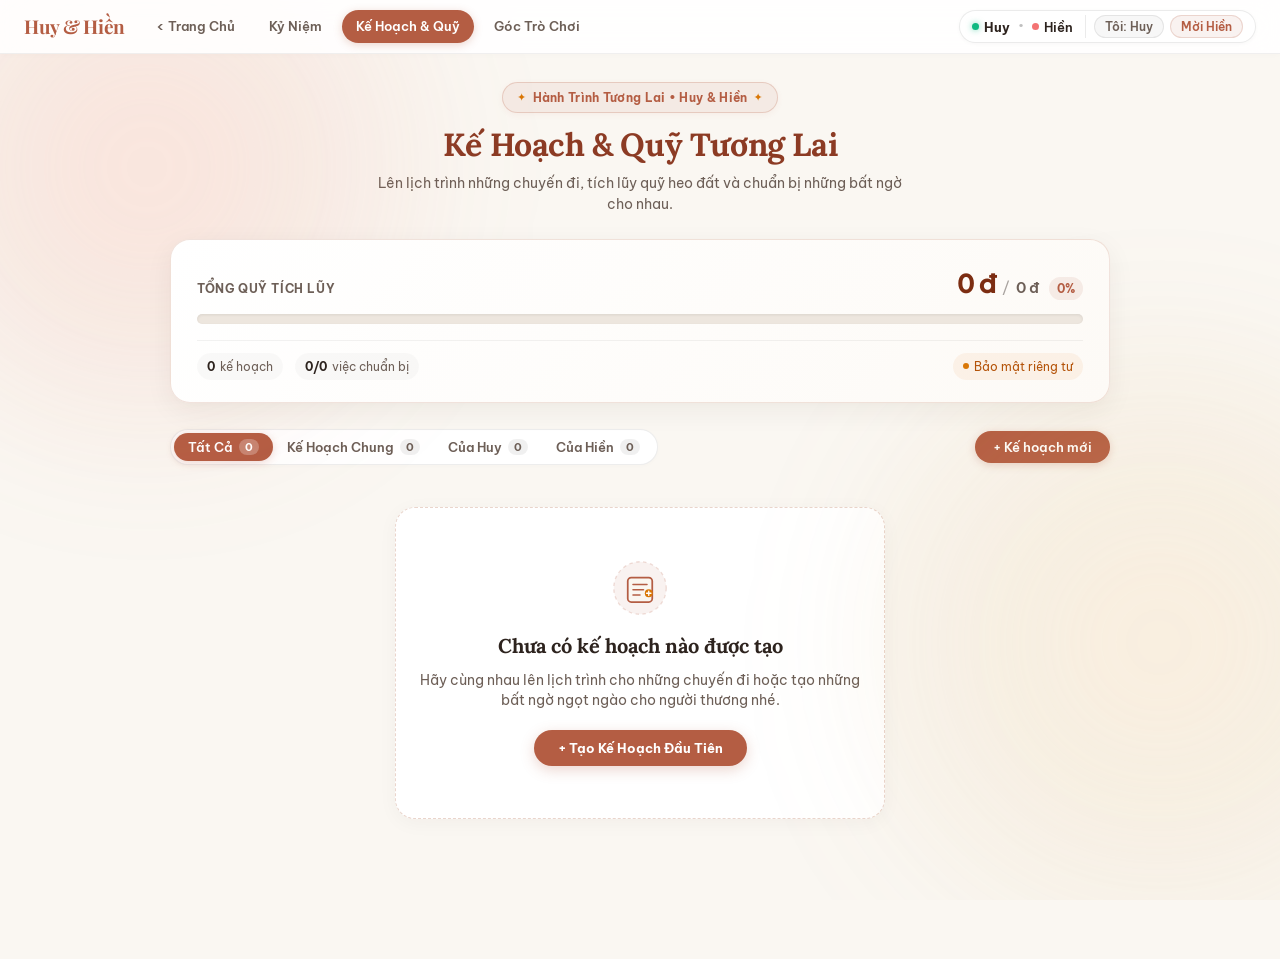
<file: goals.html>
<!DOCTYPE html>
<html lang="vi" data-theme="sunset">
<head>
    <meta charset="UTF-8">
    <meta name="viewport" content="width=device-width, initial-scale=1.0, maximum-scale=5.0, user-scalable=yes">
    <title>Kế Hoạch & Quỹ Tiết Kiệm • Huy & Hiền</title>
    <link rel="icon" type="image/svg+xml" href="favicon.svg">

    <!-- Đồng bộ theme -->
    <script>
        (function() {
            try {
                document.documentElement.setAttribute('data-theme', 'sunset');
                }
            } catch(e) {}
        })();
    </script>

    <!-- Google Fonts -->
    <link rel="preconnect" href="https://fonts.googleapis.com">
    <link rel="preconnect" href="https://fonts.gstatic.com" crossorigin>
    <link href="https://fonts.googleapis.com/css2?family=Be+Vietnam+Pro:ital,wght@0,300;0,400;0,500;0,600;0,700;0,800;0,900;1,400;1,600;1,700&family=Dancing+Script:wght@600;700&family=Lora:ital,wght@0,400;0,500;0,600;0,700;1,400;1,600&family=Playfair+Display:ital,wght@0,600;0,700;0,800;1,600&family=Plus+Jakarta+Sans:ital,wght@0,400;0,500;0,600;0,700;0,800;1,400;1,600&display=swap" rel="stylesheet">

    <!-- CSS chung & CSS riêng cho Kế Hoạch & Quỹ -->
    <link rel="stylesheet" href="css/style.css?v=20261106">
    <link rel="stylesheet" href="css/goals.css?v=20261108_v1">
</head>
<body class="goals-body">

    <!-- Đốm sáng hào quang nền dịu êm -->
    <div class="bg-decor-wrapper" aria-hidden="true">
        <div class="bg-glow-orb orb-1"></div>
        <div class="bg-glow-orb orb-2"></div>
    </div>

    <!-- THANH ĐIỀU HƯỚNG CHÍNH (TOP NAV) -->
    <header class="goals-top-nav">
        <div class="goals-nav-brand-group">
            <a href="index.html" class="goals-nav-logo" title="Trang chủ">Huy &amp; Hiền</a>
            <nav class="goals-nav-links" aria-label="Điều hướng chính">
                <a class="goals-nav-link" href="index.html" title="Trở về trang chủ">
                    <span class="nav-arrow">‹</span>
                    <span>Trang Chủ</span>
                </a>
                <a class="goals-nav-link" href="index.html#memories" title="Xem kỷ niệm">
                    <span>Kỷ Niệm</span>
                </a>
                <a class="goals-nav-link active" href="goals.html" title="Kế hoạch & Quỹ tương lai">
                    <span>Kế Hoạch &amp; Quỹ</span>
                </a>
                <a class="goals-nav-link" href="games.html" title="Góc trò chơi">
                    <span>Góc Trò Chơi</span>
                </a>
            </nav>
        </div>

        <!-- THANH TRẠNG THÁI ONL/OFF VÀ VAI TRÒ CỦA HAI BẠN -->
        <div class="couple-presence-dock" id="couplePresenceDock" title="Trạng thái kết nối của hai bạn">
            <div class="presence-badge" id="presenceBadgeHuy">
                <span class="status-indicator-dot off" id="dotHuy"></span>
                <span class="presence-name">Huy</span>
            </div>
            <span class="presence-divider">•</span>
            <div class="presence-badge" id="presenceBadgeHien">
                <span class="status-indicator-dot off" id="dotHien"></span>
                <span class="presence-name">Hiền</span>
            </div>
            <div class="presence-actions">
                <button class="role-switch-btn" id="btnSwitchMyRole" type="button" title="Chuyển đổi vai trò">
                    <span id="myRoleLabel">Tôi: Huy</span>
                </button>
                <button class="role-switch-btn invite-partner-btn" id="btnInvitePartner" type="button" title="Mời người yêu vào cùng">
                    <span>Mời bạn</span>
                </button>
            </div>
        </div>
    </header>

    <!-- NỘI DUNG CHÍNH (MAIN CONTAINER) -->
    <main class="goals-container">
        <!-- TIÊU ĐỀ SECTION -->
        <section class="goals-hero">
            <div class="goals-hero-badge">
                <span class="badge-sparkle">✦</span>
                <span>Hành Trình Tương Lai • Huy &amp; Hiền</span>
                <span class="badge-sparkle">✦</span>
            </div>
            <h1 class="goals-hero-title">Kế Hoạch &amp; Quỹ Tương Lai</h1>
            <p class="goals-hero-subtitle">
                Lên lịch trình những chuyến đi, tích lũy quỹ heo đất và chuẩn bị những bất ngờ cho nhau.
            </p>
        </section>

        <!-- THANH TỔNG QUAN TÀI CHÍNH KHOA HỌC -->
        <section class="goals-financial-strip" aria-label="Tổng quan tiến độ tài chính">
            <div class="financial-strip-main">
                <div class="financial-stat-group">
                    <span class="financial-stat-label">Tổng Quỹ Tích Lũy</span>
                    <div class="financial-stat-numbers">
                        <span class="financial-amount-current" id="summaryTotalSaved">0 đ</span>
                        <span class="financial-amount-divider">/</span>
                        <span class="financial-amount-target" id="summaryTotalTarget">0 đ</span>
                        <span class="financial-badge-pct" id="summaryPercent">0%</span>
                    </div>
                </div>

                <!-- Master Progress Bar mảnh mai 8px -->
                <div class="goals-master-track" role="progressbar" aria-label="Tiến độ hoàn thành mục tiêu">
                    <div class="goals-master-fill" id="summaryMasterFill" style="width: 0%;"></div>
                </div>
            </div>

            <!-- Dải chip thông tin phụ -->
            <div class="financial-strip-meta">
                <div class="financial-chip" id="chipGoalsCount">
                    <span class="financial-chip-num" id="summaryCountActive">0</span>
                    <span class="financial-chip-txt">kế hoạch</span>
                </div>
                <div class="financial-chip" id="chipChecklistCount">
                    <span class="financial-chip-num" id="summaryChecklistStats">0/0</span>
                    <span class="financial-chip-txt">việc chuẩn bị</span>
                </div>
                <div class="financial-chip privacy-chip" id="chipPrivacyStatus" title="Chế độ bí mật bảo vệ số tiền riêng tư">
                    <span class="privacy-status-dot"></span>
                    <span class="financial-chip-txt">Bảo mật riêng tư</span>
                </div>
            </div>
        </section>

        <!-- THANH ĐIỀU KHIỂN & BỘ LỌC PHÂN LOẠI (SEGMENTED TABS) -->
        <div class="goals-filter-bar">
            <div class="segmented-control" role="tablist" aria-label="Chọn không gian kế hoạch">
                <button class="segmented-btn active" data-space="all" type="button" role="tab" aria-selected="true">
                    <span>Tất Cả</span>
                    <span class="segmented-count" id="countTabAll">0</span>
                </button>
                <button class="segmented-btn" data-space="both" type="button" role="tab" aria-selected="false">
                    <span>Kế Hoạch Chung</span>
                    <span class="segmented-count" id="countTabBoth">0</span>
                </button>
                <button class="segmented-btn" data-space="huy" type="button" role="tab" aria-selected="false">
                    <span>Của Huy</span>
                    <span class="segmented-count" id="countTabHuy">0</span>
                </button>
                <button class="segmented-btn" data-space="hien" type="button" role="tab" aria-selected="false">
                    <span>Của Hiền</span>
                    <span class="segmented-count" id="countTabHien">0</span>
                </button>
            </div>

            <button class="btn-create-goal" type="button" onclick="window.GoalsApp.openCreateModal()" title="Tạo kế hoạch mới">
                <span>+ Kế hoạch mới</span>
            </button>
        </div>

        <!-- DANH SÁCH THẺ KẾ HOẠCH -->
        <section class="goals-grid" id="goalsGrid">
            <!-- Được render tự động từ js/goals.js -->
        </section>
    </main>

    <!-- ========================================================
         MODAL 1: THÊM / CHỈNH SỬA KẾ HOẠCH (DESIGN CHUẨN PASTEL)
         ======================================================== -->
    <div class="goals-modal-overlay" id="modalGoalForm" aria-hidden="true">
        <div class="goals-modal-card goal-form-card">
            <button class="modal-close-corner-btn" type="button" onclick="window.GoalsApp.closeModal('modalGoalForm')" aria-label="Đóng">✕</button>

            <h3 class="goals-modal-title" id="goalFormTitle">Thêm Kế Hoạch &amp; Dự Định</h3>
            <p class="goals-modal-desc">Lên lịch trình du lịch, dự định chung hoặc chuẩn bị bất ngờ</p>

            <form id="goalForm" onsubmit="event.preventDefault(); window.GoalsApp.handleSaveGoalForm();">
                <!-- Hàng 1: Tên kế hoạch -->
                <div class="goals-form-group">
                    <label class="goals-form-label" for="inputGoalTitle">Tên Kế Hoạch / Dự Định *</label>
                    <input type="text" class="goals-form-input" id="inputGoalTitle" required placeholder="VD: Đi Huế cùng Hiền ngắm sông Hương...">
                </div>

                <!-- Hàng 2: Danh mục & Không gian lưu trữ -->
                <div class="goals-form-grid-2">
                    <div class="goals-form-group">
                        <label class="goals-form-label" for="selectGoalCategory">Danh Mục</label>
                        <select class="goals-form-select" id="selectGoalCategory">
                            <option value="travel">Du lịch &amp; Khám phá</option>
                            <option value="gift">Kỷ niệm &amp; Quà tặng</option>
                            <option value="future">Dự định tương lai</option>
                            <option value="dating">Hẹn hò &amp; Ăn uống</option>
                            <option value="other">Mục tiêu khác</option>
                        </select>
                    </div>
                    <div class="goals-form-group">
                        <label class="goals-form-label" for="selectGoalSpace">Không Gian</label>
                        <select class="goals-form-select" id="selectGoalSpace">
                            <option value="both">Kế Hoạch Chung</option>
                            <option value="huy">Của Huy (Riêng)</option>
                            <option value="hien">Của Hiền (Riêng)</option>
                        </select>
                    </div>
                </div>

                <!-- Hàng 3: Địa điểm & Link Quỹ MoMo (Gọn gàng, sạch sẽ, không icon rườm rà) -->
                <div class="goals-form-grid-2">
                    <div class="goals-form-group">
                        <label class="goals-form-label" for="inputGoalLocation">Địa Điểm / Nơi Chốn</label>
                        <input type="text" class="goals-form-input" id="inputGoalLocation" placeholder="VD: Đà Lạt, Cố Đô Huế, Rạp phim...">
                    </div>
                    <div class="goals-form-group">
                        <label class="goals-form-label" for="inputGoalMomoLink">Link Quỹ MoMo</label>
                        <input type="url" class="goals-form-input" id="inputGoalMomoLink" placeholder="https://me.momo.vn/... hoặc link quỹ">
                    </div>
                </div>

                <!-- Hàng 4: Thời gian dự kiến & Mục tiêu tiết kiệm -->
                <div class="goals-form-grid-2">
                    <div class="goals-form-group">
                        <label class="goals-form-label" for="inputGoalDate">Thời Gian Dự Kiến</label>
                        <input type="date" class="goals-form-input" id="inputGoalDate">
                    </div>
                    <div class="goals-form-group">
                        <label class="goals-form-label" for="inputGoalTarget">Mục Tiêu Tiết Kiệm (VNĐ)</label>
                        <input type="number" class="goals-form-input" id="inputGoalTarget" step="100000" min="0" placeholder="6000000">
                    </div>
                </div>

                <!-- Hàng 5: Số tiền đã có & Chế độ bí mật -->
                <div class="goals-form-grid-2 align-center">
                    <div class="goals-form-group" style="margin-bottom: 0;">
                        <label class="goals-form-label" for="inputGoalInitial">Số Tiền Đã Có Sẵn (VNĐ)</label>
                        <input type="number" class="goals-form-input" id="inputGoalInitial" step="50000" min="0" placeholder="0">
                    </div>
                    <div class="goals-secret-compact-box">
                        <label class="goals-checkbox-label" for="checkboxGoalSecret">
                            <input type="checkbox" id="checkboxGoalSecret" class="goals-styled-checkbox">
                            <span class="goals-checkbox-txt">Ẩn số tiền với đối phương (Bí mật)</span>
                        </label>
                    </div>
                </div>

                <div class="goals-modal-actions" style="margin-top: 18px;">
                    <button class="modal-btn-cancel" type="button" onclick="window.GoalsApp.closeModal('modalGoalForm')">Hủy</button>
                    <button class="modal-btn-submit" type="submit">Lưu Kế Hoạch</button>
                </div>
            </form>
        </div>
    </div>

    <!-- ========================================================
         MODAL 2: NẠP TIỀN TIẾT KIỆM (PIGGYBANK DEPOSIT)
         ======================================================== -->
    <div class="goals-modal-overlay" id="modalDeposit" aria-hidden="true">
        <div class="goals-modal-card" style="max-width: 420px;">
            <h3 class="goals-modal-title">Nạp Quỹ Tiết Kiệm</h3>
            <p class="goals-modal-desc" id="depositGoalTitle">Nuôi heo đất tích lũy cho kế hoạch</p>

            <form onsubmit="event.preventDefault(); window.GoalsApp.handleConfirmDeposit();">
                <div class="goals-form-group">
                    <label class="goals-form-label" for="inputDepositAmount">Số Tiền Nạp (VNĐ)</label>
                    <input type="number" class="goals-form-input" id="inputDepositAmount" required step="50000" min="10000" value="200000">

                    <div class="quick-amount-buttons">
                        <button type="button" class="quick-amount-btn" data-val="100000">+100k</button>
                        <button type="button" class="quick-amount-btn" data-val="200000">+200k</button>
                        <button type="button" class="quick-amount-btn" data-val="500000">+500k</button>
                        <button type="button" class="quick-amount-btn" data-val="1000000">+1 Triệu</button>
                        <button type="button" class="quick-amount-btn" data-val="2000000">+2 Triệu</button>
                    </div>
                </div>

                <div class="goals-form-group">
                    <label class="goals-form-label" for="inputDepositNote">Ghi Chú Nguồn Tiền</label>
                    <input type="text" class="goals-form-input" id="inputDepositNote" placeholder="VD: Thưởng dự án, tiết kiệm cafe...">
                </div>

                <div class="goals-modal-actions">
                    <button class="modal-btn-cancel" type="button" onclick="window.GoalsApp.closeModal('modalDeposit')">Hủy</button>
                    <button class="modal-btn-submit" type="submit">Xác Nhận Nạp Tiền</button>
                </div>
            </form>
        </div>
    </div>

    <!-- ========================================================
         MODAL 4: CHI TIẾT TIẾN ĐỘ QUỸ & MÃ QR MOMO (DEDICATED MOMO FUND MODAL)
         - Bên cạnh thông tin tiến độ sẽ hiện Mã QR từ link MoMo để tham gia quỹ
         ======================================================== -->
    <div class="goals-modal-overlay" id="modalFundDetail" aria-hidden="true">
        <div class="goals-modal-card fund-detail-modal-card">
            <!-- Nút đóng x ở góc -->
            <button class="modal-close-corner-btn" type="button" onclick="window.GoalsApp.closeModal('modalFundDetail')" aria-label="Đóng">✕</button>

            <div class="fund-modal-top-bar">
                <div class="fund-badges-row">
                    <span class="fund-cat-pill" id="fundModalCatBadge">Du Lịch</span>
                    <span class="fund-space-pill" id="fundModalSpaceBadge">Kế Hoạch Chung</span>
                </div>
                <h3 class="fund-modal-main-title" id="fundModalTitle">Chuyến Đi Của Chúng Mình</h3>
                <p class="fund-modal-subtitle" id="fundModalSubtitle">Tiến độ tài chính và mã QR MoMo tham gia đóng góp</p>
            </div>

            <div class="fund-modal-split-grid">
                <!-- CỘT 1: THÔNG TIN TIẾN ĐỘ VÀ LỊCH SỬ NẠP HEO ĐẤT -->
                <div class="fund-modal-left-col">
                    <div class="fund-status-card">
                        <div class="fund-card-meta-row">
                            <span class="fund-stat-label">Tiến Độ Tích Lũy</span>
                            <span class="fund-pct-tag" id="fundModalPctBadge">0%</span>
                        </div>
                        <div class="fund-amount-big-row">
                            <span class="fund-amount-saved" id="fundModalSavedAmount">0 đ</span>
                            <span class="fund-amount-sep">/</span>
                            <span class="fund-amount-goal" id="fundModalGoalAmount">0 đ</span>
                        </div>
                        <div class="savings-track fund-modal-track" role="progressbar">
                            <div class="savings-fill" id="fundModalFillBar" style="width: 0%;"></div>
                        </div>
                        <div class="fund-meta-footer" id="fundModalTimingFooter">
                            <span class="fund-timing-txt" id="fundModalDateTxt">📅 Dự kiến: Đang cập nhật</span>
                            <span class="fund-days-left-badge" id="fundModalDaysBadge">Chưa đặt ngày</span>
                        </div>
                    </div>

                    <!-- Nút thao tác nhanh nạp tiền -->
                    <div class="fund-quick-actions">
                        <button class="fund-deposit-btn" type="button" onclick="window.GoalsApp.openDepositFromDetail()">
                            <span class="piggy-icon"></span>
                            <span>Nuôi Heo Đất (+ Nạp Quỹ)</span>
                        </button>
                    </div>

                    <!-- Lịch sử các lần đóng góp heo đất -->
                    <div class="fund-history-box">
                        <div class="fund-history-header">
                            <span class="fund-history-heading">Lịch Sử Đóng Góp</span>
                            <span class="fund-history-badge" id="fundModalHistoryCount">0 lần</span>
                        </div>
                        <div class="fund-history-scroll" id="fundModalHistoryList">
                            <!-- Render tự động: Huy đã góp, Hiền đã góp... -->
                        </div>
                    </div>
                </div>

                <!-- CỘT 2: KHUNG MÃ QR MOMO SANG TRỌNG ĐỂ THAM GIA QUỸ -->
                <div class="fund-modal-right-col">
                    <div class="momo-exclusive-card">
                        <div class="momo-card-brand">
                            <div class="momo-brand-icon-wrap">
                                <span class="momo-brand-text">MoMo</span>
                            </div>
                            <div class="momo-brand-title-wrap">
                                <span class="momo-card-sub">Quỹ Heo Đất &amp; Quyên Góp</span>
                                <h4 class="momo-card-heading">Quét Mã Vào Quỹ</h4>
                            </div>
                        </div>

                        <!-- KHUNG HIỂN THỊ MÃ QR CODE TỰ ĐỘNG SINH TỪ LINK -->
                        <div class="momo-qr-visual-box" id="momoQrVisualBox">
                            <!-- Ảnh mã QR Code sẽ được render tự động -->
                        </div>

                        <!-- Cụm nút bấm tương tác MoMo -->
                        <div class="momo-buttons-stack" id="momoButtonsStack">
                            <a class="momo-action-btn momo-open-btn" id="btnOpenMomoDirect" href="#" target="_blank" rel="noopener noreferrer">
                                <svg width="17" height="17" viewBox="0 0 24 24" fill="none" stroke="currentColor" stroke-width="2.2" stroke-linecap="round" stroke-linejoin="round"><path d="M18 13v6a2 2 0 0 1-2 2H5a2 2 0 0 1-2-2V8a2 2 0 0 1 2-2h6"></path><polyline points="15 3 21 3 21 9"></polyline><line x1="10" y1="14" x2="21" y2="3"></line></svg>
                                <span>Mở App MoMo</span>
                            </a>
                            <button class="momo-action-btn momo-copy-btn" id="btnCopyMomoDirect" type="button">
                                <svg width="17" height="17" viewBox="0 0 24 24" fill="none" stroke="currentColor" stroke-width="2.2" stroke-linecap="round" stroke-linejoin="round"><rect x="9" y="9" width="13" height="13" rx="2" ry="2"></rect><path d="M5 15H4a2 2 0 0 1-2-2V4a2 2 0 0 1 2-2h9a2 2 0 0 1 2 2v1"></path></svg>
                                <span>Sao Chép Link Quỹ</span>
                            </button>
                        </div>

                        <!-- Form cập nhật link MoMo nhanh ngay trong modal nếu muốn đổi link -->
                        <div class="momo-link-inline-editor">
                            <label class="momo-inline-label" for="inputInlineMomo">Cập nhật link MoMo của mục này:</label>
                            <div class="momo-inline-input-row">
                                <input type="url" class="momo-inline-field" id="inputInlineMomo" placeholder="https://me.momo.vn/... hoặc link quỹ">
                                <button class="momo-inline-btn" type="button" onclick="window.GoalsApp.handleSaveInlineMomo()">Lưu</button>
                            </div>
                        </div>
                    </div>
                </div>
            </div>

            <div class="fund-modal-footer">
                <button class="modal-btn-cancel" type="button" onclick="window.GoalsApp.closeModal('modalFundDetail')">Đóng Cửa Sổ</button>
            </div>
        </div>
    </div>

    <!-- ========================================================
         MODAL 3: XÁC NHẬN XÓA KẾ HOẠCH (CUSTOM CONFIRMATION DIALOG)
         - Thay thế hoàn toàn popup window.confirm() mặc định của trình duyệt
         ======================================================== -->
    <div class="goals-modal-overlay" id="modalConfirmDelete" aria-hidden="true">
        <div class="goals-modal-card" style="max-width: 400px; text-align: center;">
            <div class="delete-icon-badge" aria-hidden="true">
                <svg width="26" height="26" viewBox="0 0 24 24" fill="none" stroke="#dc2626" stroke-width="2" stroke-linecap="round" stroke-linejoin="round">
                    <polyline points="3 6 5 6 21 6"></polyline>
                    <path d="M19 6v14a2 2 0 0 1-2 2H7a2 2 0 0 1-2-2V6m3 0V4a2 2 0 0 1 2-2h4a2 2 0 0 1 2 2v2"></path>
                    <line x1="10" y1="11" x2="10" y2="17"></line>
                    <line x1="14" y1="11" x2="14" y2="17"></line>
                </svg>
            </div>
            <h3 class="goals-modal-title" style="margin-top: 10px;">Xác Nhận Xóa Kế Hoạch</h3>
            <p class="goals-modal-desc" id="deleteConfirmMsg" style="margin-bottom: 20px;">
                Bạn có chắc chắn muốn xóa kế hoạch này không?
            </p>
            <div class="goals-modal-actions" style="justify-content: center; gap: 10px;">
                <button class="modal-btn-cancel" type="button" onclick="window.GoalsApp.closeModal('modalConfirmDelete')">Giữ Lại</button>
                <button class="modal-btn-danger" id="btnConfirmDeleteAction" type="button" onclick="window.GoalsApp.handleConfirmDelete()">Xóa Kế Hoạch</button>
            </div>
        </div>
    </div>

    <!-- TOAST THÔNG BÁO NHẸ NHÀNG (CUSTOM NOTIFICATION TOAST) -->
    <div class="goals-toast" id="goalsToast" aria-live="polite"></div>

    <!-- Hệ thống Kết nối Mạng P2P & Đồng bộ 2 Người -->
    <script src="lib/peerjs.min.js?v=20261106"></script>
    <script src="js/couple-network.js?v=20261106"></script>
    <script src="js/goals.js?v=20261108_v1"></script>
</body>
</html>
</file>
<file: css/style.css>
button, input, select, textarea {
    font-family: inherit;
}
/* ========================================================
   THEME KỶ NIỆM ẤM ÁP - DÒNG THỜI GIAN CUỘN DỌC
   (Vertical Storytelling Timeline + Carousel Nhiều Ảnh + Địa Điểm + Tên Bài Nhạc)
   ======================================================== */

:root,
[data-theme="sunset"] {
    --bg-page: #fbf8f4;
    --card-surface: #ffffff;
    --text-primary: #2d231e;
    --text-secondary: #6d5f57;
    --text-muted: #9e8e84;
    --accent-warm: #d96b52;
    --accent-warm-hover: #c4573f;
    --accent-soft: #faece6;
    --accent-gold: #c9933b;
    --border-card: rgba(217, 107, 82, 0.16);
    --line-color: #e8ded9;
    --dot-color: rgba(217, 107, 82, 0.07);
    --shadow-soft: 0 6px 24px rgba(45, 35, 30, 0.05);
    --shadow-hover: 0 16px 40px rgba(45, 35, 30, 0.1);
    --font-serif: 'Playfair Display', 'Lora', 'Be Vietnam Pro', Georgia, serif;
    --font-sans: 'Be Vietnam Pro', 'Plus Jakarta Sans', system-ui, -apple-system, BlinkMacSystemFont, 'Segoe UI', Roboto, sans-serif;
    --radius-md: 18px;
    --radius-lg: 24px;
    --clock-card-bg: linear-gradient(135deg, rgba(255, 253, 250, 0.96) 0%, rgba(254, 246, 239, 0.94) 100%);
    --clock-card-border: rgba(228, 185, 172, 0.7);
    --clock-glow: radial-gradient(ellipse at center, rgba(246, 218, 203, 0.5) 0%, rgba(251, 240, 233, 0.25) 55%, transparent 75%);
    --theme-gear-bg: rgba(255, 255, 255, 0.88);
    --theme-gear-border: rgba(217, 107, 82, 0.25);
}

[data-theme="vintage-rose"] {
    --bg-page: #faf5f6;
    --card-surface: #ffffff;
    --text-primary: #2e1e24;
    --text-secondary: #6e565f;
    --text-muted: #9c838d;
    --accent-warm: #c86b85;
    --accent-warm-hover: #b35570;
    --accent-soft: #faebee;
    --accent-gold: #719171;
    --border-card: rgba(200, 107, 133, 0.16);
    --line-color: #ebdce0;
    --dot-color: rgba(200, 107, 133, 0.07);
    --shadow-soft: 0 6px 24px rgba(45, 25, 35, 0.05);
    --shadow-hover: 0 16px 40px rgba(45, 25, 35, 0.1);
    --font-serif: 'Playfair Display', 'Lora', 'Be Vietnam Pro', Georgia, serif;
    --font-sans: 'Be Vietnam Pro', 'Plus Jakarta Sans', system-ui, -apple-system, BlinkMacSystemFont, 'Segoe UI', Roboto, sans-serif;
    --radius-md: 18px;
    --radius-lg: 24px;
    --clock-card-bg: linear-gradient(135deg, rgba(255, 252, 253, 0.96) 0%, rgba(253, 244, 246, 0.94) 100%);
    --clock-card-border: rgba(226, 182, 195, 0.7);
    --clock-glow: radial-gradient(ellipse at center, rgba(245, 215, 224, 0.5) 0%, rgba(250, 238, 242, 0.25) 55%, transparent 75%);
    --theme-gear-bg: rgba(255, 255, 255, 0.88);
    --theme-gear-border: rgba(200, 107, 133, 0.25);
}

[data-theme="midnight"] {
    --bg-page: #101422;
    --card-surface: #191f34;
    --text-primary: #f1f3f9;
    --text-secondary: #c3cbdf;
    --text-muted: #8490b0;
    --accent-warm: #a78bfa;
    --accent-warm-hover: #8b5cf6;
    --accent-soft: #272147;
    --accent-gold: #fbbf24;
    --border-card: rgba(167, 139, 250, 0.22);
    --line-color: #272f4e;
    --dot-color: rgba(167, 139, 250, 0.12);
    --shadow-soft: 0 6px 24px rgba(0, 0, 0, 0.35);
    --shadow-hover: 0 16px 40px rgba(0, 0, 0, 0.55);
    --font-serif: 'Playfair Display', 'Lora', 'Be Vietnam Pro', Georgia, serif;
    --font-sans: 'Be Vietnam Pro', 'Plus Jakarta Sans', system-ui, -apple-system, BlinkMacSystemFont, 'Segoe UI', Roboto, sans-serif;
    --radius-md: 18px;
    --radius-lg: 24px;
    --clock-card-bg: linear-gradient(135deg, rgba(28, 34, 58, 0.96) 0%, rgba(22, 27, 46, 0.94) 100%);
    --clock-card-border: rgba(167, 139, 250, 0.35);
    --clock-glow: radial-gradient(ellipse at center, rgba(167, 139, 250, 0.28) 0%, rgba(139, 92, 246, 0.12) 55%, transparent 75%);
    --theme-gear-bg: rgba(25, 31, 52, 0.88);
    --theme-gear-border: rgba(167, 139, 250, 0.35);
}

[data-theme="autumn"] {
    --bg-page: #f9f5ed;
    --card-surface: #ffffff;
    --text-primary: #2d2218;
    --text-secondary: #6e5947;
    --text-muted: #9c8672;
    --accent-warm: #c27835;
    --accent-warm-hover: #a66023;
    --accent-soft: #faeee0;
    --accent-gold: #d49a42;
    --border-card: rgba(194, 120, 53, 0.16);
    --line-color: #ebdfd0;
    --dot-color: rgba(194, 120, 53, 0.07);
    --shadow-soft: 0 6px 24px rgba(45, 35, 20, 0.05);
    --shadow-hover: 0 16px 40px rgba(45, 35, 20, 0.1);
    --font-serif: 'Playfair Display', 'Lora', 'Be Vietnam Pro', Georgia, serif;
    --font-sans: 'Be Vietnam Pro', 'Plus Jakarta Sans', system-ui, -apple-system, BlinkMacSystemFont, 'Segoe UI', Roboto, sans-serif;
    --radius-md: 18px;
    --radius-lg: 24px;
    --clock-card-bg: linear-gradient(135deg, rgba(255, 252, 248, 0.96) 0%, rgba(253, 246, 237, 0.94) 100%);
    --clock-card-border: rgba(228, 195, 160, 0.7);
    --clock-glow: radial-gradient(ellipse at center, rgba(245, 222, 195, 0.5) 0%, rgba(250, 240, 228, 0.25) 55%, transparent 75%);
    --theme-gear-bg: rgba(255, 255, 255, 0.88);
    --theme-gear-border: rgba(194, 120, 53, 0.25);
}

[data-theme="cotton-candy"] {
    --bg-page: #fff5f8;
    --card-surface: #ffffff;
    --text-primary: #301c26;
    --text-secondary: #725565;
    --text-muted: #a38194;
    --accent-warm: #ec4899;
    --accent-warm-hover: #db2777;
    --accent-soft: #fde8f2;
    --accent-gold: #0284c7;
    --border-card: rgba(236, 72, 153, 0.16);
    --line-color: #ebdce4;
    --dot-color: rgba(236, 72, 153, 0.07);
    --shadow-soft: 0 6px 24px rgba(45, 20, 35, 0.05);
    --shadow-hover: 0 16px 40px rgba(45, 20, 35, 0.1);
    --font-serif: 'Playfair Display', 'Lora', 'Be Vietnam Pro', Georgia, serif;
    --font-sans: 'Be Vietnam Pro', 'Plus Jakarta Sans', system-ui, -apple-system, BlinkMacSystemFont, 'Segoe UI', Roboto, sans-serif;
    --radius-md: 18px;
    --radius-lg: 24px;
    --clock-card-bg: linear-gradient(135deg, rgba(255, 252, 254, 0.96) 0%, rgba(254, 244, 249, 0.94) 100%);
    --clock-card-border: rgba(238, 182, 210, 0.7);
    --clock-glow: radial-gradient(ellipse at center, rgba(249, 210, 230, 0.5) 0%, rgba(254, 238, 247, 0.25) 55%, transparent 75%);
    --theme-gear-bg: rgba(255, 255, 255, 0.88);
    --theme-gear-border: rgba(236, 72, 153, 0.25);
}

[data-theme="ocean"] {
    --bg-page: #f1f8f8;
    --card-surface: #ffffff;
    --text-primary: #162729;
    --text-secondary: #4c666a;
    --text-muted: #7d999e;
    --accent-warm: #2a9d8f;
    --accent-warm-hover: #21867a;
    --accent-soft: #e2f4f2;
    --accent-gold: #e76f51;
    --border-card: rgba(42, 157, 143, 0.16);
    --line-color: #dbebe9;
    --dot-color: rgba(42, 157, 143, 0.07);
    --shadow-soft: 0 6px 24px rgba(20, 40, 45, 0.05);
    --shadow-hover: 0 16px 40px rgba(20, 40, 45, 0.1);
    --font-serif: 'Playfair Display', 'Lora', 'Be Vietnam Pro', Georgia, serif;
    --font-sans: 'Be Vietnam Pro', 'Plus Jakarta Sans', system-ui, -apple-system, BlinkMacSystemFont, 'Segoe UI', Roboto, sans-serif;
    --radius-md: 18px;
    --radius-lg: 24px;
    --clock-card-bg: linear-gradient(135deg, rgba(252, 255, 255, 0.96) 0%, rgba(242, 250, 250, 0.94) 100%);
    --clock-card-border: rgba(175, 218, 213, 0.7);
    --clock-glow: radial-gradient(ellipse at center, rgba(198, 232, 228, 0.5) 0%, rgba(232, 247, 245, 0.25) 55%, transparent 75%);
    --theme-gear-bg: rgba(255, 255, 255, 0.88);
    --theme-gear-border: rgba(42, 157, 143, 0.25);
}

[data-theme="secret-garden"] {
    --bg-page: #f5f8f2;
    --card-surface: #ffffff;
    --text-primary: #1c2616;
    --text-secondary: #516347;
    --text-muted: #809677;
    --accent-warm: #558b2f;
    --accent-warm-hover: #3f6a20;
    --accent-soft: #eef5e6;
    --accent-gold: #b45309;
    --border-card: rgba(85, 139, 47, 0.18);
    --line-color: #e1ebd8;
    --dot-color: rgba(85, 139, 47, 0.07);
    --shadow-soft: 0 6px 24px rgba(25, 45, 20, 0.05);
    --shadow-hover: 0 16px 40px rgba(25, 45, 20, 0.1);
    --font-serif: 'Playfair Display', 'Lora', 'Be Vietnam Pro', Georgia, serif;
    --font-sans: 'Be Vietnam Pro', 'Plus Jakarta Sans', system-ui, -apple-system, BlinkMacSystemFont, 'Segoe UI', Roboto, sans-serif;
    --radius-md: 18px;
    --radius-lg: 24px;
    --clock-card-bg: linear-gradient(135deg, rgba(253, 255, 251, 0.96) 0%, rgba(245, 250, 241, 0.94) 100%);
    --clock-card-border: rgba(182, 214, 160, 0.7);
    --clock-glow: radial-gradient(ellipse at center, rgba(210, 235, 195, 0.5) 0%, rgba(235, 247, 225, 0.25) 55%, transparent 75%);
    --theme-gear-bg: rgba(255, 255, 255, 0.88);
    --theme-gear-border: rgba(85, 139, 47, 0.25);
}

[data-theme="bordeaux"] {
    --bg-page: #fcf5f6;
    --card-surface: #ffffff;
    --text-primary: #2d141b;
    --text-secondary: #6d4852;
    --text-muted: #9c7782;
    --accent-warm: #9f1239;
    --accent-warm-hover: #881337;
    --accent-soft: #fbebf0;
    --accent-gold: #d97706;
    --border-card: rgba(159, 18, 57, 0.16);
    --line-color: #ebd6dc;
    --dot-color: rgba(159, 18, 57, 0.07);
    --shadow-soft: 0 6px 24px rgba(45, 20, 25, 0.05);
    --shadow-hover: 0 16px 40px rgba(45, 20, 25, 0.1);
    --font-serif: 'Playfair Display', 'Lora', 'Be Vietnam Pro', Georgia, serif;
    --font-sans: 'Be Vietnam Pro', 'Plus Jakarta Sans', system-ui, -apple-system, BlinkMacSystemFont, 'Segoe UI', Roboto, sans-serif;
    --radius-md: 18px;
    --radius-lg: 24px;
    --clock-card-bg: linear-gradient(135deg, rgba(255, 252, 253, 0.96) 0%, rgba(254, 243, 246, 0.94) 100%);
    --clock-card-border: rgba(224, 168, 184, 0.7);
    --clock-glow: radial-gradient(ellipse at center, rgba(245, 198, 211, 0.5) 0%, rgba(252, 228, 235, 0.25) 55%, transparent 75%);
    --theme-gear-bg: rgba(255, 255, 255, 0.88);
    --theme-gear-border: rgba(159, 18, 57, 0.25);
}

[data-theme="mocha"] {
    --bg-page: #f7f3ed;
    --card-surface: #ffffff;
    --text-primary: #2a1e17;
    --text-secondary: #6b584d;
    --text-muted: #988478;
    --accent-warm: #824d28;
    --accent-warm-hover: #6d3e1d;
    --accent-soft: #f4eae2;
    --accent-gold: #c28b38;
    --border-card: rgba(130, 77, 40, 0.16);
    --line-color: #e7dbce;
    --dot-color: rgba(130, 77, 40, 0.07);
    --shadow-soft: 0 6px 24px rgba(45, 30, 20, 0.05);
    --shadow-hover: 0 16px 40px rgba(45, 30, 20, 0.1);
    --font-serif: 'Playfair Display', 'Lora', 'Be Vietnam Pro', Georgia, serif;
    --font-sans: 'Be Vietnam Pro', 'Plus Jakarta Sans', system-ui, -apple-system, BlinkMacSystemFont, 'Segoe UI', Roboto, sans-serif;
    --radius-md: 18px;
    --radius-lg: 24px;
    --clock-card-bg: linear-gradient(135deg, rgba(255, 253, 250, 0.96) 0%, rgba(251, 245, 238, 0.94) 100%);
    --clock-card-border: rgba(218, 189, 168, 0.7);
    --clock-glow: radial-gradient(ellipse at center, rgba(240, 218, 200, 0.5) 0%, rgba(248, 236, 226, 0.25) 55%, transparent 75%);
    --theme-gear-bg: rgba(255, 255, 255, 0.88);
    --theme-gear-border: rgba(130, 77, 40, 0.25);
}

[data-theme="lavender"] {
    --bg-page: #f8f6fc;
    --card-surface: #ffffff;
    --text-primary: #251c2e;
    --text-secondary: #635471;
    --text-muted: #9384a2;
    --accent-warm: #8b5cf6;
    --accent-warm-hover: #7c3aed;
    --accent-soft: #f1ebfc;
    --accent-gold: #f59e0b;
    --border-card: rgba(139, 92, 246, 0.16);
    --line-color: #e6dff2;
    --dot-color: rgba(139, 92, 246, 0.07);
    --shadow-soft: 0 6px 24px rgba(35, 20, 45, 0.05);
    --shadow-hover: 0 16px 40px rgba(35, 20, 45, 0.1);
    --font-serif: 'Playfair Display', 'Lora', 'Be Vietnam Pro', Georgia, serif;
    --font-sans: 'Be Vietnam Pro', 'Plus Jakarta Sans', system-ui, -apple-system, BlinkMacSystemFont, 'Segoe UI', Roboto, sans-serif;
    --radius-md: 18px;
    --radius-lg: 24px;
    --clock-card-bg: linear-gradient(135deg, rgba(254, 252, 255, 0.96) 0%, rgba(248, 244, 253, 0.94) 100%);
    --clock-card-border: rgba(208, 189, 245, 0.7);
    --clock-glow: radial-gradient(ellipse at center, rgba(228, 212, 252, 0.5) 0%, rgba(243, 236, 253, 0.25) 55%, transparent 75%);
    --theme-gear-bg: rgba(255, 255, 255, 0.88);
    --theme-gear-border: rgba(139, 92, 246, 0.25);
}

[data-theme="peach"] {
    --bg-page: #fff8f3;
    --card-surface: #ffffff;
    --text-primary: #2e2019;
    --text-secondary: #725b50;
    --text-muted: #a2897e;
    --accent-warm: #f46a38;
    --accent-warm-hover: #dd5524;
    --accent-soft: #feece2;
    --accent-gold: #f59e0b;
    --border-card: rgba(244, 106, 56, 0.16);
    --line-color: #fae3d5;
    --dot-color: rgba(244, 106, 56, 0.07);
    --shadow-soft: 0 6px 24px rgba(45, 25, 20, 0.05);
    --shadow-hover: 0 16px 40px rgba(45, 25, 20, 0.1);
    --font-serif: 'Playfair Display', 'Lora', 'Be Vietnam Pro', Georgia, serif;
    --font-sans: 'Be Vietnam Pro', 'Plus Jakarta Sans', system-ui, -apple-system, BlinkMacSystemFont, 'Segoe UI', Roboto, sans-serif;
    --radius-md: 18px;
    --radius-lg: 24px;
    --clock-card-bg: linear-gradient(135deg, rgba(255, 253, 251, 0.96) 0%, rgba(255, 247, 242, 0.94) 100%);
    --clock-card-border: rgba(248, 196, 175, 0.7);
    --clock-glow: radial-gradient(ellipse at center, rgba(254, 218, 202, 0.5) 0%, rgba(255, 238, 230, 0.25) 55%, transparent 75%);
    --theme-gear-bg: rgba(255, 255, 255, 0.88);
    --theme-gear-border: rgba(244, 106, 56, 0.25);
}

[data-theme="aurora-night"] {
    --bg-page: #09111e;
    --card-surface: #111d31;
    --text-primary: #f0f6fc;
    --text-secondary: #bcd0e8;
    --text-muted: #7892b1;
    --accent-warm: #38bdf8;
    --accent-warm-hover: #0ea5e9;
    --accent-soft: #142947;
    --accent-gold: #34d399;
    --border-card: rgba(56, 189, 248, 0.22);
    --line-color: #1c3050;
    --dot-color: rgba(56, 189, 248, 0.12);
    --shadow-soft: 0 6px 24px rgba(0, 0, 0, 0.35);
    --shadow-hover: 0 16px 40px rgba(0, 0, 0, 0.55);
    --font-serif: 'Playfair Display', 'Lora', 'Be Vietnam Pro', Georgia, serif;
    --font-sans: 'Be Vietnam Pro', 'Plus Jakarta Sans', system-ui, -apple-system, BlinkMacSystemFont, 'Segoe UI', Roboto, sans-serif;
    --radius-md: 18px;
    --radius-lg: 24px;
    --clock-card-bg: linear-gradient(135deg, rgba(17, 29, 49, 0.96) 0%, rgba(13, 22, 38, 0.94) 100%);
    --clock-card-border: rgba(56, 189, 248, 0.35);
    --clock-glow: radial-gradient(ellipse at center, rgba(56, 189, 248, 0.28) 0%, rgba(52, 211, 153, 0.12) 55%, transparent 75%);
    --theme-gear-bg: rgba(17, 29, 49, 0.88);
    --theme-gear-border: rgba(56, 189, 248, 0.35);
}
* {
    margin: 0;
    padding: 0;
    box-sizing: border-box;
    -webkit-tap-highlight-color: transparent;
}

html {
    transition: background-color 0.4s ease, color 0.4s ease;
}

html, body {
    width: 100%;
    min-height: 100%;
    background-color: var(--bg-page);
    background-image: radial-gradient(var(--dot-color, rgba(217, 107, 82, 0.065)) 1px, transparent 1px);
    background-size: 28px 28px;
    color: var(--text-primary);
    font-family: var(--font-sans);
    line-height: 1.6;
    overflow-x: hidden;
    scroll-behavior: smooth;
    transition: background-color 0.4s ease, color 0.4s ease;
}

/* ========================================================
   DECOR BACKGROUND NỀN (AURA BLOBS, TEXTURE & SPARKLES)
   ======================================================== */
.bg-decor-wrapper {
    position: fixed;
    top: 0;
    left: 0;
    width: 100vw;
    height: 100vh;
    pointer-events: none;
    z-index: 0;
    overflow: hidden;
}

/* Các quầng sáng cực quang ấm áp (Dreamy Glow Orbs) */
.bg-glow-orb {
    position: absolute;
    border-radius: 50%;
    filter: blur(85px);
    -webkit-filter: blur(85px);
    opacity: 0.55;
    animation: floatAura 20s ease-in-out infinite alternate;
}

.bg-glow-orb.orb-1 {
    top: -12vh;
    left: -10vw;
    width: 50vw;
    height: 50vw;
    max-width: 550px;
    max-height: 550px;
    background: radial-gradient(circle, rgba(255, 185, 168, 0.55) 0%, rgba(217, 107, 82, 0.18) 55%, transparent 75%);
    animation-duration: 22s;
}

.bg-glow-orb.orb-2 {
    top: 38vh;
    right: -14vw;
    width: 52vw;
    height: 52vw;
    max-width: 600px;
    max-height: 600px;
    background: radial-gradient(circle, rgba(255, 222, 175, 0.5) 0%, rgba(201, 147, 59, 0.16) 55%, transparent 75%);
    animation-duration: 26s;
    animation-delay: -6s;
}

.bg-glow-orb.orb-3 {
    bottom: -15vh;
    left: 15vw;
    width: 54vw;
    height: 54vw;
    max-width: 620px;
    max-height: 620px;
    background: radial-gradient(circle, rgba(255, 195, 208, 0.45) 0%, rgba(217, 107, 82, 0.14) 55%, transparent 75%);
    animation-duration: 24s;
    animation-delay: -12s;
}

@keyframes floatAura {
    0% {
        transform: translate(0, 0) scale(1);
    }
    50% {
        transform: translate(25px, 35px) scale(1.08);
    }
    100% {
        transform: translate(-20px, 20px) scale(0.95);
    }
}

/* Các ngôi sao lấp lánh nhẹ nhàng ở viền nền */
.bg-floating-sparkle {
    position: absolute;
    color: var(--accent-warm);
    opacity: 0.35;
    pointer-events: none;
    font-size: 18px;
    user-select: none;
    animation: twinkleSparkle 4s ease-in-out infinite alternate;
}

.sparkle-1 { top: 16%; left: 5%; font-size: 22px; animation-duration: 3.6s; }
.sparkle-2 { top: 38%; right: 6%; font-size: 18px; animation-duration: 4.8s; animation-delay: 1.2s; color: var(--accent-gold); }
.sparkle-3 { top: 68%; left: 7%; font-size: 24px; animation-duration: 4.2s; animation-delay: 2s; }
.sparkle-4 { top: 84%; right: 8%; font-size: 19px; animation-duration: 5.4s; animation-delay: 0.6s; color: var(--accent-gold); }

@keyframes twinkleSparkle {
    0% { opacity: 0.15; transform: scale(0.8) rotate(0deg); }
    50% { opacity: 0.65; transform: scale(1.2) rotate(15deg); }
    100% { opacity: 0.2; transform: scale(0.85) rotate(30deg); }
}

/* Background Ambient Canvas */
#ambientCanvas {
    position: fixed;
    top: 0;
    left: 0;
    width: 100vw;
    height: 100vh;
    pointer-events: none;
    z-index: 0;
}

/* ========================================================
   TRÌNH PHÁT NHẠC VINTAGE LUXURY CAPSULE (ROMANTIC MUSIC BOX)
   - Thiết kế capsule thủy tinh mờ cao cấp phong cách hoàng gia/vintage
   - Đĩa than Rosewood espresso với hiệu ứng phản quang ánh kim & vầng sáng ấm
   - Cần kim mạ vàng tinh xảo, luồng nốt nhạc & trái tim bay bổng
   - Thanh tiến trình bài hát (Progress bar) có thể kéo/nhấp tua
   - Cụm nút lùi bài (⏮), tiến bài (⏭) & nút mở danh sách phát (🎶)
   - Menu danh sách 4 bài hát bung mở (Dropdown Playlist) sang trọng
   ======================================================== */
.vinyl-player-widget {
    position: fixed;
    bottom: calc(24px + env(safe-area-inset-bottom, 0px));
    left: 50%;
    transform: translateX(-50%);
    right: auto;
    top: auto;
    z-index: 1100;
    background: linear-gradient(135deg, rgba(255, 253, 250, 0.96) 0%, rgba(255, 246, 241, 0.94) 100%);
    backdrop-filter: blur(28px) saturate(180%);
    -webkit-backdrop-filter: blur(28px) saturate(180%);
    border: 1.5px solid rgba(228, 170, 152, 0.48);
    border-radius: 999px;
    padding: 7px 16px 9px 9px;
    display: inline-flex;
    flex-direction: row;
    align-items: center;
    gap: 13px;
    box-shadow: 
        0 16px 42px rgba(60, 30, 20, 0.14), 
        0 4px 16px rgba(217, 107, 82, 0.14),
        inset 0 1px 2px rgba(255, 255, 255, 0.95);
    transition: transform 0.28s cubic-bezier(0.2, 0.8, 0.2, 1), box-shadow 0.28s ease, background 0.28s ease, border-color 0.28s ease;
    user-select: none;
}

.vinyl-player-widget:hover {
    transform: translateX(-50%) translateY(-3px) scale(1.02);
    border-color: rgba(217, 107, 82, 0.65);
    box-shadow: 
        0 24px 50px rgba(60, 30, 20, 0.18), 
        0 6px 20px rgba(217, 107, 82, 0.2),
        inset 0 1px 2px #ffffff;
}

/* Vầng hào quang ánh sáng hoàng hôn ấm áp sau đĩa than */
.vinyl-glow-aura {
    position: absolute;
    left: 4px;
    top: 50%;
    transform: translateY(-50%);
    width: 48px;
    height: 48px;
    border-radius: 50%;
    background: radial-gradient(circle, rgba(225, 110, 85, 0.42) 0%, rgba(245, 166, 35, 0.18) 55%, transparent 75%);
    pointer-events: none;
    z-index: 0;
    opacity: 0;
    filter: blur(6px);
    transition: opacity 0.5s ease;
}

.vinyl-player-widget.playing .vinyl-glow-aura {
    opacity: 1;
    animation: vinylAuraPulse 3s ease-in-out infinite alternate;
}

@keyframes vinylAuraPulse {
    0% { transform: translateY(-50%) scale(0.95); opacity: 0.65; }
    100% { transform: translateY(-50%) scale(1.18); opacity: 1; }
}

/* Khung bọc đĩa than & cần kim */
.vinyl-disc-wrap {
    position: relative;
    width: 44px;
    height: 44px;
    flex-shrink: 0;
    display: flex;
    align-items: center;
    justify-content: center;
    cursor: pointer;
    z-index: 2;
}

/* Thân đĩa than Rosewood / Espresso với vân rãnh & phản chiếu ánh sáng */
.vinyl-disc {
    width: 44px;
    height: 44px;
    border-radius: 50%;
    position: relative;
    background: 
        radial-gradient(circle, 
            transparent 25%, 
            rgba(255, 220, 200, 0.09) 26%, 
            transparent 28%, 
            rgba(255, 220, 200, 0.07) 42%, 
            transparent 44%, 
            rgba(255, 220, 200, 0.08) 58%, 
            transparent 60%, 
            rgba(255, 220, 200, 0.06) 74%, 
            transparent 76%),
        conic-gradient(
            from 40deg, 
            #1b1311 0deg, 
            #3a2521 45deg, 
            #1b1311 90deg, 
            #3a2521 135deg, 
            #1b1311 180deg, 
            #3a2521 225deg, 
            #1b1311 270deg, 
            #3a2521 315deg, 
            #1b1311 360deg
        );
    border: 1px solid rgba(255, 215, 180, 0.2);
    box-shadow: 0 4px 12px rgba(40, 20, 15, 0.35);
    display: flex;
    align-items: center;
    justify-content: center;
    animation: spinVinyl 5s linear infinite;
    animation-play-state: paused;
    transition: box-shadow 0.3s ease, filter 0.3s ease;
}

.vinyl-player-widget.playing .vinyl-disc {
    animation-play-state: running;
    box-shadow: 0 5px 16px rgba(217, 107, 82, 0.38), 0 2px 6px rgba(0, 0, 0, 0.35);
    filter: brightness(1);
}

.vinyl-player-widget.paused .vinyl-disc {
    animation-play-state: paused;
    filter: brightness(0.88);
}

@keyframes spinVinyl {
    from { transform: rotate(0deg); }
    to { transform: rotate(360deg); }
}

/* Các rãnh đĩa than phụ */
.vinyl-groove-ring {
    position: absolute;
    border-radius: 50%;
    border: 1px solid rgba(255, 220, 205, 0.12);
    pointer-events: none;
}

.vinyl-groove-ring.ring-1 {
    width: 33px;
    height: 33px;
}

.vinyl-groove-ring.ring-2 {
    width: 24px;
    height: 24px;
}

.vinyl-groove-ring.ring-3 {
    width: 15px;
    height: 15px;
}

/* Tâm nhãn đĩa than với icon trái tim ấm áp */
.vinyl-center-label {
    position: absolute;
    width: 17px;
    height: 17px;
    border-radius: 50%;
    background: radial-gradient(circle at 35% 35%, #f7a593, #d96b52 70%, #aa442e 100%);
    border: 1px solid rgba(255, 255, 255, 0.3);
    display: flex;
    align-items: center;
    justify-content: center;
    box-shadow: inset 0 1px 2px rgba(255, 255, 255, 0.6), 0 1px 3px rgba(0, 0, 0, 0.35);
    z-index: 2;
}

.vinyl-center-icon {
    font-size: 8px;
    line-height: 1;
    filter: drop-shadow(0 1px 1px rgba(0, 0, 0, 0.3));
}

.vinyl-center-hole {
    position: absolute;
    width: 2.5px;
    height: 2.5px;
    border-radius: 50%;
    background: #fbf9f5;
    border: 0.5px solid rgba(0, 0, 0, 0.4);
}

/* Cần kim đĩa than tinh xảo (Tonearm) vàng champagne */
.vinyl-tonearm {
    position: absolute;
    top: -2px;
    right: 0px;
    width: 15px;
    height: 24px;
    transform-origin: 12px 3px;
    transform: rotate(-32deg);
    transition: transform 0.45s cubic-bezier(0.34, 1.56, 0.64, 1);
    pointer-events: none;
    z-index: 3;
}

.vinyl-player-widget.playing .vinyl-tonearm {
    transform: rotate(6deg);
}

.vinyl-tonearm-pivot {
    position: absolute;
    top: 0;
    right: 0;
    width: 6.5px;
    height: 6.5px;
    border-radius: 50%;
    background: linear-gradient(135deg, #f3d88b, #cba442);
    border: 1px solid #9c7b1a;
    box-shadow: 0 1px 2px rgba(0, 0, 0, 0.35);
}

.vinyl-tonearm-stick {
    position: absolute;
    top: 3px;
    right: 2px;
    width: 1.5px;
    height: 17px;
    background: linear-gradient(to bottom, #ded6c8, #b8ae9c);
    border-radius: 1px;
}

.vinyl-tonearm-head {
    position: absolute;
    bottom: 2px;
    right: 0px;
    width: 4.5px;
    height: 6px;
    background: #2d2621;
    border: 0.5px solid #d4af37;
    border-radius: 1px;
    transform: rotate(15deg);
}

/* Biểu tượng Play / Pause tương tác trên mặt đĩa */
.vinyl-play-indicator {
    position: absolute;
    top: 50%;
    left: 50%;
    transform: translate(-50%, -50%);
    width: 22px;
    height: 22px;
    border-radius: 50%;
    background: rgba(30, 20, 18, 0.78);
    backdrop-filter: blur(4px);
    -webkit-backdrop-filter: blur(4px);
    color: #ffffff;
    display: flex;
    align-items: center;
    justify-content: center;
    font-size: 8.5px;
    padding-left: 1.5px;
    opacity: 0;
    transition: opacity 0.25s ease, transform 0.25s ease;
    pointer-events: none;
    z-index: 5;
}

.vinyl-player-widget.paused .vinyl-play-indicator {
    opacity: 1;
}

.vinyl-disc-wrap:hover .vinyl-play-indicator {
    opacity: 1;
    transform: translate(-50%, -50%) scale(1.08);
}

/* Thông tin bài hát bên cạnh đĩa than */
.vinyl-info-box {
    display: flex;
    flex-direction: column;
    align-items: flex-start;
    text-align: left;
    min-width: 0;
    cursor: pointer;
}

.vinyl-song-title-row {
    display: flex;
    align-items: center;
    gap: 6px;
}

.vinyl-music-icon {
    font-size: 11px;
    color: var(--accent-warm, #d96b52);
    font-weight: 700;
}

.vinyl-song-title {
    font-family: var(--font-serif);
    font-size: 13.5px;
    font-weight: 700;
    color: var(--text-primary, #2d2621);
    white-space: nowrap;
    line-height: 1.25;
    letter-spacing: 0.15px;
}

.vinyl-meta-row {
    display: flex;
    align-items: center;
    gap: 6px;
    font-size: 11px;
    color: var(--text-secondary, #7a6e65);
    line-height: 1.25;
    margin-top: 3px;
}

.vinyl-meta-dot {
    opacity: 0.35;
    font-size: 9px;
}

.vinyl-song-artist {
    font-weight: 500;
    white-space: nowrap;
    color: #6e6259;
}

/* Chấm đèn tín hiệu trạng thái phát nhạc */
.vinyl-status-dot {
    width: 6.5px;
    height: 6.5px;
    border-radius: 50%;
    background: #e27d60;
    box-shadow: 0 0 7px rgba(226, 125, 96, 0.85);
    display: inline-block;
    transition: background 0.3s ease, box-shadow 0.3s ease;
    animation: statusPulse 2s infinite ease-in-out;
}

@keyframes statusPulse {
    0%, 100% { transform: scale(1); opacity: 0.85; }
    50% { transform: scale(1.3); opacity: 1; }
}

.vinyl-player-widget.paused .vinyl-status-dot {
    background: #b5aaa2;
    box-shadow: none;
    animation: none;
}

/* Nhãn hiển thị thời gian chạy bài hát */
.vinyl-time-tag {
    font-size: 10px;
    font-weight: 600;
    font-variant-numeric: tabular-nums;
    color: var(--accent-warm, #d96b52);
    background: rgba(217, 107, 82, 0.08);
    padding: 1px 5px;
    border-radius: 4px;
    letter-spacing: 0.2px;
}

/* Sóng nhạc Equalizer 4 thanh sunset gradient */
.vinyl-equalizer {
    display: flex;
    align-items: flex-end;
    gap: 3px;
    height: 18px;
    padding-left: 6px;
    border-left: 1px solid rgba(217, 107, 82, 0.2);
    flex-shrink: 0;
}

.eq-bar {
    width: 2.5px;
    background: linear-gradient(to top, #d96b52, #f5a623);
    border-radius: 3px;
    height: 4px;
    transition: height 0.2s ease, opacity 0.2s ease;
}

.vinyl-player-widget.playing .eq-bar.bar-1 {
    animation: eqBounce1 0.75s ease-in-out infinite alternate;
}

.vinyl-player-widget.playing .eq-bar.bar-2 {
    animation: eqBounce2 0.55s ease-in-out infinite alternate 0.15s;
}

.vinyl-player-widget.playing .eq-bar.bar-3 {
    animation: eqBounce3 0.85s ease-in-out infinite alternate 0.3s;
}

.vinyl-player-widget.playing .eq-bar.bar-4 {
    animation: eqBounce4 0.65s ease-in-out infinite alternate 0.45s;
}

@keyframes eqBounce1 {
    0% { height: 4px; }
    100% { height: 16px; }
}

@keyframes eqBounce2 {
    0% { height: 16px; }
    100% { height: 5px; }
}

@keyframes eqBounce3 {
    0% { height: 6px; }
    100% { height: 18px; }
}

@keyframes eqBounce4 {
    0% { height: 14px; }
    100% { height: 4px; }
}

.vinyl-player-widget.paused .eq-bar {
    height: 3px;
    opacity: 0.35;
}

/* Cụm nút điều khiển: Lùi, Tiến, Danh sách bài hát */
.vinyl-controls-group {
    display: flex;
    align-items: center;
    gap: 6px;
    margin-left: 2px;
}

.vinyl-ctrl-btn {
    width: 28px;
    height: 28px;
    border-radius: 50%;
    background: rgba(255, 255, 255, 0.85);
    border: 1px solid rgba(220, 150, 130, 0.28);
    color: #5a4b42;
    cursor: pointer;
    display: inline-flex;
    align-items: center;
    justify-content: center;
    font-size: 11px;
    transition: transform 0.2s cubic-bezier(0.34, 1.5, 0.64, 1), background 0.2s ease, color 0.2s ease, box-shadow 0.2s ease;
    flex-shrink: 0;
    line-height: 1;
}

.vinyl-ctrl-btn:hover {
    background: var(--accent-warm, #d96b52);
    color: #ffffff;
    border-color: var(--accent-warm, #d96b52);
    transform: scale(1.1);
    box-shadow: 0 4px 10px rgba(217, 107, 82, 0.28);
}

.vinyl-ctrl-btn:active {
    transform: scale(0.92);
}

/* Nút Play / Pause tròn trung tâm nổi bật, dễ bấm */
.vinyl-play-center-btn {
    width: 32px !important;
    height: 32px !important;
    border-radius: 50% !important;
    background: linear-gradient(135deg, #d96b52 0%, #ea856e 100%) !important;
    border: 1px solid rgba(255, 255, 255, 0.65) !important;
    color: #ffffff !important;
    box-shadow: 0 4px 12px rgba(217, 107, 82, 0.35), inset 0 1px 1px rgba(255, 255, 255, 0.6) !important;
    font-size: 13px !important;
}

.vinyl-play-center-btn:hover {
    transform: scale(1.12) !important;
    background: linear-gradient(135deg, #e05e42 0%, #eb775e 100%) !important;
    box-shadow: 0 6px 16px rgba(217, 107, 82, 0.45) !important;
}

.vinyl-play-center-btn:active {
    transform: scale(0.93) !important;
}

.play-center-icon {
    display: inline-block;
    line-height: 1;
    margin-left: 1px;
}

.vinyl-player-widget.playing .play-center-icon {
    margin-left: 0;
}

/* Nút danh sách phát bài hát có huy hiệu số lượng */
.vinyl-playlist-btn {
    width: auto;
    padding: 0 8px;
    border-radius: 999px;
    gap: 4px;
    background: rgba(217, 107, 82, 0.08);
    border-color: rgba(217, 107, 82, 0.22);
    color: var(--accent-warm, #d96b52);
}

.vinyl-playlist-btn .playlist-icon {
    font-size: 11px;
}

.vinyl-track-badge {
    font-size: 9.5px;
    font-weight: 700;
    letter-spacing: 0.3px;
}

/* Thanh tiến trình bài hát chạy êm dưới đáy capsule */
.vinyl-progress-container {
    position: absolute;
    bottom: 0;
    left: 20px;
    right: 20px;
    height: 3px;
    background: rgba(217, 107, 82, 0.12);
    border-radius: 3px;
    overflow: visible;
    cursor: pointer;
    transition: height 0.2s ease, background 0.2s ease;
}

.vinyl-player-widget:hover .vinyl-progress-container {
    height: 4.5px;
    background: rgba(217, 107, 82, 0.18);
}

.vinyl-progress-bar {
    position: relative;
    height: 100%;
    width: 0%;
    background: linear-gradient(90deg, #d96b52, #f5a623);
    border-radius: 3px;
    transition: width 0.12s linear;
}

.vinyl-progress-scrubber {
    position: absolute;
    right: -4px;
    top: 50%;
    transform: translateY(-50%) scale(0);
    width: 9px;
    height: 9px;
    border-radius: 50%;
    background: #ffffff;
    border: 2px solid #d96b52;
    box-shadow: 0 1px 4px rgba(0, 0, 0, 0.25);
    transition: transform 0.2s ease;
}

.vinyl-player-widget:hover .vinyl-progress-scrubber {
    transform: translateY(-50%) scale(1);
}

/* Hộp danh sách bài hát bung mở (Dropdown Playlist) sang trọng - bung mở lên trên, căn giữa */
.vinyl-playlist-drawer {
    position: absolute;
    bottom: calc(100% + 14px);
    top: auto;
    left: 50%;
    transform: translateX(-50%) translateY(10px) scale(0.96);
    right: auto;
    width: 320px;
    max-width: calc(100vw - 32px);
    background: rgba(255, 252, 248, 0.98);
    backdrop-filter: blur(28px);
    -webkit-backdrop-filter: blur(28px);
    border: 1.5px solid rgba(220, 150, 130, 0.38);
    border-radius: 20px;
    box-shadow: 0 -18px 45px rgba(50, 25, 20, 0.15), 0 -4px 14px rgba(217, 107, 82, 0.12);
    padding: 14px 12px 12px;
    z-index: 1200;
    opacity: 0;
    visibility: hidden;
    transition: opacity 0.25s cubic-bezier(0.2, 0.8, 0.2, 1), transform 0.25s cubic-bezier(0.2, 0.8, 0.2, 1), visibility 0.25s;
    pointer-events: none;
    text-align: left;
}

.vinyl-playlist-drawer.open {
    opacity: 1;
    visibility: visible;
    transform: translateX(-50%) translateY(0) scale(1);
    pointer-events: auto;
}

.playlist-drawer-header {
    padding: 0 6px 10px;
    border-bottom: 1px solid rgba(217, 107, 82, 0.14);
    margin-bottom: 8px;
}

.playlist-drawer-title {
    font-family: var(--font-serif);
    font-size: 14px;
    font-weight: 700;
    color: var(--text-primary, #2d2621);
    line-height: 1.3;
}

.playlist-drawer-sub {
    font-size: 11px;
    color: var(--text-secondary, #7a6e65);
    margin-top: 2px;
}

.playlist-drawer-list {
    display: flex;
    flex-direction: column;
    gap: 4px;
    max-height: 240px;
    overflow-y: auto;
}

.playlist-item {
    display: flex;
    align-items: center;
    gap: 10px;
    padding: 8px 10px;
    border-radius: 10px;
    cursor: pointer;
    transition: background 0.2s ease, transform 0.2s ease;
    border: 1px solid transparent;
}

.playlist-item:hover {
    background: rgba(217, 107, 82, 0.08);
    transform: translateX(2px);
}

.playlist-item.active {
    background: rgba(217, 107, 82, 0.12);
    border-color: rgba(217, 107, 82, 0.25);
}

.p-item-num {
    font-size: 11px;
    font-weight: 700;
    color: #9c8e85;
    width: 16px;
    text-align: center;
    flex-shrink: 0;
}

.playlist-item.active .p-item-num {
    color: var(--accent-warm, #d96b52);
}

.p-item-info {
    flex: 1;
    min-width: 0;
}

.p-item-title {
    font-size: 12.5px;
    font-weight: 600;
    color: var(--text-primary, #2d2621);
    white-space: nowrap;
    overflow: hidden;
    text-overflow: ellipsis;
    line-height: 1.3;
}

.playlist-item.active .p-item-title {
    color: var(--accent-warm, #d96b52);
    font-weight: 700;
}

.p-item-artist {
    font-size: 10.5px;
    color: var(--text-secondary, #7a6e65);
    white-space: nowrap;
    overflow: hidden;
    text-overflow: ellipsis;
    margin-top: 1px;
}

.p-item-status {
    font-size: 11px;
    color: var(--accent-warm, #d96b52);
    flex-shrink: 0;
}

/* ========================================================
   HIỆU ỨNG NỐT NHẠC BAY TỪ ĐĨA THAN (FLOATING MUSIC NOTES)
   ======================================================== */
.vinyl-notes-stream {
    position: absolute;
    top: 0;
    left: 0;
    width: 100%;
    height: 100%;
    pointer-events: none;
    overflow: visible;
    z-index: 10;
}

.floating-music-note {
    position: absolute;
    top: 18px;
    font-size: 16px;
    color: var(--accent-warm);
    opacity: 0;
    pointer-events: none;
    user-select: none;
    text-shadow: 0 0 10px rgba(217, 107, 82, 0.7), 0 0 3px rgba(217, 107, 82, 0.9);
    filter: drop-shadow(0 2px 5px rgba(45, 35, 30, 0.2));
}

.note-variant-1 {
    animation: floatNoteWave1 3s cubic-bezier(0.2, 0.8, 0.2, 1) forwards;
}

.note-variant-2 {
    animation: floatNoteWave2 3.2s cubic-bezier(0.2, 0.8, 0.2, 1) forwards;
}

.note-variant-3 {
    animation: floatNoteWave3 2.9s cubic-bezier(0.2, 0.8, 0.2, 1) forwards;
}

@keyframes floatNoteWave1 {
    0% {
        opacity: 0;
        transform: translate(0, 0) scale(0.5) rotate(0deg);
    }
    15% {
        opacity: 0.95;
        transform: translate(-10px, -20px) scale(1.15) rotate(-15deg);
    }
    50% {
        opacity: 0.85;
        transform: translate(-22px, -52px) scale(1) rotate(12deg);
    }
    85% {
        opacity: 0.5;
        transform: translate(-34px, -86px) scale(0.85) rotate(-20deg);
    }
    100% {
        opacity: 0;
        transform: translate(-42px, -112px) scale(0.6) rotate(10deg);
    }
}

@keyframes floatNoteWave2 {
    0% {
        opacity: 0;
        transform: translate(0, 0) scale(0.5) rotate(0deg);
    }
    15% {
        opacity: 0.95;
        transform: translate(12px, -22px) scale(1.2) rotate(15deg);
    }
    50% {
        opacity: 0.85;
        transform: translate(25px, -56px) scale(1.05) rotate(-10deg);
    }
    85% {
        opacity: 0.5;
        transform: translate(36px, -90px) scale(0.8) rotate(18deg);
    }
    100% {
        opacity: 0;
        transform: translate(44px, -118px) scale(0.6) rotate(-12deg);
    }
}

@keyframes floatNoteWave3 {
    0% {
        opacity: 0;
        transform: translate(0, 0) scale(0.5) rotate(0deg);
    }
    20% {
        opacity: 1;
        transform: translate(-4px, -26px) scale(1.1) rotate(8deg);
    }
    60% {
        opacity: 0.8;
        transform: translate(-8px, -64px) scale(0.95) rotate(-12deg);
    }
    100% {
        opacity: 0;
        transform: translate(-12px, -104px) scale(0.65) rotate(15deg);
    }
}

/* ========================================================
   BỌC TOÀN TRANG
   ======================================================== */
.page-wrapper {
    position: relative;
    z-index: 1;
    max-width: 960px;
    margin: 0 auto;
    padding: 20px 20px 80px;
}

/* ========================================================
   HERO / MỞ ĐẦU TIMELINE
   ======================================================== */
.timeline-hero {
    text-align: center;
    padding: 35px 20px 95px;
    max-width: 1280px;
    margin: 0 auto;
    position: relative;
}

.hero-tag {
    display: inline-block;
    font-size: 12px;
    font-weight: 700;
    text-transform: uppercase;
    letter-spacing: 2px;
    color: var(--accent-warm);
    background: var(--accent-soft);
    padding: 5px 14px;
    border-radius: 20px;
    margin-bottom: 18px;
}

.hero-title {
    font-family: var(--font-serif);
    font-size: clamp(34px, 5.5vw, 48px);
    font-weight: 600;
    line-height: 1.25;
    margin-bottom: 16px;
    letter-spacing: -0.5px;
    background: linear-gradient(135deg, #242220 10%, #4a3e3c 60%, var(--accent-warm) 100%);
    -webkit-background-clip: text;
    -webkit-text-fill-color: transparent;
    filter: drop-shadow(0 2px 10px rgba(217, 107, 82, 0.1));
}

/* ========================================================
   KHU VỰC BOX LỜI NHẮN & CÁC TẤM ẢNH POLAROID KỶ NIỆM LẤP LÓ
   (Decor phong cách Flatlay Scrapbook / Bàn kỷ niệm tình yêu)
   ======================================================== */
/* Container bao bọc tiêu đề trung tâm & các tấm ảnh Polaroid bao quanh */
.intro-showcase-wrapper,
.intro-box-wrapper {
    position: relative;
    width: 100%;
    max-width: 1260px;
    min-height: 740px;
    margin: 15px auto 30px;
    display: flex;
    flex-direction: column;
    align-items: center;
    justify-content: center;
    padding: 20px 16px;
}

/* Khối nội dung trung tâm chính diện */
.intro-center-hero {
    position: relative;
    z-index: 5;
    text-align: center;
    display: flex;
    flex-direction: column;
    align-items: center;
    justify-content: center;
    padding: 20px 24px;
    max-width: 720px;
}

/* Tiêu đề "Gửi cho Thân Trần Thanh Hiền" font chữ nghệ thuật lãng mạn, to, đặt chính giữa */
.intro-hero-title {
    font-family: 'Dancing Script', cursive, var(--font-serif);
    margin: 0;
    text-align: center;
    line-height: 1.25;
    display: flex;
    flex-direction: column;
    align-items: center;
    gap: 4px;
    transition: transform 0.3s ease;
}

.intro-hero-prefix {
    font-size: clamp(28px, 4vw, 42px);
    font-weight: 600;
    color: #9e7565;
    letter-spacing: 1px;
    text-shadow: 0 2px 10px rgba(217, 107, 82, 0.16);
}

.intro-hero-name {
    font-size: clamp(44px, 6.8vw, 70px);
    font-weight: 700;
    color: var(--accent-warm, #d96b52);
    letter-spacing: 1.2px;
    text-shadow: 
        0 4px 26px rgba(217, 107, 82, 0.28),
        0 1px 3px rgba(45, 30, 20, 0.08);
    white-space: nowrap;
}

.intro-hero-title:hover {
    transform: scale(1.025);
}

/* ========================================================
   SUBTITLE LỜI NHẮN TRONG HERO
   ======================================================== */
.intro-hero-subtitle {
    font-family: 'Dancing Script', cursive, var(--font-serif);
    font-size: clamp(16px, 2.2vw, 22px);
    color: var(--text-secondary);
    margin: 8px 0 14px;
    font-weight: 600;
    letter-spacing: 0.5px;
    text-shadow: 0 1px 4px rgba(0, 0, 0, 0.04);
}

/* ========================================================
   TRANG CỘT MỐC ĐỒNG HỒ TÌNH YÊU DÀNH RIÊNG (SCREEN 2)
   Phong cách nghệ thuật chữ viết tay Dancing Script & Serif lãng mạn
   Tương đồng trọn vẹn với tiêu đề "Gửi cho Thân Trần Thanh Hiền"
   ======================================================== */
.love-clock-section {
    position: relative;
    width: 100%;
    min-height: 100vh;
    display: flex;
    align-items: center;
    justify-content: center;
    padding: 80px 24px 60px;
    box-sizing: border-box;
    overflow: hidden;
    scroll-margin-top: 20px;
}

.clock-section-backdrop-glow {
    position: absolute;
    top: 50%;
    left: 50%;
    transform: translate(-50%, -50%);
    width: 85%;
    max-width: 900px;
    height: 75%;
    background: var(--clock-glow, radial-gradient(ellipse at center, rgba(246, 218, 203, 0.5) 0%, rgba(251, 240, 233, 0.25) 55%, transparent 75%));
    pointer-events: none;
    z-index: 1;
    transition: background 0.4s ease;
}

.clock-milestone-container {
    position: relative;
    z-index: 2;
    max-width: 760px;
    width: 100%;
    margin: 0 auto;
    display: flex;
    flex-direction: column;
    align-items: center;
    text-align: center;
    gap: 22px;
}

.clock-washi-decor {
    position: absolute;
    top: -24px;
    left: 50%;
    transform: translateX(-50%) rotate(-1.5deg);
    width: 130px;
    height: 24px;
    z-index: 3;
}

/* Tiêu đề cột mốc cách điệu nghệ thuật */
.clock-artistic-header {
    display: flex;
    flex-direction: column;
    align-items: center;
    gap: 6px;
    width: 100%;
}

.clock-artistic-prefix {
    font-family: 'Dancing Script', cursive, var(--font-serif);
    font-size: clamp(26px, 3.8vw, 36px);
    font-weight: 600;
    color: var(--text-secondary);
    letter-spacing: 0.8px;
    text-shadow: 0 2px 10px rgba(0, 0, 0, 0.05);
}

.clock-artistic-title {
    font-family: 'Dancing Script', cursive, var(--font-serif);
    font-size: clamp(44px, 7vw, 76px);
    font-weight: 700;
    color: var(--accent-warm);
    letter-spacing: 1.2px;
    line-height: 1.15;
    margin: 0;
    text-shadow: 
        0 4px 26px rgba(217, 107, 82, 0.28),
        0 1px 3px rgba(45, 30, 20, 0.08);
    transition: color 0.4s ease, transform 0.3s ease;
}

.clock-artistic-title:hover {
    transform: scale(1.02);
}

.clock-date-badge {
    display: inline-flex;
    align-items: center;
    gap: 8px;
    margin-top: 4px;
    padding: 6px 18px;
    border-radius: 20px;
    background: rgba(255, 255, 255, 0.7);
    border: 1px solid var(--border-card);
    backdrop-filter: blur(8px);
    font-size: 11.5px;
    font-weight: 700;
    letter-spacing: 1.5px;
    color: var(--accent-warm);
    text-transform: uppercase;
    box-shadow: 0 2px 10px rgba(0, 0, 0, 0.04);
}

.clock-badge-heart {
    font-size: 12px;
    animation: gentlePulse 2s infinite ease-in-out;
}

/* KHUNG 4 SỐ NGHỆ THUẬT (ARTISTIC TIME KEEPSAKE) */
.artistic-clock-display {
    display: flex;
    align-items: center;
    justify-content: center;
    gap: 14px;
    width: 100%;
    margin-top: 10px;
}

.artistic-clock-card {
    position: relative;
    flex: 1;
    max-width: 130px;
    min-width: 76px;
    padding: 18px 10px 14px;
    background: var(--clock-card-bg);
    border: 1.5px solid var(--clock-card-border);
    border-radius: 20px;
    box-shadow: 
        0 10px 30px rgba(45, 30, 20, 0.07),
        inset 0 1px 0 rgba(255, 255, 255, 0.9);
    display: flex;
    flex-direction: column;
    align-items: center;
    justify-content: center;
    backdrop-filter: blur(14px);
    -webkit-backdrop-filter: blur(14px);
    transition: transform 0.25s ease, box-shadow 0.25s ease, border-color 0.4s ease;
}

.artistic-clock-card:hover {
    transform: translateY(-4px);
    box-shadow: 
        0 16px 36px rgba(217, 107, 82, 0.16),
        inset 0 1px 0 rgba(255, 255, 255, 0.9);
}

.artistic-num-wrap {
    position: relative;
    display: flex;
    align-items: center;
    justify-content: center;
    line-height: 1;
}

.artistic-clock-num {
    font-family: 'Playfair Display', Georgia, serif;
    font-size: clamp(38px, 6vw, 64px);
    font-weight: 700;
    color: var(--accent-warm);
    letter-spacing: -0.5px;
    line-height: 1;
    display: inline-block;
    transition: color 0.4s ease;
    text-shadow: 0 2px 14px rgba(217, 107, 82, 0.2);
}

.artistic-clock-label {
    font-family: 'Dancing Script', cursive, var(--font-serif);
    font-size: clamp(16px, 2.2vw, 22px);
    font-weight: 700;
    color: var(--text-secondary);
    margin-top: 6px;
    letter-spacing: 0.5px;
    text-transform: capitalize;
}

.artistic-card-crease {
    position: absolute;
    top: 50%;
    left: 6px;
    right: 6px;
    height: 1px;
    background: linear-gradient(90deg, transparent, rgba(0, 0, 0, 0.06), transparent);
    pointer-events: none;
}

.artistic-clock-sep {
    font-size: clamp(16px, 2.5vw, 24px);
    color: var(--accent-warm);
    opacity: 0.75;
    animation: gentlePulse 2s infinite ease-in-out;
    user-select: none;
}

/* ĐỀ TỪ TÌNH YÊU NGHỆ THUẬT (ROMANTIC POETIC EPIGRAPH - CÁCH ĐIỆU BAY BỔNG) */
.clock-artistic-quote-card {
    position: relative;
    max-width: 620px;
    width: 100%;
    padding: 8px 16px;
    background: transparent !important;
    border: none !important;
    box-shadow: none !important;
    backdrop-filter: none !important;
    -webkit-backdrop-filter: none !important;
    display: flex;
    flex-direction: column;
    align-items: center;
    text-align: center;
    gap: 6px;
    margin-top: 4px;
}

.quote-heart-flourish {
    display: flex;
    align-items: center;
    justify-content: center;
    gap: 12px;
    width: 100%;
    max-width: 150px;
    margin-bottom: 2px;
    opacity: 0.65;
}

.quote-heart-flourish .flourish-line {
    flex: 1;
    height: 1px;
    background: linear-gradient(90deg, transparent, var(--primary, #b45d43), transparent);
}

.quote-heart-flourish .flourish-heart {
    font-size: 11px;
    color: var(--primary, #b45d43);
    line-height: 1;
}

.quote-main-text {
    font-family: var(--font-serif, 'Playfair Display', Georgia, serif);
    font-style: italic;
    font-size: clamp(18px, 2.5vw, 24px);
    font-weight: 600;
    color: var(--text-primary, #2d2621);
    margin: 0;
    line-height: 1.35;
    letter-spacing: -0.2px;
}

.quote-sub-note {
    font-family: 'Dancing Script', cursive, var(--font-serif);
    font-size: clamp(17px, 2.2vw, 22px);
    font-weight: 700;
    color: var(--primary, #b45d43);
    margin: 0;
    letter-spacing: 0.4px;
    line-height: 1.3;
}

/* ========================================================
   NÚT CUỘN CHUYỂN MÀN HÌNH NGHỆ THUẬT (FLOATING SCROLL CUE PILLS)
   Đồng bộ phong cách đảo kính mờ cao cấp giữa Màn 1 và Màn 2
   ======================================================== */
.scroll-cue-pill,
.hero-scroll-cue,
.clock-scroll-down-cue {
    display: inline-flex !important;
    align-items: center !important;
    justify-content: center !important;
    gap: 7px !important;
    padding: 8px 22px !important;
    border-radius: 999px !important;
    background: var(--theme-gear-bg, rgba(255, 255, 255, 0.82)) !important;
    backdrop-filter: blur(18px) saturate(180%) !important;
    -webkit-backdrop-filter: blur(18px) saturate(180%) !important;
    border: 1.2px solid var(--theme-gear-border, rgba(217, 107, 82, 0.24)) !important;
    box-shadow: 0 6px 20px rgba(80, 50, 40, 0.08), 0 2px 6px rgba(80, 50, 40, 0.04) !important;
    color: var(--text-primary, #604235) !important;
    text-decoration: none !important;
    font-family: var(--font-sans, system-ui, -apple-system, sans-serif) !important;
    font-size: 13px !important;
    font-weight: 600 !important;
    letter-spacing: 0.2px !important;
    cursor: pointer !important;
    outline: none !important;
    user-select: none !important;
    transition: all 0.28s cubic-bezier(0.16, 1, 0.3, 1) !important;
    animation: gentleScrollFloat 2.8s infinite ease-in-out !important;
}

.scroll-cue-pill:visited,
.hero-scroll-cue:visited,
.clock-scroll-down-cue:visited {
    color: var(--text-primary, #604235) !important;
    text-decoration: none !important;
}

.scroll-cue-pill:hover,
.hero-scroll-cue:hover,
.clock-scroll-down-cue:hover {
    background: var(--card-surface, #ffffff) !important;
    color: var(--accent-terracotta, #b35c44) !important;
    border-color: var(--accent-terracotta, rgba(217, 107, 82, 0.38)) !important;
    transform: translateY(-2px) !important;
    box-shadow: 0 10px 28px rgba(179, 92, 68, 0.16), 0 3px 10px rgba(179, 92, 68, 0.08) !important;
    text-decoration: none !important;
}

.scroll-cue-pill:active,
.hero-scroll-cue:active,
.clock-scroll-down-cue:active {
    transform: translateY(0) scale(0.98) !important;
}

/* Icon SVG Chevron nét mảnh */
.scroll-cue-svg {
    stroke-width: 2.4 !important;
    stroke: currentColor !important;
    flex-shrink: 0 !important;
    transition: transform 0.25s ease !important;
}

.scroll-cue-pill:hover .scroll-cue-svg,
.hero-scroll-cue:hover .scroll-cue-svg,
.clock-scroll-down-cue:hover .scroll-cue-svg {
    transform: translateY(2px) !important;
    stroke: var(--accent-terracotta, #b35c44) !important;
}

@keyframes gentleScrollFloat {
    0%, 100% {
        transform: translateY(0);
        box-shadow: 0 6px 20px rgba(80, 50, 40, 0.08), 0 2px 6px rgba(80, 50, 40, 0.04);
    }
    50% {
        transform: translateY(3.5px);
        box-shadow: 0 9px 24px rgba(80, 50, 40, 0.12), 0 3px 8px rgba(80, 50, 40, 0.06);
    }
}

/* Vầng hào quang ấm áp lan tỏa nhẹ nhàng sau lưng thiệp */
.intro-backdrop-aura {
    position: absolute;
    top: 50%;
    left: 50%;
    transform: translate(-50%, -50%);
    width: 140%;
    height: 135%;
    max-width: 980px;
    background: radial-gradient(ellipse at center, rgba(246, 218, 203, 0.5) 0%, rgba(251, 240, 233, 0.25) 52%, transparent 75%);
    filter: blur(32px);
    pointer-events: none;
    z-index: 0;
}

/* Tầng chứa các tấm ảnh Polaroid lấp ló */
.intro-polaroids-layer {
    position: absolute;
    top: 0;
    left: 0;
    right: 0;
    bottom: 0;
    pointer-events: none;
    z-index: 1;
}

/* Từng tấm ảnh Polaroid kỷ niệm vintage - kích thước mở rộng để ảnh lộ rõ ràng */
.polaroid-item {
    position: absolute;
    width: 188px;
    background: #ffffff;
    padding: 9px 9px 20px 9px;
    border-radius: 6px;
    box-shadow: 0 14px 34px rgba(45, 35, 30, 0.13), 0 3px 9px rgba(45, 35, 30, 0.05);
    pointer-events: auto;
    cursor: pointer;
    user-select: none;
    transition: transform 0.38s cubic-bezier(0.2, 0.8, 0.2, 1), box-shadow 0.38s ease, z-index 0.2s ease;
    will-change: transform;
}

/* Băng keo Washi Tape dán góc kiểu Scrapbook thủ công */
.polaroid-washi {
    position: absolute;
    top: -9px;
    left: 50%;
    transform: translateX(-50%);
    width: 52px;
    height: 16px;
    border-radius: 2px;
    box-shadow: 0 1px 3px rgba(0, 0, 0, 0.08);
    pointer-events: none;
    z-index: 2;
    opacity: 0.92;
}

.tape-blush { background: rgba(235, 175, 165, 0.88); }
.tape-honey { background: rgba(238, 204, 150, 0.88); }
.tape-sage { background: rgba(188, 208, 180, 0.88); }
.tape-lavender { background: rgba(215, 180, 200, 0.88); }
.tape-terracotta { background: rgba(228, 158, 140, 0.88); }
.tape-gold { background: rgba(232, 208, 150, 0.88); }

/* Khung ảnh vuông bên trong Polaroid */
.polaroid-photo-frame {
    width: 100%;
    aspect-ratio: 1 / 1;
    border-radius: 4px;
    overflow: hidden;
    background: #f0ebe4;
    border: 1px solid rgba(0, 0, 0, 0.06);
    position: relative;
}

.polaroid-photo {
    width: 100%;
    height: 100%;
    object-fit: cover;
    display: block;
    filter: saturate(1.06) contrast(1.02);
    transition: transform 0.4s ease, filter 0.3s ease;
}

.polaroid-photo-glare {
    position: absolute;
    top: 0;
    left: 0;
    right: 0;
    bottom: 0;
    background: linear-gradient(135deg, rgba(255, 255, 255, 0.25) 0%, rgba(255, 255, 255, 0) 55%);
    pointer-events: none;
}

/* Chữ viết tay tựa đề & ngày tháng trên cằm trắng Polaroid */
.polaroid-caption {
    font-family: var(--font-serif);
    font-size: 12.5px;
    font-weight: 600;
    color: #3d322b;
    margin-top: 9px;
    line-height: 1.25;
    white-space: nowrap;
    overflow: hidden;
    text-overflow: ellipsis;
    padding: 0 4px;
    letter-spacing: -0.2px;
}

.polaroid-date {
    font-size: 9px;
    color: #9c8e84;
    margin-top: 2px;
    text-transform: uppercase;
    letter-spacing: 0.6px;
    font-weight: 500;
}

/* Canh lề chữ cho các tấm ảnh bên trái (lộ rõ toàn bộ chữ về bên ngoài) */
.polaroid-tl .polaroid-caption,
.polaroid-tml .polaroid-caption,
.polaroid-bml .polaroid-caption,
.polaroid-ml .polaroid-caption,
.polaroid-bl .polaroid-caption {
    text-align: left;
    padding-left: 6px;
    max-width: 155px;
}

.polaroid-tl .polaroid-date,
.polaroid-tml .polaroid-date,
.polaroid-bml .polaroid-date,
.polaroid-ml .polaroid-date,
.polaroid-bl .polaroid-date {
    text-align: left;
    padding-left: 6px;
}

/* Canh lề chữ cho các tấm ảnh bên phải (lộ rõ toàn bộ chữ về bên ngoài) */
.polaroid-tr .polaroid-caption,
.polaroid-tmr .polaroid-caption,
.polaroid-bmr .polaroid-caption,
.polaroid-mr .polaroid-caption,
.polaroid-br .polaroid-caption {
    text-align: right;
    padding-right: 6px;
    max-width: 155px;
    margin-left: auto;
}

.polaroid-tr .polaroid-date,
.polaroid-tmr .polaroid-date,
.polaroid-bmr .polaroid-date,
.polaroid-mr .polaroid-date,
.polaroid-br .polaroid-date {
    text-align: right;
    padding-right: 6px;
}

/* Định vị 8 tấm Polaroid bao quanh trung tâm tự nhiên, nghệ thuật */
/* Nhóm bên trái (Dạt ra biên để tạo khoảng không thoáng đãng cho thẻ trung tâm) */
.polaroid-tl {
    top: 25px;
    left: -18px;
    transform: rotate(-14deg);
    animation: polaroidFloat1 7s ease-in-out infinite;
}

.polaroid-tml {
    top: 48%;
    left: -65px;
    transform: translateY(-50%) rotate(-6deg);
    animation: polaroidFloat3 6.8s ease-in-out infinite 0.4s;
}

.polaroid-bl {
    bottom: 15px;
    left: -10px;
    transform: rotate(5deg);
    animation: polaroidFloat2 7.2s ease-in-out infinite 1.2s;
}

/* Nhóm bên trên (Nâng cao và dạt sang 2 bên để TUYỆT ĐỐI KHÔNG che chữ 'Gửi cho Thân Trần Thanh Hiền') */
.polaroid-bml {
    top: -72px;
    left: 12.5%;
    transform: rotate(-3.5deg);
    animation: polaroidFloat1 7.6s ease-in-out infinite 0.8s;
}

.polaroid-bmr {
    top: -72px;
    right: 12.5%;
    transform: rotate(3.5deg);
    animation: polaroidFloat3 7.2s ease-in-out infinite 1s;
}

/* Nhóm bên phải (Dạt ra biên phải) */
.polaroid-tr {
    top: 25px;
    right: -18px;
    transform: rotate(14deg);
    animation: polaroidFloat2 7.5s ease-in-out infinite 0.2s;
}

.polaroid-tmr {
    top: 48%;
    right: -65px;
    transform: translateY(-50%) rotate(6deg);
    animation: polaroidFloat1 8s ease-in-out infinite 0.6s;
}

.polaroid-br {
    bottom: 15px;
    right: -10px;
    transform: rotate(-5deg);
    animation: polaroidFloat3 6.5s ease-in-out infinite 1.4s;
}

/* Fallback lớp cũ */
.polaroid-ml { top: 50%; left: -4px; transform: translateY(-50%) rotate(-4deg); }
.polaroid-mr { top: 50%; right: -4px; transform: translateY(-50%) rotate(5deg); }

/* Hiệu ứng nổi bồng bềnh nhẹ nhàng khi nghỉ (Floating physics) */
@keyframes polaroidFloat1 {
    0%, 100% { margin-top: 0; }
    50% { margin-top: -6px; }
}

@keyframes polaroidFloat2 {
    0%, 100% { margin-top: 0; }
    50% { margin-top: -7px; }
}

@keyframes polaroidFloat3 {
    0%, 100% { margin-top: 0; }
    50% { margin-top: -5px; }
}

/* Hiệu ứng tương tác rê chuột: Ảnh nhô hẳn ra ngoài và nổi lên phía trước */
.polaroid-item:hover {
    z-index: 25 !important;
    box-shadow: 0 26px 54px rgba(217, 107, 82, 0.3), 0 6px 18px rgba(45, 35, 30, 0.16);
}

.polaroid-item:hover .polaroid-photo {
    transform: scale(1.04);
    filter: saturate(1.12) contrast(1.06);
}

.polaroid-tl:hover { transform: scale(1.15) translate(-14px, -12px) rotate(-4deg); }
.polaroid-tml:hover { transform: translateY(-50%) scale(1.15) translateX(-18px) rotate(0deg); }
.polaroid-bl:hover { transform: scale(1.15) translate(-14px, 12px) rotate(3deg); }
.polaroid-bml:hover { transform: scale(1.15) translate(-6px, -14px) rotate(0deg); }
.polaroid-bmr:hover { transform: scale(1.15) translate(6px, -14px) rotate(0deg); }
.polaroid-tr:hover { transform: scale(1.15) translate(14px, -12px) rotate(4deg); }
.polaroid-tmr:hover { transform: translateY(-50%) scale(1.15) translateX(18px) rotate(0deg); }
.polaroid-br:hover { transform: scale(1.15) translate(14px, 12px) rotate(-3deg); }

.polaroid-ml:hover { transform: translateY(-50%) scale(1.15) translateX(-18px) rotate(0deg); }
.polaroid-mr:hover { transform: translateY(-50%) scale(1.15) translateX(18px) rotate(0deg); }

.polaroid-item:focus-visible {
    outline: 2px solid var(--accent-warm);
    outline-offset: 3px;
    z-index: 25;
}

/* Tối ưu cho màn hình laptop & tablet ngang (769px - 1180px) */
@media (max-width: 1180px) and (min-width: 769px) {
    .polaroid-item {
        width: 154px;
    }
    .polaroid-tl {
        left: 4px;
    }
    .polaroid-tr {
        right: 4px;
    }
    .polaroid-tml,
    .polaroid-ml {
        left: -28px;
    }
    .polaroid-tmr,
    .polaroid-mr {
        right: -28px;
    }
    .polaroid-bl {
        left: 8px;
    }
    .polaroid-br {
        right: 8px;
    }
    .polaroid-bml {
        left: 17%;
    }
    .polaroid-bmr {
        right: 17%;
    }
}

/* Hộp lời nhắn chính diện */
.intro-message-box {
    position: relative;
    background: #ffffff;
    border: 1px solid var(--border-card);
    border-radius: var(--radius-lg);
    box-shadow: 0 14px 40px rgba(45, 35, 30, 0.08), 0 3px 10px rgba(45, 35, 30, 0.04);
    padding: 36px 36px 28px;
    margin: 0;
    width: 100%;
    max-width: 660px;
    text-align: left;
    transition: transform 0.3s ease, box-shadow 0.3s ease;
    background-image: radial-gradient(var(--accent-soft) 0.75px, transparent 0.75px);
    background-size: 20px 20px;
    background-color: #ffffff;
    z-index: 3;
}

.intro-message-box:hover {
    box-shadow: 0 18px 46px rgba(45, 35, 30, 0.11);
    transform: translateY(-2px);
}

.intro-message-box.intro-box-compact {
    max-width: 480px;
    padding: 38px 28px 28px;
    text-align: center;
    display: flex;
    flex-direction: column;
    align-items: center;
    justify-content: center;
}

.intro-box-dedicated {
    margin: 8px 0 24px;
    width: 100%;
    text-align: center;
}

.intro-dedicated-name {
    font-family: var(--font-serif);
    font-size: clamp(23px, 3.8vw, 31px);
    font-weight: 700;
    color: var(--accent-warm, #d96b52);
    letter-spacing: 0.5px;
    line-height: 1.35;
    margin: 0;
    text-align: center;
    text-shadow: 0 1px 3px rgba(217, 107, 82, 0.12);
}

/* Ghim giấy / icon bức thư nổi ở góc */
.intro-box-pin {
    position: absolute;
    top: -16px;
    right: 28px;
    width: 38px;
    height: 38px;
    background: #ffffff;
    border: 1.5px solid rgba(217, 107, 82, 0.2);
    border-radius: 50%;
    display: flex;
    align-items: center;
    justify-content: center;
    font-size: 19px;
    box-shadow: 0 4px 12px rgba(45, 35, 30, 0.1);
    animation: gentlePulse 3.2s infinite ease-in-out;
}

@keyframes gentlePulse {
    0%, 100% { transform: scale(1) rotate(0deg); }
    50% { transform: scale(1.08) rotate(4deg); }
}

.intro-box-header {
    display: flex;
    align-items: center;
    justify-content: center;
    gap: 10px;
    margin-bottom: 20px;
    padding-bottom: 14px;
    border-bottom: 1px dashed var(--line-color);
}

.intro-badge {
    display: inline-flex;
    align-items: center;
    gap: 6px;
    font-size: 12px;
    font-weight: 700;
    text-transform: uppercase;
    letter-spacing: 1.2px;
    color: var(--accent-warm);
    background: var(--accent-soft);
    padding: 4px 12px;
    border-radius: 20px;
}

.intro-date {
    font-size: 13px;
    font-weight: 500;
    color: var(--text-muted);
}

.intro-box-content {
    position: relative;
    font-size: 15.5px;
    line-height: 1.85;
    color: var(--text-secondary);
}

.intro-lead-text {
    font-family: var(--font-serif);
    font-size: 19px;
    font-weight: 600;
    color: var(--text-primary);
    line-height: 1.5;
    margin-bottom: 14px;
}

.intro-body-text {
    margin-bottom: 14px;
    color: #4a4642;
    text-align: justify;
}

.intro-callout-text {
    font-style: italic;
    color: var(--accent-warm);
    font-weight: 500;
    margin-bottom: 20px;
    padding-left: 12px;
    border-left: 2.5px solid var(--accent-warm);
}

.intro-box-footer {
    display: flex;
    align-items: center;
    justify-content: center;
    gap: 16px;
    padding-top: 18px;
    border-top: 1px solid rgba(0, 0, 0, 0.05);
}

.intro-signature {
    font-family: var(--font-serif);
    font-style: italic;
    font-size: 14.5px;
    color: var(--accent-gold);
    font-weight: 500;
}

.start-journey-btn {
    display: inline-flex;
    align-items: center;
    gap: 8px;
    background: var(--accent-warm);
    color: #ffffff;
    text-decoration: none;
    font-size: 13.5px;
    font-weight: 600;
    padding: 9px 18px;
    border-radius: 24px;
    box-shadow: 0 4px 14px rgba(217, 107, 82, 0.3);
    transition: all 0.25s ease;
}

.start-journey-btn:hover {
    background: var(--accent-warm-hover);
    box-shadow: 0 6px 18px rgba(217, 107, 82, 0.4);
    transform: translateY(-2px);
    color: #ffffff;
}

.start-journey-btn .btn-arrow {
    display: inline-block;
    transition: transform 0.25s ease;
}

.start-journey-btn:hover .btn-arrow {
    transform: translateY(3px);
}

/* Thẻ kỷ niệm dạng thuần ghi chú (nếu không có ảnh) */
.timeline-card.card-note-only {
    padding-top: 24px;
    border-top: 4px solid var(--accent-warm);
}

.scroll-down-indicator {
    font-size: 13px;
    color: var(--text-muted);
    display: flex;
    flex-direction: column;
    align-items: center;
    gap: 6px;
}

.arrow-down {
    animation: bounceDown 1.6s infinite;
    font-size: 18px;
    color: var(--accent-warm);
}

@keyframes bounceDown {
    0%, 100% { transform: translateY(0); }
    50% { transform: translateY(6px); }
}

/* ========================================================
   BỘ SƯU TẬP ẢNH KỶ NIỆM (DẢI BĂNG CHUYỀN TRUYỀN ĐỘNG 2 CHIỀU)
   - Hoạt ảnh chuyển động liên tục trôi bồng bềnh
   - Rê chuột tự động tạm dừng để ngắm kỹ
   - Hỗ trợ kéo lướt qua lại (Drag/Touch Swipe) và nút bấm điều hướng
   - Chạm vào bất kỳ ảnh nào để mở bức thư 3D
   ======================================================== */
.memories-gallery-section,
.timeline-section {
    position: relative;
    margin: 30px auto 65px;
    width: 100%;
    overflow: visible;
    padding: 0;
}

.memories-gallery-header {
    text-align: center;
    margin-bottom: 24px;
    padding: 0 16px;
    max-width: 820px;
    margin-left: auto;
    margin-right: auto;
}

.gallery-sub-badge {
    display: inline-block;
    font-size: 11.5px;
    font-weight: 700;
    text-transform: uppercase;
    letter-spacing: 2px;
    color: var(--accent-warm);
    background: var(--accent-soft);
    padding: 6px 16px;
    border-radius: 20px;
    margin-bottom: 12px;
}

.gallery-title {
    font-family: var(--font-serif);
    font-size: clamp(28px, 4.5vw, 38px);
    font-weight: 600;
    line-height: 1.25;
    color: var(--text-primary);
    margin-bottom: 10px;
}

.gallery-desc {
    font-size: 15px;
    color: var(--text-secondary);
    max-width: 580px;
    margin: 0 auto;
    line-height: 1.55;
}

/* Thanh điều khiển truyền ảnh qua lại */
.stream-controls-bar {
    display: inline-flex;
    align-items: center;
    justify-content: center;
    gap: 12px;
    margin-top: 20px;
    background: rgba(255, 255, 255, 0.75);
    backdrop-filter: blur(14px);
    -webkit-backdrop-filter: blur(14px);
    padding: 6px 14px;
    border-radius: 999px;
    border: 1px solid rgba(220, 150, 130, 0.3);
    box-shadow: 0 4px 18px rgba(45, 35, 30, 0.05);
}

.stream-nav-btn {
    background: rgba(255, 255, 255, 0.9);
    border: 1px solid rgba(220, 150, 130, 0.35);
    padding: 6px 14px;
    border-radius: 999px;
    font-size: 13px;
    font-weight: 600;
    color: #4a3e36;
    cursor: pointer;
    display: inline-flex;
    align-items: center;
    gap: 6px;
    transition: all 0.22s ease;
    box-shadow: 0 2px 6px rgba(0, 0, 0, 0.04);
}

.stream-nav-btn .nav-arrow {
    font-size: 16px;
    line-height: 1;
    color: var(--accent-warm, #d96b52);
}

.stream-nav-btn:hover {
    background: #ffffff;
    color: var(--accent-warm, #d96b52);
    border-color: var(--accent-warm, #d96b52);
    transform: translateY(-1.5px);
    box-shadow: 0 4px 14px rgba(217, 107, 82, 0.18);
}

.stream-play-pause-btn {
    background: var(--accent-soft, #fdf1ed);
    border: 1px solid rgba(217, 107, 82, 0.3);
    color: var(--accent-warm, #d96b52);
    padding: 6px 16px;
    border-radius: 999px;
    font-size: 12.5px;
    font-weight: 600;
    cursor: pointer;
    display: inline-flex;
    align-items: center;
    gap: 7px;
    transition: all 0.22s ease;
}

.stream-play-pause-btn:hover {
    background: #fce7df;
    transform: translateY(-1.5px);
    box-shadow: 0 4px 12px rgba(217, 107, 82, 0.14);
}

.stream-pp-icon {
    font-size: 11px;
}

/* Khung bao bọc toàn bộ dải ảnh và 2 nút mũi tên điều hướng 2 bên */
.memories-stream-wrapper {
    position: relative;
    width: 100vw;
    margin-left: calc(-50vw + 50%);
    margin-right: calc(-50vw + 50%);
    overflow: visible;
}

/* Hai nút mũi tên điều hướng hai bên dải ảnh */
.stream-nav-btn {
    position: absolute;
    top: 50%;
    transform: translateY(-50%);
    width: 52px;
    height: 52px;
    border-radius: 50%;
    background: rgba(255, 255, 255, 0.94);
    backdrop-filter: blur(14px);
    -webkit-backdrop-filter: blur(14px);
    border: 1.5px solid rgba(255, 212, 203, 0.9);
    color: var(--accent-warm, #d96b52);
    display: flex;
    align-items: center;
    justify-content: center;
    cursor: pointer;
    box-shadow: 0 8px 24px rgba(217, 107, 82, 0.2), 0 2px 6px rgba(0, 0, 0, 0.04);
    z-index: 25;
    transition: transform 0.25s cubic-bezier(0.175, 0.885, 0.32, 1.275), 
                background 0.2s ease, 
                box-shadow 0.25s ease, 
                border-color 0.2s ease,
                color 0.2s ease;
    outline: none;
    padding: 0;
}

.stream-nav-btn:hover {
    background: #ffffff;
    color: #b84b36;
    border-color: #d96b52;
    transform: translateY(-50%) scale(1.12);
    box-shadow: 0 12px 32px rgba(217, 107, 82, 0.32), 0 4px 10px rgba(0, 0, 0, 0.08);
}

.stream-nav-btn:active {
    transform: translateY(-50%) scale(0.94);
}

.stream-nav-btn svg {
    display: block;
    transition: transform 0.2s ease;
}

.stream-nav-prev {
    left: 28px;
}

.stream-nav-prev:hover svg {
    transform: translateX(-2.5px);
}

.stream-nav-next {
    right: 28px;
}

.stream-nav-next:hover svg {
    transform: translateX(2.5px);
}

/* Khung bao bọc dải ảnh (Viewport với mép mờ gradient nghệ thuật) */
.memories-stream-viewport {
    position: relative;
    width: 100%;
    margin-left: 0;
    margin-right: 0;
    overflow: hidden;
    padding: 24px 0 34px;
    cursor: grab;
    user-select: none;
    -webkit-user-select: none;
    mask-image: linear-gradient(to right, transparent 0%, black 5%, black 95%, transparent 100%);
    -webkit-mask-image: linear-gradient(to right, transparent 0%, black 5%, black 95%, transparent 100%);
}

.memories-stream-viewport.is-dragging {
    cursor: grabbing;
}

/* Dải ảnh trôi bồng bềnh */
.memories-stream-track,
.timeline-container {
    display: flex;
    flex-direction: row;
    align-items: stretch;
    gap: 28px;
    width: max-content;
    will-change: transform;
    padding: 0 40px;
}

/* Thẻ ảnh kỷ niệm trên dải băng chuyền */
.stream-card,
.timeline-item,
.timeline-card {
    flex: 0 0 320px;
    width: 320px;
    background: var(--card-surface, #ffffff);
    border-radius: 20px;
    border: 1px solid var(--border-card, rgba(230, 220, 215, 0.85));
    box-shadow: 0 10px 28px rgba(45, 35, 30, 0.07), 0 2px 8px rgba(45, 35, 30, 0.03);
    position: relative;
    overflow: visible;
    display: flex;
    flex-direction: column;
    cursor: pointer;
    transition: transform 0.3s cubic-bezier(0.2, 0.8, 0.2, 1), box-shadow 0.3s ease, border-color 0.3s ease;
    text-align: left;
}

.stream-card:hover,
.timeline-card:hover {
    transform: translateY(-8px) scale(1.02);
    border-color: rgba(217, 107, 82, 0.45);
    box-shadow: 0 20px 42px rgba(45, 30, 25, 0.14), 0 4px 16px rgba(217, 107, 82, 0.15);
}

.stream-card-photo-box {
    position: relative;
    height: 220px;
    margin: 10px 10px 0 10px;
    border-radius: 14px;
    overflow: hidden;
    background: #f4eae4;
}

.stream-card-photo {
    width: 100%;
    height: 100%;
    object-fit: cover;
    display: block;
    transition: transform 0.5s ease;
}

.stream-card:hover .stream-card-photo {
    transform: scale(1.06);
}

.stream-card-count-pill {
    position: absolute;
    top: 10px;
    right: 10px;
    background: rgba(255, 255, 255, 0.88);
    backdrop-filter: blur(8px);
    -webkit-backdrop-filter: blur(8px);
    color: #2d2621;
    font-size: 10.5px;
    font-weight: 700;
    padding: 3px 8px;
    border-radius: 20px;
    z-index: 2;
}

.stream-card-body {
    padding: 14px 16px 18px;
    display: flex;
    flex-direction: column;
    flex: 1;
}

.stream-card-date {
    font-size: 12px;
    font-weight: 700;
    color: var(--accent-warm, #d96b52);
    text-transform: uppercase;
    letter-spacing: 0.8px;
    margin-bottom: 5px;
}

.stream-card-title {
    font-family: var(--font-serif);
    font-size: 18px;
    font-weight: 700;
    color: var(--text-primary, #2d2621);
    line-height: 1.3;
    margin-bottom: 8px;
}

.stream-card-story {
    font-size: 13px;
    color: var(--text-secondary, #7a6e65);
    line-height: 1.5;
    display: -webkit-box;
    -webkit-line-clamp: 2;
    -webkit-box-orient: vertical;
    overflow: hidden;
    margin-bottom: 12px;
}

.stream-card-action {
    margin-top: auto;
}

.stream-card-btn {
    width: 100%;
    background: rgba(217, 107, 82, 0.08);
    border: 1px solid rgba(217, 107, 82, 0.25);
    color: var(--accent-warm, #d96b52);
    font-size: 12.5px;
    font-weight: 600;
    padding: 8px 14px;
    border-radius: 12px;
    cursor: pointer;
    display: flex;
    align-items: center;
    justify-content: center;
    gap: 6px;
    transition: all 0.22s ease;
}

.stream-card:hover .stream-card-btn {
    background: var(--accent-warm, #d96b52);
    color: #ffffff;
    border-color: var(--accent-warm, #d96b52);
    box-shadow: 0 4px 12px rgba(217, 107, 82, 0.25);
}

.stream-hint-row {
    text-align: center;
    margin-top: 10px;
    padding: 0 16px;
}

.stream-hint-pill {
    display: inline-flex;
    align-items: center;
    gap: 6px;
    background: rgba(255, 255, 255, 0.7);
    border: 1px solid rgba(220, 150, 130, 0.22);
    padding: 5px 14px;
    border-radius: 999px;
    font-size: 12px;
    color: var(--text-secondary, #7a6e65);
}

/* Băng keo Washi Tape phong cách scrapbook trên thẻ kỷ niệm */
.card-washi-tape {
    position: absolute;
    top: -9px;
    left: 50%;
    transform: translateX(-50%) rotate(-1.2deg);
    width: 96px;
    height: 20px;
    background: rgba(255, 238, 225, 0.88);
    background-image: repeating-linear-gradient(
        -45deg,
        rgba(217, 107, 82, 0.16),
        rgba(217, 107, 82, 0.16) 6px,
        transparent 6px,
        transparent 12px
    );
    box-shadow: 0 2px 5px rgba(45, 35, 30, 0.08);
    clip-path: polygon(
        0 0, 3px 3px, 0 6px, 3px 9px, 0 12px, 3px 15px, 0 20px,
        100% 20px, calc(100% - 3px) 15px, 100% 12px, calc(100% - 3px) 9px, 100% 6px, calc(100% - 3px) 3px, 100% 0
    );
    z-index: 6;
    pointer-events: none;
}

/* ========================================================
   CAROUSEL NHIỀU ẢNH TRONG MỘT KỶ NIỆM
   ======================================================== */
.carousel-wrap {
    position: relative;
    width: 100%;
    aspect-ratio: 16 / 10;
    background: #f0ebe4;
    overflow: hidden;
    border-radius: var(--radius-md) var(--radius-md) 0 0;
    user-select: none;
}

.carousel-track {
    display: flex;
    width: 100%;
    height: 100%;
    transition: transform 0.4s cubic-bezier(0.2, 0.8, 0.2, 1);
}

.carousel-slide {
    min-width: 100%;
    height: 100%;
    position: relative;
    cursor: zoom-in;
}

.carousel-slide img {
    width: 100%;
    height: 100%;
    object-fit: cover;
    display: block;
    transition: transform 0.6s cubic-bezier(0.2, 0.8, 0.2, 1);
}

.timeline-card:hover .carousel-slide img {
    transform: scale(1.04);
}

/* Nút điều hướng Carousel */
.carousel-nav-btn {
    position: absolute;
    top: 50%;
    transform: translateY(-50%);
    width: 32px;
    height: 32px;
    background: rgba(255, 255, 255, 0.85);
    backdrop-filter: blur(6px);
    border: none;
    border-radius: 50%;
    font-size: 20px;
    line-height: 1;
    color: var(--text-primary);
    display: flex;
    align-items: center;
    justify-content: center;
    cursor: pointer;
    box-shadow: 0 2px 8px rgba(0,0,0,0.15);
    z-index: 5;
    opacity: 0;
    transition: opacity 0.2s, background 0.2s, transform 0.2s;
}

.carousel-wrap:hover .carousel-nav-btn {
    opacity: 1;
}

.carousel-nav-btn:hover {
    background: #ffffff;
    transform: translateY(-50%) scale(1.1);
}

.btn-prev { left: 10px; }
.btn-next { right: 10px; }

/* Dấu chấm chỉ báo trang ảnh */
.carousel-dots {
    position: absolute;
    bottom: 8px;
    left: 50%;
    transform: translateX(-50%);
    display: flex;
    align-items: center;
    gap: 6px;
    z-index: 5;
    background: rgba(0, 0, 0, 0.35);
    backdrop-filter: blur(4px);
    padding: 3px 8px;
    border-radius: 20px;
}

.c-dot {
    width: 6px;
    height: 6px;
    border-radius: 50%;
    background: rgba(255, 255, 255, 0.5);
    transition: all 0.25s ease;
    cursor: pointer;
}

.c-dot.active {
    width: 14px;
    border-radius: 4px;
    background: #ffffff;
}

/* Huy hiệu số lượng ảnh */
.photos-count-badge {
    position: absolute;
    top: 10px;
    right: 10px;
    background: rgba(0, 0, 0, 0.6);
    backdrop-filter: blur(4px);
    color: white;
    font-size: 11px;
    font-weight: 600;
    padding: 3px 8px;
    border-radius: 6px;
    z-index: 5;
}

.zoom-hint-badge {
    position: absolute;
    bottom: 10px;
    right: 10px;
    background: rgba(0, 0, 0, 0.6);
    backdrop-filter: blur(4px);
    color: white;
    font-size: 11px;
    font-weight: 500;
    padding: 3px 8px;
    border-radius: 6px;
    opacity: 0;
    transition: opacity 0.2s ease;
    z-index: 4;
}

.timeline-card:hover .zoom-hint-badge {
    opacity: 1;
}

/* ========================================================
   NỘI DUNG KỶ NIỆM & ĐỊA ĐIỂM
   ======================================================== */
.timeline-content {
    padding: 24px;
}

.timeline-meta-row {
    display: flex;
    flex-wrap: wrap;
    align-items: center;
    gap: 8px;
    margin-bottom: 8px;
}

.timeline-date {
    display: inline-block;
    font-size: 12px;
    font-weight: 700;
    color: var(--accent-warm);
    text-transform: uppercase;
    letter-spacing: 0.5px;
}

/* Nhãn địa điểm kỷ niệm */
.timeline-location {
    display: inline-flex;
    align-items: center;
    gap: 4px;
    font-size: 12px;
    font-weight: 600;
    color: #6a6058;
    background: #f3ece4;
    padding: 2px 10px;
    border-radius: 20px;
}

.timeline-location .pin-icon {
    font-size: 12px;
}

.timeline-title {
    font-family: var(--font-serif);
    font-size: 22px;
    font-weight: 600;
    color: var(--text-primary);
    margin-bottom: 12px;
    line-height: 1.35;
}

.timeline-story {
    font-size: 15px;
    line-height: 1.8;
    color: var(--text-secondary);
    white-space: pre-line;
    display: -webkit-box;
    -webkit-line-clamp: 4;
    -webkit-box-orient: vertical;
    overflow: hidden;
    text-overflow: ellipsis;
    margin-bottom: 12px;
}

.timeline-card-action {
    display: flex;
    align-items: center;
    justify-content: flex-start;
    margin-top: 6px;
}

.btn-read-more {
    display: inline-flex;
    align-items: center;
    gap: 6px;
    background: rgba(217, 107, 82, 0.08);
    border: 1px solid rgba(217, 107, 82, 0.2);
    border-radius: 20px;
    padding: 5px 14px;
    font-family: var(--font-sans);
    font-size: 13px;
    font-weight: 600;
    color: var(--accent-warm);
    cursor: pointer;
    transition: all 0.25s ease;
}

.btn-read-more:hover {
    background: var(--accent-warm);
    color: #ffffff;
    box-shadow: 0 4px 12px rgba(217, 107, 82, 0.25);
    transform: translateY(-1px);
}

.btn-read-more .read-more-icon {
    font-size: 13px;
    transition: transform 0.25s ease;
}

.btn-read-more:hover .read-more-icon {
    transform: scale(1.15) rotate(6deg);
}

/* ========================================================
   MODAL BỨC THƯ NỞ RA KHI NHẤP CHUỘT (EXPANDING LETTER MODAL)
   ======================================================== */
.letter-modal-overlay {
    position: fixed;
    top: 0;
    left: 0;
    width: 100%;
    height: 100%;
    background: rgba(22, 19, 18, 0.82);
    backdrop-filter: blur(14px);
    -webkit-backdrop-filter: blur(14px);
    z-index: 2000;
    display: flex;
    align-items: center;
    justify-content: center;
    padding: 20px;
    opacity: 0;
    visibility: hidden;
    transition: opacity 0.45s ease, visibility 0.45s ease;
}

.letter-modal-overlay.active {
    opacity: 1;
    visibility: visible;
}

/* Khi đóng modal: Giữ overlay hiển thị mượt mà để diễn hoạt cảnh gấp thư từ từ, rồi mới mờ dần */
.letter-modal-overlay.closing {
    opacity: 1;
    visibility: visible;
    pointer-events: none;
    animation: overlayFadeOutSlow 0.45s ease forwards 3.15s;
}

@keyframes overlayFadeOutSlow {
    0% {
        opacity: 1;
        visibility: visible;
    }
    100% {
        opacity: 0;
        visibility: hidden;
    }
}

.letter-modal-container {
    position: relative;
    max-width: 620px;
    width: 100%;
    max-height: 88vh;
    display: flex;
    flex-direction: column;
    align-items: center;
    justify-content: center;
}

.letter-modal-close {
    position: absolute;
    top: -44px;
    right: 0;
    background: rgba(255, 255, 255, 0.2);
    border: 1px solid rgba(255, 255, 255, 0.3);
    color: #ffffff;
    width: 36px;
    height: 36px;
    border-radius: 50%;
    font-size: 16px;
    cursor: pointer;
    display: flex;
    align-items: center;
    justify-content: center;
    transition: background 0.2s, transform 0.2s, opacity 0.4s ease;
    z-index: 20;
    opacity: 0;
    pointer-events: none;
}

/* Nút đóng xuất hiện êm ái khi bức thư đã nở ra hoàn chỉnh */
.letter-modal-overlay.active .letter-modal-close {
    opacity: 1;
    pointer-events: auto;
    transition-delay: 1.1s;
}

.letter-modal-overlay.closing .letter-modal-close {
    opacity: 0;
    pointer-events: none;
    transition-delay: 0s;
}

.letter-modal-close:hover {
    background: rgba(255, 255, 255, 0.4);
    transform: scale(1.1);
}

/* ========================================================
   HOẠT CẢNH PHONG BÌ MỞ NẮP 3D (VECTOR SVG SMOOTH ENVELOPE)
   LỚP XẾP TẦNG CHUẨN XÁC:
   - Thân sau (.envelope-back-wall): z-index: 1
   - Nắp mở toang ra sau: z-index: 1 (phía sau mép thư)
   - Mép lá thư (.envelope-inner-paper): z-index: 3 (nằm trước nắp mở & sau túi trước)
   - Túi trước (.envelope-front-pocket): z-index: 4 (ôm che nửa dưới lá thư)
   - Nắp khi gập đóng kín (.envelope-flap-3d): z-index: 5 (nằm trước túi trước)
   - Con dấu sáp (.envelope-wax-seal): z-index: 6
   ======================================================== */
.envelope-3d-stage,
.envelope-anim-box {
    position: absolute;
    top: 50%;
    left: 50%;
    transform: translate(-50%, -50%);
    width: 280px;
    height: 180px;
    z-index: 2;
    pointer-events: none;
    opacity: 0;
    perspective: 1000px;
    transform-style: preserve-3d;
    will-change: transform, opacity;
}

/* Thân sau phong bì (parchment/craft paper) */
.envelope-back-wall,
.envelope-base {
    position: absolute;
    inset: 0;
    background: linear-gradient(145deg, #e4cdbd 0%, #d8bea9 100%);
    border-radius: 10px;
    border: 1px solid rgba(180, 130, 105, 0.4);
    box-shadow: 0 18px 40px rgba(0, 0, 0, 0.35);
    z-index: 1;
    transform: translateZ(0);
}

/* Mép lá thư trượt nhô lên từ bên trong khi nắp lật */
.envelope-inner-paper {
    position: absolute;
    top: 10px;
    left: 15px;
    right: 15px;
    height: 165px;
    background: #faf7f2;
    background-image: repeating-linear-gradient(
        to bottom,
        #faf7f2,
        #faf7f2 16px,
        rgba(217, 107, 82, 0.08) 16px,
        rgba(217, 107, 82, 0.08) 17px
    );
    border-radius: 6px;
    border: 1px solid rgba(217, 107, 82, 0.16);
    box-shadow: 0 -2px 8px rgba(0, 0, 0, 0.08);
    z-index: 3;
    transform: translate3d(0, 0, 2px);
    will-change: transform, box-shadow;
}

/* Nắp phong bì 3D lật mở mượt mà bằng Vector SVG */
.envelope-flap-3d,
.envelope-flap-wrap {
    position: absolute;
    top: 0;
    left: 0;
    width: 100%;
    height: 115px;
    transform-origin: top center;
    transform: translateZ(5px) rotateX(0deg);
    transform-style: preserve-3d;
    z-index: 5;
    will-change: transform, z-index;
}

.flap-svg {
    width: 100%;
    height: 100%;
    display: block;
    filter: drop-shadow(0 3px 6px rgba(60, 40, 30, 0.22));
}

/* Con dấu sáp đỏ tình yêu sang trọng */
.envelope-wax-seal,
.envelope-seal-stamp {
    position: absolute;
    top: 92px;
    left: 50%;
    transform: translate(-50%, -50%) translateZ(9px);
    width: 44px;
    height: 44px;
    z-index: 7;
    display: flex;
    align-items: center;
    justify-content: center;
    will-change: transform, opacity;
}

.wax-seal-body {
    position: relative;
    width: 40px;
    height: 40px;
    background: radial-gradient(circle at 35% 35%, #de4e4e, #b21e1e 65%, #7a0e0e 100%);
    border-radius: 48% 52% 49% 51% / 52% 48% 52% 48%;
    box-shadow:
        0 4px 10px rgba(120, 15, 15, 0.45),
        inset 0 2px 3px rgba(255, 255, 255, 0.45),
        inset 0 -2px 3px rgba(0, 0, 0, 0.35);
    display: flex;
    align-items: center;
    justify-content: center;
    border: 1px solid rgba(255, 200, 200, 0.2);
}

.wax-seal-heart {
    position: relative;
    z-index: 2;
    color: #ffe6e6;
    font-size: 18px;
    line-height: 1;
    text-shadow: 0 1px 2px rgba(0, 0, 0, 0.6);
    transform: translateY(-1px);
}

/* Phong cách 4: Đường nứt sáp phát sáng khi bẻ gãy seal */
.wax-crack-line {
    position: absolute;
    top: 2px;
    bottom: 2px;
    left: 50%;
    width: 2px;
    transform: translateX(-50%) rotate(16deg);
    background: linear-gradient(
        to bottom,
        rgba(255, 255, 255, 0.95),
        rgba(255, 235, 160, 0.9) 45%,
        rgba(255, 255, 255, 0.95)
    );
    opacity: 0;
    pointer-events: none;
    filter: drop-shadow(0 0 5px rgba(255, 230, 150, 0.95));
    z-index: 3;
    will-change: transform, opacity;
}

/* Phong cách 4: Vòng sóng ép nén sáp dập nổi khi niêm phong */
.wax-press-ripple {
    position: absolute;
    inset: -6px;
    border: 2px solid rgba(225, 60, 45, 0.7);
    border-radius: 50%;
    pointer-events: none;
    opacity: 0;
    transform: scale(0.6);
    z-index: 1;
    will-change: transform, opacity;
}

/* Phong cách 3: Vệt bóng đổ nắp phong bì chuyển động 3D sâu thẳm */
.envelope-flap-shadow {
    position: absolute;
    top: 108px;
    left: 14px;
    right: 14px;
    height: 18px;
    background: radial-gradient(ellipse at 50% 0%, rgba(50, 20, 10, 0.4) 0%, rgba(70, 25, 15, 0.18) 55%, transparent 80%);
    border-radius: 50%;
    filter: blur(4px);
    z-index: 4;
    pointer-events: none;
    opacity: 0.85;
    transform-origin: top center;
    transform: translateZ(3px);
    will-change: transform, opacity;
}

/* Túi trước phong bì với SVG đường gấp sắc nét */
.envelope-front-pocket,
.envelope-pocket {
    position: absolute;
    inset: 0;
    z-index: 4;
    pointer-events: none;
    border-radius: 0 0 10px 10px;
    overflow: hidden;
    transform: translateZ(4px);
}

.pocket-svg {
    width: 100%;
    height: 100%;
    display: block;
}

/* ========================================================
   HIỆU ỨNG 2: VỆT ÁNH HÀO QUANG VÀNG ẤM TỪ LÒNG PHONG BÌ
   ======================================================== */
.envelope-inner-glow {
    position: absolute;
    top: 5px;
    left: 20px;
    right: 20px;
    height: 105px;
    border-radius: 50% 50% 25% 25%;
    background: radial-gradient(
        ellipse at 50% 85%,
        rgba(255, 240, 180, 0.96) 0%,
        rgba(255, 200, 110, 0.78) 28%,
        rgba(255, 160, 65, 0.42) 55%,
        rgba(255, 120, 40, 0.12) 75%,
        transparent 96%
    );
    filter: blur(10px) drop-shadow(0 -6px 24px rgba(255, 193, 7, 0.8));
    z-index: 2; /* Nằm giữa thân sau (1) và mép thư (3) */
    pointer-events: none;
    opacity: 0;
    transform: translate3d(0, 0, 1px) scaleY(0.4);
    transform-origin: bottom center;
    will-change: transform, opacity;
}

/* ========================================================
   CHUỖI ANIMATION MỞ PHONG BÌ ĐÚNG TRẬT TỰ VẬT LÝ (ACTIVE - 2.45s)
   1. Phong bì xuất hiện đĩnh đạc (0.0s - 0.30s)
   2. Đường nứt phát sáng bẻ gãy con dấu sáp đỏ & con dấu tan biến (0.25s - 0.65s)
   3. Nắp phong bì mở toang 180° ra sau & bóng đổ tan biến (0.60s - 1.25s)
   4. Ánh hào quang vàng ấm bừng sáng từ lòng phong bì (0.95s - 1.75s) [Hiệu ứng 2]
   5. Mép thư từ từ trồi lên tắm mình trong ánh hào quang (1.15s - 1.75s)
   6. Bức thư nở to đĩnh đạc ra toàn màn hình (1.65s - 2.35s)
   ======================================================== */
.letter-modal-overlay.active .envelope-3d-stage,
.letter-modal-overlay.active .envelope-anim-box {
    animation: smoothEnvelopeReveal 1.25s cubic-bezier(0.16, 1, 0.3, 1) forwards;
}

/* Đường nứt sáp phát sáng khi bắt đầu mở */
.letter-modal-overlay.active .wax-crack-line {
    animation: waxCrackSplit 0.25s ease-out forwards 0.08s;
    animation-fill-mode: both;
}

.letter-modal-overlay.active .envelope-wax-seal,
.letter-modal-overlay.active .envelope-seal-stamp {
    animation: smoothSealFade 0.30s cubic-bezier(0.34, 1.4, 0.64, 1) forwards 0.12s;
    animation-fill-mode: both;
}

.letter-modal-overlay.active .envelope-flap-3d,
.letter-modal-overlay.active .envelope-flap-wrap {
    animation: smoothFlapFlip 0.45s cubic-bezier(0.4, 0.05, 0.2, 1) forwards 0.25s;
    animation-fill-mode: both;
    backface-visibility: visible;
}

/* Vệt bóng đổ nắp phong bì tan dần khi nắp lật mở */
.letter-modal-overlay.active .envelope-flap-shadow {
    animation: flapShadowDisperse 0.45s cubic-bezier(0.4, 0.05, 0.2, 1) forwards 0.25s;
    animation-fill-mode: both;
}

/* Hiệu ứng 2: Ánh hào quang bừng sáng từ lòng phong bì */
.letter-modal-overlay.active .envelope-inner-glow {
    animation: goldenGlowBeamUp 0.55s cubic-bezier(0.16, 1, 0.3, 1) forwards 0.40s;
    animation-fill-mode: both;
}

.letter-modal-overlay.active .envelope-inner-paper {
    animation: smoothInnerPaperSlide 0.45s cubic-bezier(0.22, 1, 0.36, 1) forwards 0.45s;
    animation-fill-mode: both;
}

.letter-modal-overlay.active .letter-modal-paper {
    animation: smoothLetterBloom 0.55s cubic-bezier(0.16, 1, 0.3, 1) forwards 0.68s;
    animation-fill-mode: both;
}

/* Phong cách 4: Vệt nứt phát sáng bẻ gãy con dấu sáp (Wax Crack Line) */
@keyframes waxCrackSplit {
    0% {
        opacity: 0;
        transform: translateX(-50%) scaleY(0.1) rotate(16deg);
    }
    40% {
        opacity: 1;
        transform: translateX(-50%) scaleY(1) rotate(16deg);
        filter: drop-shadow(0 0 7px rgba(255, 250, 205, 1));
    }
    75% {
        opacity: 0.95;
        transform: translateX(-50%) scaleX(2.2) scaleY(1) rotate(16deg);
    }
    100% {
        opacity: 0;
        transform: translateX(-50%) scaleX(3.2) scaleY(1) rotate(16deg);
    }
}

/* Phong cách 3: Vệt bóng đổ nắp phong bì tan loang khi nắp mở ra */
@keyframes flapShadowDisperse {
    0% {
        opacity: 0.85;
        transform: translateZ(3px) scaleY(1);
        filter: blur(4px);
    }
    45% {
        opacity: 0.45;
        transform: translateZ(3px) scaleY(2.2) translateY(8px);
        filter: blur(8px);
    }
    100% {
        opacity: 0;
        transform: translateZ(3px) scaleY(3.2) translateY(18px);
        filter: blur(12px);
    }
}

/* Keyframes cho Hiệu ứng 2: Ánh hào quang vươn lên */
@keyframes goldenGlowBeamUp {
    0% {
        opacity: 0;
        transform: translate3d(0, 0, 1px) scaleY(0.3) scaleX(0.7);
    }
    35% {
        opacity: 0.95;
        transform: translate3d(0, -22px, 1px) scaleY(1.35) scaleX(1.15);
        filter: blur(8px) drop-shadow(0 -10px 28px rgba(255, 215, 64, 0.9));
    }
    70% {
        opacity: 0.85;
        transform: translate3d(0, -32px, 1px) scaleY(1.5) scaleX(1.2);
    }
    100% {
        opacity: 0.35;
        transform: translate3d(0, -36px, 1px) scaleY(1.15) scaleX(1.05);
    }
}

/* 1. Hiệu ứng phong bì xuất hiện đĩnh đạc rồi chìm nhẹ khi lá thư vươn lên */
@keyframes smoothEnvelopeReveal {
    0% {
        opacity: 0;
        transform: translate3d(-50%, -46%, 0) scale3d(0.88, 0.88, 1);
    }
    12% {
        opacity: 1;
        transform: translate3d(-50%, -50%, 0) scale3d(1, 1, 1);
    }
    78% {
        opacity: 1;
        transform: translate3d(-50%, -50%, 0) scale3d(1, 1, 1);
    }
    90% {
        opacity: 0.3;
        transform: translate3d(-50%, -46%, 0) scale3d(0.96, 0.96, 1);
    }
    100% {
        opacity: 0;
        transform: translate3d(-50%, -43%, 0) scale3d(0.92, 0.92, 1);
        visibility: hidden;
    }
}

/* 2. Con dấu sáp nảy nhẹ rồi bẻ gãy tan biến (Phong cách 4) */
@keyframes smoothSealFade {
    0% {
        transform: translate(-50%, -50%) translateZ(9px) scale3d(1, 1, 1);
        opacity: 1;
    }
    30% {
        transform: translate(-50%, -50%) translateZ(14px) scale3d(1.15, 1.15, 1);
        opacity: 1;
    }
    65% {
        transform: translate(-50%, -50%) translateZ(12px) scale3d(1.22, 1.05, 1);
        opacity: 0.85;
        filter: drop-shadow(0 0 10px rgba(255, 180, 60, 0.8));
    }
    100% {
        transform: translate(-50%, -50%) translateZ(4px) scale3d(0.2, 0.2, 1);
        opacity: 0;
    }
}

/* 3. Nắp phong bì mở toang 180 độ lên trên ra sau */
@keyframes smoothFlapFlip {
    0% {
        transform: translateZ(5px) rotateX(0deg);
        z-index: 5;
    }
    48% {
        transform: translateZ(3px) rotateX(85deg);
        z-index: 5;
    }
    52% {
        transform: translateZ(-2px) rotateX(95deg);
        z-index: 1;
    }
    100% {
        transform: translateZ(-2px) rotateX(180deg);
        z-index: 1;
    }
}

/* 4. Mép lá thư trượt êm ái, thẳng mượt nhô lên từ bên trong phong bì */
@keyframes smoothInnerPaperSlide {
    0% {
        transform: translate3d(0, 0, 2px);
        box-shadow: 0 -2px 8px rgba(0, 0, 0, 0.08);
    }
    100% {
        transform: translate3d(0, -80px, 2px);
        box-shadow: 0 -8px 22px rgba(60, 30, 20, 0.16);
    }
}

/* 5. Bức thư nở to đĩnh đạc ra toàn màn hình trang nhã và mượt mà */
@keyframes smoothLetterBloom {
    0% {
        opacity: 0;
        transform: translate3d(0, 32px, 0) scale(0.9);
        filter: drop-shadow(0 10px 24px rgba(70, 30, 20, 0.15));
    }
    60% {
        opacity: 1;
    }
    100% {
        opacity: 1;
        transform: translate3d(0, 0, 0) scale(1);
        filter: drop-shadow(0 20px 48px rgba(60, 20, 10, 0.28));
    }
}

/* ========================================================
   CHUỖI ANIMATION ĐÓNG PHONG BÌ CHUẨN XÁC & MƯỢT MÀ (CLOSING - 3.1s)
   1. Bức thư thu nhỏ & trượt vào lòng phong bì ĐANG MỞ NẮP (0.00s - 0.45s)
   2. Mép thư trượt êm sâu vào đáy túi phong bì (0.30s - 0.85s)
   3. Nắp phong bì gập xuống 180° đậy kín miệng (0.80s - 1.40s)
   4. CON DẤU SÁP ĐỎ ĐÓNG ẬP VÀO NIÊM PHONG TRƯỚC (1.35s - 1.80s)
   5. DÂY RUY BĂNG LƯỚT VÀO VÀ THẮT NƠ LẠI SAU (1.80s - 2.55s)
   6. Phong bì đóng kín hoàn chỉnh và mờ dần (2.70s - 3.10s)
   ======================================================== */
.letter-modal-overlay.closing {
    opacity: 1;
    visibility: visible;
    pointer-events: none;
    animation: overlayFadeOutSlow 0.35s ease forwards 1.05s;
}

.letter-modal-overlay.closing .letter-modal-paper {
    animation: smoothLetterFoldBack 0.35s cubic-bezier(0.25, 0.8, 0.25, 1) forwards;
    animation-fill-mode: both;
}

.letter-modal-overlay.closing .envelope-3d-stage,
.letter-modal-overlay.closing .envelope-anim-box {
    animation: smoothEnvelopeCloseSequence 1.35s ease forwards;
    animation-fill-mode: both;
}

/* Hiệu ứng hào quang khi đóng */
.letter-modal-overlay.closing .envelope-inner-glow {
    animation: goldenGlowFadeInThenClose 0.60s ease forwards 0.10s;
    animation-fill-mode: both;
}

/* 1. Mép lá thư trượt êm ái sâu vào lòng túi phong bì */
.letter-modal-overlay.closing .envelope-inner-paper {
    animation: smoothInnerPaperSlideDown 0.35s cubic-bezier(0.25, 1, 0.5, 1) forwards 0.15s;
    animation-fill-mode: both;
}

/* 2. Nắp phong bì gập xuống đậy kín miệng phong bì */
.letter-modal-overlay.closing .envelope-flap-3d,
.letter-modal-overlay.closing .envelope-flap-wrap {
    animation: smoothFlapClose 0.38s cubic-bezier(0.35, 0.05, 0.2, 1) forwards 0.45s;
    animation-fill-mode: both;
    backface-visibility: visible;
}

/* Vệt bóng đổ nắp phong bì đậm nét trở lại khi nắp đóng kín */
.letter-modal-overlay.closing .envelope-flap-shadow {
    animation: flapShadowCast 0.38s cubic-bezier(0.35, 0.05, 0.2, 1) forwards 0.45s;
    animation-fill-mode: both;
}

/* 3. CON DẤU SÁP ĐỎ ĐÓNG ẬP VÀO NIÊM PHONG NẮP PHONG BÌ */
.letter-modal-overlay.closing .envelope-wax-seal,
.letter-modal-overlay.closing .envelope-seal-stamp {
    animation: smoothSealStampBack 0.35s cubic-bezier(0.34, 1.35, 0.64, 1) forwards 0.80s;
    animation-fill-mode: both;
}

/* Vòng sóng ép sáp nóng lan tỏa khi con dấu ập vào */
.letter-modal-overlay.closing .wax-press-ripple {
    animation: waxRippleSpread 0.30s ease-out forwards 0.90s;
    animation-fill-mode: both;
}

/* Keyframes Hiệu ứng 2 khi đóng */
@keyframes goldenGlowFadeInThenClose {
    0% {
        opacity: 0;
        transform: translate3d(0, -20px, 1px) scaleY(1);
    }
    25% {
        opacity: 0.8;
        transform: translate3d(0, -10px, 1px) scaleY(1.25);
    }
    55% {
        opacity: 0.75;
        transform: translate3d(0, 0, 1px) scaleY(1);
    }
    78% {
        opacity: 0.25;
        transform: translate3d(0, 0, 1px) scaleY(0.5);
    }
    100% {
        opacity: 0;
        transform: translate3d(0, 0, 1px) scaleY(0.2);
    }
}

/* 1. Bức thư thu nhỏ và trượt nhẹ vào lòng phong bì */
@keyframes smoothLetterFoldBack {
    0% {
        opacity: 1;
        transform: translate3d(0, 0, 0) scale(1);
    }
    100% {
        opacity: 0;
        transform: translate3d(0, 32px, 0) scale(0.9);
    }
}

/* 2. Phong bì hiện lại ở trạng thái MỞ NẮP rồi trượt nhẹ xuống và tan biến */
@keyframes smoothEnvelopeCloseSequence {
    0% {
        opacity: 1;
        transform: translate3d(-50%, -50%, 0) scale3d(1, 1, 1);
        visibility: visible;
    }
    82% {
        opacity: 1;
        transform: translate3d(-50%, -50%, 0) scale3d(1, 1, 1);
        visibility: visible;
    }
    92% {
        opacity: 0.45;
        transform: translate3d(-50%, -48%, 0) scale3d(0.95, 0.95, 1);
    }
    100% {
        opacity: 0;
        transform: translate3d(-50%, -45%, 0) scale3d(0.9, 0.9, 1);
        visibility: hidden;
    }
}

/* 3. Mép lá thư trượt êm ái thẳng đều vào sâu trong lòng túi phong bì không khựng */
@keyframes smoothInnerPaperSlideDown {
    0% {
        transform: translate3d(0, -80px, 2px);
        box-shadow: 0 -8px 22px rgba(60, 30, 20, 0.16);
    }
    100% {
        transform: translate3d(0, 0, 2px);
        box-shadow: 0 -2px 8px rgba(0, 0, 0, 0.08);
    }
}

/* 4. Nắp phong bì giữ nguyên mở 180 độ phía sau (z-index: 1) trong lúc thư chui vào,
   rồi MỚI GẬP XUỐNG, lật ra phía trước túi (z-index: 5) khi qua 90° để đóng kín */
@keyframes smoothFlapClose {
    0% {
        transform: translateZ(-2px) rotateX(180deg);
        z-index: 1;
    }
    48% {
        transform: translateZ(-2px) rotateX(95deg);
        z-index: 1;
    }
    52% {
        transform: translateZ(3px) rotateX(85deg);
        z-index: 5;
    }
    100% {
        transform: translateZ(5px) rotateX(0deg);
        z-index: 5;
    }
}

/* Phong cách 3: Vệt bóng đổ nắp phong bì đổ xuống khi nắp đóng kín */
@keyframes flapShadowCast {
    0% {
        opacity: 0;
        transform: translateZ(3px) scaleY(3.2) translateY(18px);
        filter: blur(12px);
    }
    55% {
        opacity: 0.45;
        transform: translateZ(3px) scaleY(2.2) translateY(8px);
        filter: blur(8px);
    }
    100% {
        opacity: 0.85;
        transform: translateZ(3px) scaleY(1) translateY(0);
        filter: blur(4px);
    }
}

/* 5. Phong cách 4: Con dấu sáp đóng niêm phong với lực nén đè sáp nóng (Emboss Squeeze) */
@keyframes smoothSealStampBack {
    0% {
        transform: translate(-50%, -50%) translateZ(28px) scale3d(1.7, 1.7, 1);
        opacity: 0;
    }
    55% {
        transform: translate(-50%, -50%) translateZ(10px) scale3d(1.2, 1.2, 1);
        opacity: 1;
    }
    75% {
        /* Lực ép đè nén sáp nóng dập nổi */
        transform: translate(-50%, -50%) translateZ(8px) scale3d(1.28, 0.86, 1);
        opacity: 1;
    }
    88% {
        /* Nảy đàn hồi nhẹ */
        transform: translate(-50%, -50%) translateZ(9px) scale3d(0.96, 1.04, 1);
        opacity: 1;
    }
    100% {
        transform: translate(-50%, -50%) translateZ(9px) scale3d(1, 1, 1);
        opacity: 1;
    }
}

/* Phong cách 4: Vòng sóng ép sáp nóng lan tỏa (Wax Ripple Spread) */
@keyframes waxRippleSpread {
    0% {
        opacity: 0.9;
        transform: scale(0.6);
        border-color: rgba(225, 70, 50, 0.85);
    }
    100% {
        opacity: 0;
        transform: scale(1.68);
        border-color: rgba(225, 70, 50, 0);
        box-shadow: 0 0 12px rgba(225, 70, 50, 0.4);
    }
}

/* ========================================================
   LÁ THƯ VINTAGE EXPANDED MODAL (GIẤY THƯ & DECOR SCRAPBOOK)
   ======================================================== */
.letter-modal-paper {
    position: relative;
    background: #ffffff;
    background-image: 
        radial-gradient(rgba(217, 107, 82, 0.04) 1px, transparent 1px),
        linear-gradient(to bottom, #ffffff 0%, #faf6f0 100%);
    background-size: 20px 20px, 100% 100%;
    border: 1.5px solid rgba(217, 107, 82, 0.28);
    border-radius: var(--radius-lg, 24px);
    box-shadow: 0 24px 60px rgba(0, 0, 0, 0.32), 0 4px 16px rgba(0, 0, 0, 0.1);
    padding: 44px 34px 30px;
    overflow-y: auto;
    max-height: 84vh;
    width: 100%;
    z-index: 10;
    opacity: 0; /* Khởi đầu ẩn cho đến khi phong bì mở ra */
    transform-origin: center center;
    will-change: transform, opacity;
}

/* Viền chỉ thêu / nét đứt vintage bên trong giấy thư - Đã ẩn để lá thư sạch sẽ, không bị viền cam cắt qua ảnh */
.letter-modal-paper::before {
    display: none;
}

/* Băng keo Washi Tape dán góc trên của lá thư */
.washi-tape-strip {
    position: absolute;
    top: -12px;
    left: 50%;
    transform: translateX(-50%) rotate(-1deg);
    width: 130px;
    height: 25px;
    background: rgba(255, 238, 225, 0.9);
    background-image: repeating-linear-gradient(
        -45deg,
        rgba(217, 107, 82, 0.16),
        rgba(217, 107, 82, 0.16) 7px,
        transparent 7px,
        transparent 14px
    );
    box-shadow: 0 2px 6px rgba(45, 35, 30, 0.08);
    clip-path: polygon(
        0 0, 3px 3px, 0 6px, 3px 9px, 0 13px, 3px 17px, 0 25px,
        100% 25px, calc(100% - 3px) 21px, 100% 17px, calc(100% - 3px) 13px, 100% 9px, calc(100% - 3px) 5px, 100% 0
    );
    z-index: 10;
    pointer-events: none;
}

/* Tem thư bưu chính cổ điển với dấu mộc lượn sóng */
.vintage-postage-stamp {
    position: absolute;
    top: 18px;
    right: 24px;
    display: flex;
    align-items: center;
    z-index: 10;
    pointer-events: none;
    transform: rotate(3deg);
}

.stamp-outer-scallop {
    width: 58px;
    height: 68px;
    background: #fffdf9;
    padding: 4px;
    border-radius: 2px;
    box-shadow: 0 4px 12px rgba(45, 35, 30, 0.1), 0 1px 3px rgba(0, 0, 0, 0.05);
    border: 1px dashed rgba(217, 107, 82, 0.35);
}

.stamp-inner-content {
    width: 100%;
    height: 100%;
    background: linear-gradient(135deg, #fff5f0 0%, #faede5 100%);
    border: 1px solid rgba(217, 107, 82, 0.25);
    display: flex;
    flex-direction: column;
    align-items: center;
    justify-content: center;
    gap: 2px;
    padding: 3px;
}

.stamp-art {
    font-size: 19px;
    line-height: 1;
}

.stamp-label {
    font-size: 7px;
    font-weight: 700;
    letter-spacing: 0.8px;
    color: #9c4b37;
    font-family: var(--font-sans);
}

.stamp-val {
    font-size: 7.5px;
    font-weight: 800;
    color: #d96b52;
    font-family: var(--font-sans);
}

.stamp-cancellation-postmark {
    position: absolute;
    right: -16px;
    bottom: -6px;
    width: 82px;
    height: 34px;
    transform: rotate(-14deg);
    opacity: 0.85;
}

.postmark-svg {
    width: 100%;
    height: 100%;
    display: block;
}

.letter-modal-stamp {
    display: none; /* Thay thế bằng tem thư vintage .vintage-postage-stamp */
}

.letter-modal-header {
    margin-bottom: 20px;
    padding-bottom: 16px;
    border-bottom: 1px solid rgba(0, 0, 0, 0.06);
}

.letter-modal-header .letter-meta-row {
    display: flex;
    align-items: center;
    gap: 12px;
    flex-wrap: wrap;
    margin-bottom: 10px;
}

.letter-modal-header .letter-date {
    font-size: 12px;
    font-weight: 700;
    text-transform: uppercase;
    letter-spacing: 1.2px;
    color: var(--accent-warm);
    background: var(--accent-soft);
    padding: 3px 12px;
    border-radius: 20px;
}

.letter-modal-header .letter-location {
    font-size: 13px;
    font-weight: 500;
    color: var(--text-secondary);
    display: inline-flex;
    align-items: center;
    gap: 4px;
}

.letter-modal-title {
    font-family: var(--font-serif);
    font-size: clamp(22px, 3.5vw, 28px);
    font-weight: 600;
    color: var(--text-primary);
    line-height: 1.35;
}

/* ========================================================
   CAROUSEL TỰ TRƯỢT & NÚT MŨI TÊN TRONG BỨC THƯ (KHÔNG DÙNG THANH CUỘN)
   ======================================================== */
.letter-modal-gallery {
    margin-bottom: 22px;
    border-radius: var(--radius-md, 18px);
    position: relative;
    background: transparent;
    box-shadow: none;
    overflow: visible;
}

.letter-single-img-wrap {
    width: 100%;
    display: flex;
    justify-content: center;
    align-items: center;
    overflow: visible;
    border-radius: var(--radius-md, 18px);
    background: transparent;
}

.letter-single-img {
    width: auto;
    max-width: 100%;
    height: auto;
    max-height: 520px;
    object-fit: contain;
    display: block;
    margin: 0 auto;
    border-radius: var(--radius-md, 18px);
    box-shadow: 0 8px 26px rgba(45, 30, 20, 0.12), 0 2px 8px rgba(0, 0, 0, 0.06);
    cursor: zoom-in;
    transition: transform 0.3s cubic-bezier(0.2, 0.8, 0.2, 1), box-shadow 0.3s ease;
}

.letter-single-img:hover {
    transform: scale(1.02);
    box-shadow: 0 14px 36px rgba(45, 30, 20, 0.18), 0 4px 12px rgba(217, 107, 82, 0.15);
}

/* Khung bọc Carousel trong thư (tỷ lệ 3/2 chuẩn của máy ảnh và ảnh quân sự, không cắt crop) */
.letter-carousel-wrap {
    position: relative;
    width: 100%;
    aspect-ratio: 3 / 2;
    max-height: 480px;
    overflow: hidden;
    border-radius: var(--radius-md, 18px);
    user-select: none;
    background: #181412;
    box-shadow: 0 10px 28px rgba(40, 25, 20, 0.16);
}

.letter-carousel-track {
    display: flex;
    width: 100%;
    height: 100%;
    transition: transform 0.45s cubic-bezier(0.2, 0.8, 0.2, 1);
    will-change: transform;
}

.letter-carousel-slide {
    min-width: 100%;
    width: 100%;
    height: 100%;
    flex: 0 0 100%;
    position: relative;
    display: flex;
    justify-content: center;
    align-items: center;
}

.letter-carousel-slide img {
    width: 100%;
    height: 100%;
    object-fit: contain;
    display: block;
    cursor: zoom-in;
}

/* Nút mũi tên điều hướng ‹ và › */
.letter-carousel-btn {
    position: absolute;
    top: 50%;
    transform: translateY(-50%);
    width: 38px;
    height: 38px;
    border-radius: 50%;
    background: rgba(255, 255, 255, 0.88);
    backdrop-filter: blur(8px);
    -webkit-backdrop-filter: blur(8px);
    border: 1px solid rgba(217, 107, 82, 0.25);
    color: var(--accent-warm, #d96b52);
    font-size: 22px;
    line-height: 1;
    display: flex;
    align-items: center;
    justify-content: center;
    cursor: pointer;
    box-shadow: 0 4px 12px rgba(0, 0, 0, 0.16);
    z-index: 10;
    transition: all 0.22s ease;
    padding: 0;
}

.letter-carousel-btn:hover {
    background: #ffffff;
    color: var(--accent-warm);
    transform: translateY(-50%) scale(1.1);
    box-shadow: 0 6px 16px rgba(0, 0, 0, 0.22);
}

.letter-carousel-btn.prev-btn {
    left: 12px;
}

.letter-carousel-btn.next-btn {
    right: 12px;
}

/* Chấm tròn định vị trang */
.letter-carousel-dots {
    position: absolute;
    bottom: 12px;
    left: 50%;
    transform: translateX(-50%);
    display: flex;
    align-items: center;
    gap: 6px;
    background: rgba(20, 16, 14, 0.45);
    backdrop-filter: blur(6px);
    -webkit-backdrop-filter: blur(6px);
    padding: 4px 10px;
    border-radius: 20px;
    z-index: 10;
}

.letter-c-dot {
    width: 7px;
    height: 7px;
    border-radius: 50%;
    background: rgba(255, 255, 255, 0.45);
    border: none;
    padding: 0;
    cursor: pointer;
    transition: all 0.25s ease;
}

.letter-c-dot.active {
    background: #ffffff;
    width: 18px;
    border-radius: 5px;
}

/* Huy hiệu đếm số lượng ảnh góc trên */
.letter-carousel-counter {
    position: absolute;
    top: 12px;
    right: 12px;
    background: rgba(20, 16, 14, 0.55);
    backdrop-filter: blur(6px);
    -webkit-backdrop-filter: blur(6px);
    color: #ffffff;
    font-size: 11px;
    font-weight: 600;
    padding: 3px 9px;
    border-radius: 14px;
    z-index: 10;
    letter-spacing: 0.5px;
}

.letter-modal-body {
    position: relative;
    font-size: 16px;
    line-height: 1.9;
    color: #403c38;
    text-align: justify;
    margin-bottom: 24px;
}

.letter-quote-mark {
    font-family: var(--font-serif);
    font-size: 38px;
    color: rgba(217, 107, 82, 0.35);
    line-height: 0;
    margin-bottom: 12px;
}

.letter-quote-mark.closing {
    text-align: right;
    margin-top: 14px;
    margin-bottom: 0;
}

/* Lời kết ký tặng lãng mạn ở cuối bức thư */
.letter-signature-block {
    margin-top: 24px;
    padding-top: 16px;
    display: flex;
    flex-direction: column;
    align-items: flex-end;
    gap: 4px;
    border-top: 1px dotted rgba(217, 107, 82, 0.22);
}

.sig-flourish {
    font-size: 16px;
    color: var(--accent-warm);
    opacity: 0.65;
}

.sig-script {
    font-family: var(--font-serif);
    font-style: italic;
    font-size: 15px;
    color: #6b5c54;
}

.sig-name {
    font-family: var(--font-serif);
    font-size: 16px;
    font-weight: 600;
    color: var(--accent-warm);
    letter-spacing: 0.5px;
}

.letter-modal-footer {
    display: flex;
    align-items: center;
    justify-content: center;
    gap: 14px;
    padding-top: 18px;
    border-top: 1px solid rgba(0, 0, 0, 0.06);
}

.letter-paper-watermark {
    font-family: var(--font-serif);
    font-style: italic;
    font-size: 14px;
    color: var(--accent-gold);
}

.letter-fold-btn {
    display: inline-flex;
    align-items: center;
    gap: 6px;
    background: var(--accent-soft);
    color: var(--accent-warm);
    border: 1px solid rgba(217, 107, 82, 0.2);
    border-radius: 20px;
    padding: 7px 16px;
    font-size: 13px;
    font-weight: 600;
    cursor: pointer;
    transition: all 0.2s ease;
}

.letter-fold-btn:hover {
    background: var(--accent-warm);
    color: #ffffff;
    box-shadow: 0 4px 12px rgba(217, 107, 82, 0.25);
}

/* ========================================================
   ĐIỂM DỪNG CUỐI CÙNG: BỨC THƯ GỬI GẮM
   ======================================================== */
.final-destination {
    position: relative;
    text-align: center;
    margin-top: 20px;
    margin-bottom: 40px;
}

.final-milestone-marker {
    width: 44px;
    height: 44px;
    margin: 0 auto 30px;
    background: var(--card-surface);
    border: 2px solid var(--accent-warm);
    border-radius: 50%;
    display: flex;
    align-items: center;
    justify-content: center;
    font-size: 20px;
    box-shadow: 0 0 0 6px var(--accent-soft);
    position: relative;
    z-index: 2;
}

.letter-card {
    background: var(--card-surface);
    border-radius: var(--radius-lg);
    border: 1px solid var(--border-card);
    box-shadow: var(--shadow-soft);
    max-width: 640px;
    margin: 0 auto;
    padding: 48px 40px;
    text-align: center;
}

.letter-badge {
    display: inline-block;
    font-size: 12px;
    font-weight: 700;
    text-transform: uppercase;
    letter-spacing: 1.5px;
    color: var(--accent-warm);
    background: var(--accent-soft);
    padding: 4px 12px;
    border-radius: 20px;
    margin-bottom: 14px;
}

.letter-title {
    font-family: var(--font-serif);
    font-size: 28px;
    font-weight: 600;
    color: var(--text-primary);
    margin-bottom: 24px;
}

.letter-body {
    font-size: 15.5px;
    line-height: 1.85;
    color: #45423e;
    text-align: justify;
    margin-bottom: 30px;
}

.letter-body p {
    margin-bottom: 16px;
}

.letter-ending {
    text-align: center !important;
    font-weight: 600;
    color: var(--accent-warm);
    margin-top: 20px;
    font-size: 16.5px;
}

.page-footer {
    text-align: center;
    font-size: 13px;
    color: var(--text-muted);
    padding: 30px 0 10px;
}

/* ========================================================
   LIGHTBOX PHÓNG TO ẢNH FULLSCREEN
   ======================================================== */
.lightbox-overlay {
    position: fixed;
    top: 0;
    left: 0;
    width: 100%;
    height: 100%;
    background: rgba(15, 14, 13, 0.88);
    backdrop-filter: blur(8px);
    -webkit-backdrop-filter: blur(8px);
    z-index: 1000;
    display: flex;
    align-items: center;
    justify-content: center;
    padding: 20px;
    opacity: 0;
    visibility: hidden;
    transition: opacity 0.3s ease, visibility 0.3s ease;
}

.lightbox-overlay.active {
    opacity: 1;
    visibility: visible;
}

.lightbox-content {
    position: relative;
    max-width: 90vw;
    max-height: 88vh;
    display: flex;
    flex-direction: column;
    align-items: center;
}

.lightbox-media-wrap {
    position: relative;
    display: flex;
    align-items: center;
    justify-content: center;
}

.lightbox-media-wrap img {
    max-width: 100%;
    max-height: 80vh;
    object-fit: contain;
    border-radius: 12px;
    box-shadow: 0 10px 40px rgba(0,0,0,0.5);
}

.lightbox-nav-btn {
    position: absolute;
    top: 50%;
    transform: translateY(-50%);
    width: 44px;
    height: 44px;
    background: rgba(255, 255, 255, 0.2);
    backdrop-filter: blur(6px);
    border: 1px solid rgba(255, 255, 255, 0.3);
    border-radius: 50%;
    color: #ffffff;
    font-size: 26px;
    cursor: pointer;
    display: flex;
    align-items: center;
    justify-content: center;
    transition: background 0.2s, transform 0.2s;
    z-index: 10;
}

.lightbox-nav-btn:hover {
    background: rgba(255, 255, 255, 0.4);
    transform: translateY(-50%) scale(1.08);
}

.lb-prev { left: -55px; }
.lb-next { right: -55px; }

.lightbox-caption {
    margin-top: 14px;
    color: #e5e0d8;
    font-size: 14px;
    font-weight: 500;
    text-align: center;
}

.lightbox-close {
    position: absolute;
    top: -45px;
    right: 0;
    background: none;
    border: none;
    color: white;
    font-size: 36px;
    cursor: pointer;
    line-height: 1;
    opacity: 0.8;
    transition: opacity 0.2s;
}

.lightbox-close:hover {
    opacity: 1;
}


/* ========================================================
   NÚT CÀI ĐẶT ĐỔI THEME GIAO DIỆN (THEME SETTING GEAR BUTTON)
   Vị trí: Góc trên cùng bên trái, cố định tinh tế
   ======================================================== */
.theme-setting-btn {
    position: fixed;
    top: 22px;
    left: 24px;
    z-index: 1000;
    width: 44px;
    height: 44px;
    border-radius: 50%;
    background: var(--theme-gear-bg, rgba(255, 255, 255, 0.88));
    backdrop-filter: blur(14px);
    -webkit-backdrop-filter: blur(14px);
    border: 1.5px solid var(--theme-gear-border, rgba(217, 107, 82, 0.25));
    box-shadow: 0 4px 18px rgba(0, 0, 0, 0.08);
    display: flex;
    align-items: center;
    justify-content: center;
    cursor: pointer;
    outline: none;
    transition: transform 0.35s cubic-bezier(0.34, 1.56, 0.64, 1), box-shadow 0.25s ease, background 0.3s ease;
}

.theme-setting-btn:hover {
    transform: rotate(60deg) scale(1.1);
    box-shadow: 0 6px 24px rgba(217, 107, 82, 0.25);
}

.theme-setting-btn:active {
    transform: rotate(90deg) scale(0.95);
}

.theme-gear-icon {
    font-size: 20px;
    line-height: 1;
    display: inline-block;
    filter: drop-shadow(0 1px 2px rgba(0, 0, 0, 0.15));
}

/* ========================================================
   MODAL ĐỔI THEME GIAO DIỆN HIỆN ĐẠI (12 THEMES LUXURY PALETTE STUDIO)
   ======================================================== */
/* ========================================================
   MODAL CHỌN THEME TINH TẾ & TINH GỌN (6 THEMES TUYỂN CHỌN)
   ======================================================== */
.theme-modal-overlay {
    position: fixed;
    inset: 0;
    background: rgba(18, 12, 10, 0.65);
    backdrop-filter: blur(14px);
    -webkit-backdrop-filter: blur(14px);
    z-index: 2500;
    display: flex;
    align-items: center;
    justify-content: center;
    padding: 16px;
    opacity: 0;
    visibility: hidden;
    transition: opacity 0.3s ease, visibility 0.3s ease;
}

.theme-modal-overlay.active {
    opacity: 1;
    visibility: visible;
}

.theme-modal-card,
.theme-modal-box {
    background: var(--card-surface, #fffdfa) !important;
    color: var(--text-primary, #4a342b) !important;
    width: 100% !important;
    max-width: 520px !important;
    border-radius: 28px !important;
    padding: 26px 24px 22px !important;
    box-shadow: 0 24px 70px rgba(0, 0, 0, 0.32), 0 6px 20px rgba(70, 45, 35, 0.12) !important;
    position: relative !important;
    transform: scale(0.92) translateY(12px) !important;
    transition: transform 0.3s cubic-bezier(0.16, 1, 0.3, 1), background 0.3s ease !important;
    border: 1.5px solid var(--border-card, rgba(140, 95, 75, 0.2)) !important;
    display: flex !important;
    flex-direction: column !important;
    max-height: 90vh !important;
    box-sizing: border-box !important;
}

.theme-modal-overlay.active .theme-modal-card,
.theme-modal-overlay.active .theme-modal-box {
    transform: scale(1) translateY(0) !important;
}

/* Nút đóng modal tròn góc trên bên phải */
.theme-modal-close-btn,
.theme-modal-close {
    position: absolute !important;
    top: 18px !important;
    right: 18px !important;
    background: rgba(120, 95, 80, 0.08) !important;
    border: 1px solid var(--border-card, rgba(140, 95, 75, 0.15)) !important;
    width: 34px !important;
    height: 34px !important;
    border-radius: 50% !important;
    font-size: 13px !important;
    color: var(--text-primary, #4a342b) !important;
    cursor: pointer !important;
    display: flex !important;
    align-items: center !important;
    justify-content: center !important;
    transition: all 0.2s ease !important;
    z-index: 10 !important;
    outline: none !important;
    box-shadow: none !important;
}

.theme-modal-close-btn:hover,
.theme-modal-close:hover {
    background: var(--accent-terracotta, #b35c44) !important;
    color: #ffffff !important;
    transform: rotate(90deg) scale(1.05) !important;
    border-color: transparent !important;
}

/* Header modal */
.theme-modal-header {
    text-align: center !important;
    margin-bottom: 20px !important;
    padding: 0 20px !important;
}

.theme-modal-title {
    font-family: var(--font-serif, "Playfair Display", Georgia, serif) !important;
    font-size: 23px !important;
    font-weight: 700 !important;
    color: var(--text-primary, #4a342b) !important;
    margin: 0 0 5px 0 !important;
    line-height: 1.25 !important;
}

.theme-modal-sub {
    font-size: 13px !important;
    color: var(--text-muted, #7d6559) !important;
    margin: 0 !important;
    line-height: 1.4 !important;
}

/* Lưới 6 Theme: Đúng 2 cột rộng rãi, dễ nhìn */
.theme-options-grid {
    display: grid !important;
    grid-template-columns: repeat(2, 1fr) !important;
    gap: 12px !important;
    padding: 2px 0 10px !important;
}

/* Thẻ theme đơn lẻ */
.theme-card-option {
    background: var(--bg-page, #fcf8f5) !important;
    border: 1.5px solid var(--border-card, rgba(140, 95, 75, 0.18)) !important;
    border-radius: 18px !important;
    padding: 12px 14px !important;
    cursor: pointer !important;
    display: flex !important;
    flex-direction: row !important;
    align-items: center !important;
    gap: 12px !important;
    text-align: left !important;
    transition: all 0.25s cubic-bezier(0.16, 1, 0.3, 1) !important;
    position: relative !important;
    outline: none !important;
    user-select: none !important;
    width: 100% !important;
    box-sizing: border-box !important;
}

.theme-card-option:hover {
    transform: translateY(-2px) !important;
    border-color: var(--accent-terracotta, #b35c44) !important;
    background: var(--card-surface, #ffffff) !important;
    box-shadow: 0 6px 18px rgba(179, 92, 68, 0.12) !important;
}

.theme-card-option.active {
    border-color: var(--accent-terracotta, #b35c44) !important;
    background: var(--card-surface, #ffffff) !important;
    box-shadow: 0 0 0 2px var(--accent-terracotta, #b35c44), 0 6px 20px rgba(179, 92, 68, 0.18) !important;
}

/* Swatch Pill tròn sắc nét */
.theme-swatch-pill {
    width: 34px !important;
    height: 34px !important;
    border-radius: 50% !important;
    flex-shrink: 0 !important;
    box-shadow: 0 3px 8px rgba(0, 0, 0, 0.16), inset 0 0 0 1.5px rgba(255, 255, 255, 0.85) !important;
}

.theme-swatch-sunset { background: linear-gradient(135deg, #f7d6c8, #e89882, #b35c44) !important; }
.theme-swatch-vintage-rose { background: linear-gradient(135deg, #fad2e1, #c86b85, #8a3b53) !important; }
.theme-swatch-midnight { background: linear-gradient(135deg, #1b2038, #2e3860, #8b5cf6) !important; }
.theme-swatch-mocha { background: linear-gradient(135deg, #e6ccb2, #b08968, #7f4f24) !important; }
.theme-swatch-secret-garden { background: linear-gradient(135deg, #d8f3dc, #74c69d, #2d6a4f) !important; }
.theme-swatch-bordeaux { background: linear-gradient(135deg, #fbb1bd, #a4133c, #590d22) !important; }

/* Thông tin chi tiết theme */
.theme-card-info {
    display: flex !important;
    flex-direction: column !important;
    gap: 3px !important;
    flex: 1 !important;
    min-width: 0 !important;
}

.theme-card-name {
    font-size: 14.5px !important;
    font-weight: 700 !important;
    color: var(--text-primary, #4a342b) !important;
    line-height: 1.2 !important;
    white-space: nowrap !important;
}

.theme-card-desc {
    font-size: 11.5px !important;
    color: var(--text-muted, #856a5c) !important;
    line-height: 1.25 !important;
    white-space: nowrap !important;
}

/* Dấu tích ✓ khi active */
.theme-active-check {
    display: none !important;
    width: 20px !important;
    height: 20px !important;
    border-radius: 50% !important;
    background: var(--accent-terracotta, #b35c44) !important;
    color: #ffffff !important;
    font-size: 11px !important;
    font-weight: bold !important;
    align-items: center !important;
    justify-content: center !important;
    flex-shrink: 0 !important;
    margin-left: auto !important;
}

.theme-card-option.active .theme-active-check {
    display: flex !important;
}

/* Footer Modal */
.theme-modal-footer {
    padding-top: 16px !important;
    margin-top: 6px !important;
    border-top: 1px solid var(--border-card, rgba(140, 95, 75, 0.15)) !important;
    display: flex !important;
    justify-content: center !important;
}

.theme-apply-btn {
    width: 100% !important;
    padding: 12px 20px !important;
    border-radius: 999px !important;
    background: var(--accent-terracotta, #b35c44) !important;
    color: #ffffff !important;
    font-size: 14px !important;
    font-weight: 700 !important;
    border: none !important;
    cursor: pointer !important;
    box-shadow: 0 4px 14px rgba(179, 92, 68, 0.25) !important;
    transition: all 0.25s ease !important;
    text-align: center !important;
    letter-spacing: 0.2px !important;
}

.theme-apply-btn:hover {
    background: #9c4b35 !important;
    transform: translateY(-1px) !important;
    box-shadow: 0 6px 18px rgba(179, 92, 68, 0.35) !important;
}

.theme-apply-btn:active {
    transform: translateY(0) scale(0.99) !important;
}

/* Mobile responsive */
@media (max-width: 480px) {
    .theme-modal-card,
    .theme-modal-box {
        padding: 22px 16px 18px !important;
        border-radius: 22px !important;
    }
    .theme-options-grid {
        grid-template-columns: 1fr !important;
        gap: 9px !important;
    }
    .theme-card-option {
        padding: 10px 12px !important;
    }
    .theme-modal-title {
        font-size: 20px !important;
    }
}

/* ========================================================
   THANH ĐIỀU HƯỚNG GÓC TRÊN TINH TẾ (FLOATING GLASS ISLAND)
   Thống nhất Cài đặt Theme, Kế hoạch & Quỹ, Góc trò chơi thành một khối đảo kính mờ cao cấp
   ======================================================== */
.top-nav-bar {
    position: fixed;
    top: 20px;
    left: 22px;
    z-index: 1000;
    pointer-events: auto;
}

.top-nav-island {
    display: inline-flex;
    align-items: center;
    gap: 2px;
    padding: 4px 6px;
    border-radius: 999px;
    background: var(--theme-gear-bg, rgba(255, 255, 255, 0.82));
    backdrop-filter: blur(20px) saturate(180%);
    -webkit-backdrop-filter: blur(20px) saturate(180%);
    border: 1px solid var(--theme-gear-border, rgba(217, 107, 82, 0.22));
    box-shadow: 0 8px 24px rgba(70, 45, 35, 0.08), 0 2px 6px rgba(70, 45, 35, 0.04);
    transition: all 0.3s cubic-bezier(0.16, 1, 0.3, 1);
}

.top-nav-island:hover {
    box-shadow: 0 12px 32px rgba(70, 45, 35, 0.12), 0 3px 10px rgba(70, 45, 35, 0.06);
    border-color: var(--accent-terracotta, rgba(217, 107, 82, 0.35));
}

/* Nút Cài đặt Theme bên trong đảo */
.top-nav-island .theme-setting-btn,
.top-nav-theme-btn {
    position: static !important;
    top: auto !important;
    left: auto !important;
    width: 32px !important;
    height: 32px !important;
    border-radius: 50% !important;
    border: none !important;
    background: transparent !important;
    color: var(--text-primary, #604235) !important;
    display: flex !important;
    align-items: center !important;
    justify-content: center !important;
    cursor: pointer !important;
    padding: 0 !important;
    box-shadow: none !important;
    outline: none !important;
    transition: transform 0.4s cubic-bezier(0.34, 1.56, 0.64, 1), background 0.25s ease, color 0.25s ease !important;
}

.top-nav-island .theme-setting-btn:hover,
.top-nav-theme-btn:hover {
    background: rgba(217, 107, 82, 0.12) !important;
    color: var(--accent-terracotta, #b35c44) !important;
    transform: rotate(60deg) !important;
    box-shadow: none !important;
}

.top-nav-island .theme-setting-btn:active,
.top-nav-theme-btn:active {
    transform: rotate(90deg) scale(0.92) !important;
}

/* Vạch phân cách siêu mảnh */
.top-nav-sep {
    width: 1px;
    height: 16px;
    background: var(--theme-gear-border, rgba(140, 95, 75, 0.22));
    margin: 0 3px;
    opacity: 0.7;
    flex-shrink: 0;
}

/* Các nút điều hướng (Pill Links) */
.top-nav-pill,
.nav-games-btn {
    display: inline-flex !important;
    align-items: center !important;
    gap: 6px !important;
    padding: 6px 13px !important;
    border-radius: 999px !important;
    background: transparent !important;
    border: 1px solid transparent !important;
    box-shadow: none !important;
    color: var(--text-primary, #604235) !important;
    text-decoration: none !important;
    font-family: var(--font-sans, system-ui, -apple-system, sans-serif) !important;
    font-size: 13px !important;
    font-weight: 600 !important;
    letter-spacing: 0.15px !important;
    transition: all 0.25s cubic-bezier(0.16, 1, 0.3, 1) !important;
    white-space: nowrap !important;
}

.top-nav-pill:hover,
.nav-games-btn:hover {
    background: rgba(217, 107, 82, 0.1) !important;
    color: var(--accent-terracotta, #b35c44) !important;
    transform: translateY(-1px) !important;
    box-shadow: none !important;
}

.top-nav-pill:active,
.nav-games-btn:active {
    transform: translateY(0) scale(0.98) !important;
}

/* Icon SVG đồng bộ */
.top-nav-svg {
    stroke-width: 2;
    flex-shrink: 0;
    transition: transform 0.25s ease, stroke 0.25s ease;
}

.top-nav-pill:hover .top-nav-svg,
.nav-games-btn:hover .top-nav-svg {
    stroke: var(--accent-terracotta, #b35c44);
    transform: scale(1.1);
}

.top-nav-label {
    line-height: 1;
}

/* ========================================================
   ĐỒNG HỒ CÁCH ĐIỆU THƯ PHÁP LÃNG MẠN (ROMANTIC CALLIGRAPHY CLOCK)
   Đồng điệu tuyệt đối với tiêu đề "Gửi cho Thân Trần Thanh Hiền"
   ======================================================== */
.calligraphy-clock-wrap {
    position: relative;
    display: flex;
    align-items: center;
    justify-content: center;
    margin: 18px 0 24px;
    width: 100%;
}

.calligraphy-clock-glow {
    position: absolute;
    width: min(560px, 92vw);
    height: 130px;
    border-radius: 50%;
    background: radial-gradient(circle, var(--accent-soft, rgba(217, 107, 82, 0.22)) 0%, transparent 70%);
    filter: blur(28px);
    pointer-events: none;
    z-index: 0;
}

.calligraphy-clock-display {
    position: relative;
    z-index: 1;
    display: flex;
    align-items: baseline;
    justify-content: center;
    gap: clamp(10px, 2.8vw, 30px);
    padding: 10px 18px;
    user-select: none;
}

.calligraphy-clock-col {
    display: inline-flex;
    align-items: baseline;
    gap: clamp(4px, 1.2vw, 8px);
}

.calligraphy-clock-digit {
    font-family: 'Dancing Script', cursive, var(--font-serif);
    font-size: clamp(52px, 8.5vw, 88px);
    font-weight: 700;
    line-height: 1;
    color: var(--accent-warm, #d96b52);
    letter-spacing: 0.5px;
    text-shadow: 
        0 4px 24px rgba(217, 107, 82, 0.32),
        0 1px 3px rgba(45, 30, 20, 0.1);
    transition: color 0.4s ease;
}

.calligraphy-clock-text {
    font-family: 'Dancing Script', cursive, var(--font-serif);
    font-size: clamp(18px, 2.6vw, 26px);
    font-weight: 600;
    font-style: italic;
    color: var(--text-secondary, #8c6e63);
    letter-spacing: 0.5px;
    opacity: 0.88;
}

.calligraphy-clock-dot {
    font-family: 'Dancing Script', cursive, Georgia, serif;
    font-size: clamp(26px, 4vw, 44px);
    font-weight: 700;
    color: var(--accent-warm, #d96b52);
    opacity: 0.55;
    animation: gentlePulse 2s infinite ease-in-out;
    margin: 0 -2px;
}

@media (max-width: 600px) {
    .top-nav-bar {
        top: calc(10px + env(safe-area-inset-top, 0px)) !important;
        left: 10px !important;
    }
    .top-nav-island {
        padding: 3px 5px !important;
        gap: 2px !important;
    }
    .top-nav-island .theme-setting-btn,
    .top-nav-theme-btn {
        width: 28px !important;
        height: 28px !important;
    }
    .top-nav-pill,
    .nav-games-btn {
        padding: 5px 9px !important;
        font-size: 11.5px !important;
        gap: 4px !important;
    }
    .top-nav-svg {
        width: 13px !important;
        height: 13px !important;
    }
    .calligraphy-clock-display {
        gap: 8px;
        padding: 6px 2px;
    }
    .calligraphy-clock-digit {
        font-size: clamp(36px, 10vw, 48px);
    }
    .calligraphy-clock-text {
        font-size: 14px;
    }
    .calligraphy-clock-dot {
        font-size: 20px;
        opacity: 0.45;
    }
    .theme-options-grid {
        grid-template-columns: 1fr !important;
        gap: 8px !important;
    }
}

/* TỐI ƯU HÓA ĐỒNG HỒ THƯ PHÁP CỘT ĐỨNG CÂN ĐỐI */
.calligraphy-clock-col {
    display: flex !important;
    flex-direction: column !important;
    align-items: center !important;
    justify-content: center !important;
    min-width: clamp(52px, 14vw, 84px) !important;
}

.calligraphy-clock-sep {
    font-size: clamp(14px, 2vw, 18px) !important;
    color: var(--accent-warm, #d96b52) !important;
    opacity: 0.65 !important;
    animation: gentlePulse 2s infinite ease-in-out !important;
    margin-bottom: 22px !important;
}

.clock-milestone-live-badge {
    display: inline-flex;
    align-items: center;
    gap: 8px;
    margin-top: 10px;
    padding: 6px 18px;
    border-radius: 999px;
    background: var(--accent-soft, rgba(217, 107, 82, 0.1));
    border: 1px solid var(--border-card);
    font-size: 13px;
    color: var(--text-secondary);
    font-family: var(--font-sans);
}

.clock-milestone-live-badge strong {
    color: var(--accent-warm);
    font-weight: 700;
}

/* TỐI ƯU HÓA VIDEO & BỘ SƯU TẬP TRONG BỨC THƯ */
.letter-video-player-wrap {
    width: 100%;
    max-width: 420px;
    margin: 0 auto;
    border-radius: 18px;
    overflow: hidden;
    background: #000000;
    box-shadow: 0 10px 30px rgba(0, 0, 0, 0.15);
}

.letter-modal-video {
    width: 100%;
    max-height: 480px;
    object-fit: contain;
    display: block;
    background: #000000;
}

.letter-media-tabs {
    display: flex;
    align-items: center;
    justify-content: center;
    gap: 10px;
    margin-bottom: 14px;
}

.letter-media-tab-btn {
    padding: 8px 18px;
    border-radius: 999px;
    border: 1.5px solid var(--border-card);
    background: var(--bg-page);
    color: var(--text-secondary);
    font-size: 13px;
    font-weight: 600;
    cursor: pointer;
    transition: all 0.25s ease;
}

.letter-media-tab-btn.active {
    background: var(--accent-warm);
    border-color: var(--accent-warm);
    color: #ffffff;
    box-shadow: 0 4px 14px rgba(217, 107, 82, 0.3);
}

/* ========================================================
   GLOBAL PRESENCE DOCK & ROLE SWITCHER
   - Đảm bảo hiển thị chuẩn 1 hàng ngang trên toàn bộ các trang
   ======================================================== */
.couple-presence-dock {
    display: inline-flex;
    align-items: center;
    gap: 8px;
    background: #ffffff;
    border: 1px solid rgba(0, 0, 0, 0.08);
    border-radius: 999px;
    padding: 4px 12px;
    box-shadow: 0 1px 4px rgba(0, 0, 0, 0.03);
    font-size: 12.5px;
    white-space: nowrap;
    flex-shrink: 0;
}

.presence-badge {
    display: inline-flex;
    align-items: center;
    gap: 5px;
    font-weight: 600;
    color: var(--text-primary, #2d2621);
}

.presence-badge.is-me {
    font-weight: 700;
}

.presence-divider {
    color: rgba(0, 0, 0, 0.25);
    font-size: 11px;
}

.status-indicator-dot {
    width: 7px;
    height: 7px;
    border-radius: 50%;
    display: inline-block;
    transition: all 0.3s ease;
}

.status-indicator-dot.on {
    background-color: #10b981;
    box-shadow: 0 0 6px rgba(16, 185, 129, 0.6);
}

.status-indicator-dot.off {
    background-color: #ef4444;
    opacity: 0.75;
}

.presence-actions {
    display: inline-flex;
    align-items: center;
    gap: 6px;
    margin-left: 4px;
    border-left: 1px solid rgba(0, 0, 0, 0.08);
    padding-left: 8px;
}

.role-switch-btn {
    border: 1px solid rgba(0, 0, 0, 0.08);
    background: rgba(0, 0, 0, 0.03);
    border-radius: 999px;
    padding: 3px 10px;
    font-family: inherit;
    font-size: 12px;
    font-weight: 600;
    color: var(--text-secondary, #57534e);
    cursor: pointer;
    transition: all 0.15s ease;
    white-space: nowrap;
}

.role-switch-btn:hover {
    background: var(--primary, #b45d43);
    border-color: var(--primary, #b45d43);
    color: #ffffff;
}

.invite-partner-btn {
    background: rgba(180, 93, 67, 0.08);
    border-color: rgba(180, 93, 67, 0.2);
    color: var(--primary, #b45d43);
}

.invite-partner-btn:hover {
    background: var(--primary, #b45d43);
    border-color: var(--primary, #b45d43);
    color: #ffffff;
}

/* ========================================================
   TỐI ƯU HÓA KHUNG HÌNH MÁY TÍNH (DESKTOP VIEWPORT FIT - 100VH)
   - Khắc phục triệt để tình trạng trang web bị to quá / out khỏi màn hình máy tính
   - Màn 1 (Hero Showcase) và Màn 2 (Love Clock) vừa vặn 100% không cần cuộn
   ======================================================== */
@media (min-width: 992px) {
    /* 1. MÀN 1: HERO SHOWCASE CHÍNH DIỆN */
    .timeline-hero {
        height: 100vh !important;
        min-height: 560px !important;
        max-height: 100vh !important;
        padding: 10px 24px 20px !important;
        box-sizing: border-box !important;
        display: flex !important;
        flex-direction: column !important;
        justify-content: center !important;
        align-items: center !important;
        margin: 0 auto !important;
        position: relative !important;
        overflow: hidden !important;
    }

    .intro-showcase-wrapper,
    .intro-box-wrapper {
        position: relative !important;
        width: 100% !important;
        max-width: 1220px !important;
        height: 100% !important;
        max-height: calc(100vh - 40px) !important;
        min-height: unset !important;
        margin: 0 auto !important;
        display: flex !important;
        flex-direction: column !important;
        align-items: center !important;
        justify-content: center !important;
        padding: 0 !important;
    }

    /* Kích thước ảnh Polaroid to rõ nét, vừa khít khung hình, tỉ lệ vàng */
    .polaroid-item {
        width: clamp(150px, 11.5vw, 178px) !important;
        padding: 8px 8px 18px 8px !important;
        box-shadow: 0 16px 38px rgba(45, 35, 30, 0.14), 0 3px 10px rgba(45, 35, 30, 0.06) !important;
    }

    .polaroid-caption {
        font-size: 12.5px !important;
        margin-top: 8px !important;
        font-weight: 700 !important;
    }

    .polaroid-date {
        font-size: 9px !important;
    }

    /* Tọa độ 8 tấm ảnh Polaroid bao quanh - cân đo đong đếm vừa vặn khung hình */
    .polaroid-bml {
        top: 8px !important;
        left: 16% !important;
        transform: rotate(-3.5deg) !important;
    }

    .polaroid-bmr {
        top: 8px !important;
        right: 16% !important;
        transform: rotate(3.5deg) !important;
    }

    .polaroid-tl {
        top: 12% !important;
        left: 1.2% !important;
        transform: rotate(-12deg) !important;
    }

    .polaroid-tr {
        top: 12% !important;
        right: 1.2% !important;
        transform: rotate(12deg) !important;
    }

    .polaroid-tml {
        top: 48% !important;
        left: 0% !important;
        transform: translateY(-50%) rotate(-5deg) !important;
    }

    .polaroid-tmr {
        top: 48% !important;
        right: 0% !important;
        transform: translateY(-50%) rotate(5deg) !important;
    }

    .polaroid-bl {
        bottom: 45px !important;
        left: 5% !important;
        transform: rotate(4deg) !important;
    }

    .polaroid-br {
        bottom: 45px !important;
        right: 5% !important;
        transform: rotate(-4deg) !important;
    }

    /* Khối chữ trung tâm Hero */
    .intro-center-hero {
        padding: 10px 16px !important;
        max-width: 700px !important;
    }

    .intro-hero-prefix {
        font-size: clamp(23px, 2.5vw, 34px) !important;
        margin-bottom: -2px !important;
    }

    .intro-hero-name {
        font-size: clamp(42px, 5vw, 64px) !important;
    }

    .intro-hero-subtitle {
        font-size: clamp(14.5px, 1.35vw, 18px) !important;
        margin: 8px 0 12px !important;
    }

    .hero-scroll-cue {
        padding: 7px 18px !important;
        font-size: 12.5px !important;
        margin-top: 6px !important;
    }

    /* 2. MÀN 2: CỘT MỐC ĐỒNG HỒ TÌNH YÊU CÂN ĐỐI TỈ LỆ VÀNG, TRỌN MÀN HÌNH */
    .love-clock-section {
        height: 100vh !important;
        min-height: 580px !important;
        max-height: 100vh !important;
        padding: clamp(16px, 2.5vh, 32px) 24px !important;
        box-sizing: border-box !important;
        display: flex !important;
        align-items: center !important;
        justify-content: center !important;
        overflow: hidden !important;
        position: relative !important;
    }

    .clock-milestone-container {
        gap: clamp(10px, 1.6vh, 18px) !important;
        max-width: 820px !important;
        width: 100% !important;
    }

    .clock-washi-decor {
        top: -18px !important;
        width: 125px !important;
        height: 24px !important;
    }

    .clock-artistic-header {
        gap: 3px !important;
    }

    .clock-artistic-prefix {
        font-size: clamp(19px, 2.2vw, 26px) !important;
    }

    .clock-artistic-title {
        font-size: clamp(38px, 4.6vw, 58px) !important;
        margin: 0 !important;
        line-height: 1.15 !important;
    }

    .clock-date-badge {
        font-size: 11.5px !important;
        padding: 4px 18px !important;
        margin-top: 3px !important;
    }

    .calligraphy-clock-wrap {
        margin: clamp(6px, 1vh, 12px) 0 !important;
    }

    .calligraphy-clock-display {
        gap: clamp(14px, 2.4vw, 34px) !important;
        padding: 4px 14px !important;
    }

    .calligraphy-clock-col {
        min-width: clamp(62px, 7.5vw, 92px) !important;
    }

    .calligraphy-clock-digit {
        font-size: clamp(54px, 6.8vw, 82px) !important;
        line-height: 1 !important;
        text-shadow: 0 6px 28px rgba(217, 107, 82, 0.35), 0 2px 4px rgba(45, 30, 20, 0.1) !important;
    }

    .calligraphy-clock-text {
        font-size: clamp(14px, 1.4vw, 17px) !important;
        margin-top: 3px !important;
        font-weight: 600 !important;
    }

    .calligraphy-clock-sep {
        font-size: 15px !important;
        margin-bottom: 22px !important;
        opacity: 0.65 !important;
    }

    .clock-artistic-quote-card {
        padding: 4px 16px !important;
        gap: 3px !important;
        margin-top: 2px !important;
    }

    .quote-main-text {
        font-size: clamp(18px, 2vw, 23px) !important;
        font-weight: 700 !important;
    }

    .quote-sub-note {
        font-size: clamp(16px, 1.8vw, 21px) !important;
    }

    .clock-scroll-down-cue {
        padding: 7px 20px !important;
        font-size: 12.5px !important;
        margin-top: 4px !important;
    }
}


/* ========================================================
   TRÌNH CHỈNH SỬA THƯ KỶ NIỆM (MEMORY LETTER EDITOR MODAL)
   ======================================================== */
.top-nav-edit-btn {
    display: inline-flex;
    align-items: center;
    justify-content: center;
    width: 32px;
    height: 32px;
    border-radius: 50%;
    background: rgba(255, 255, 255, 0.7);
    border: 1px solid rgba(184, 115, 87, 0.2);
    color: var(--text-primary, #44403c);
    cursor: pointer;
    transition: all 0.2s ease;
}

.top-nav-edit-btn:hover {
    background: #ffffff;
    border-color: #b87357;
    color: #b87357;
    transform: translateY(-1px);
    box-shadow: 0 4px 12px rgba(184, 115, 87, 0.15);
}

.theme-modal-custom-action {
    margin: 12px 0 6px;
    padding-top: 10px;
    border-top: 1px dashed rgba(0, 0, 0, 0.1);
}

.theme-edit-letter-shortcut {
    width: 100%;
    display: inline-flex;
    align-items: center;
    justify-content: center;
    gap: 8px;
    padding: 9px 14px;
    border-radius: 12px;
    background: rgba(184, 115, 87, 0.08);
    border: 1.2px solid rgba(184, 115, 87, 0.25);
    color: #8c4e33;
    font-size: 13px;
    font-weight: 700;
    cursor: pointer;
    transition: all 0.2s ease;
}

.theme-edit-letter-shortcut:hover {
    background: rgba(184, 115, 87, 0.16);
    border-color: #b87357;
    transform: translateY(-1px);
}

.memory-editor-modal-box {
    background: #ffffff;
    border-radius: 24px;
    width: 95%;
    max-width: 680px;
    max-height: 88vh;
    padding: 24px 28px;
    box-shadow: 0 20px 60px rgba(0, 0, 0, 0.2);
    position: relative;
    overflow-y: auto;
    box-sizing: border-box;
}

.editor-close-btn {
    position: absolute;
    top: 16px;
    right: 18px;
    width: 32px;
    height: 32px;
    border-radius: 50%;
    background: rgba(0, 0, 0, 0.05);
    border: none;
    font-size: 14px;
    color: #57534e;
    cursor: pointer;
    display: flex;
    align-items: center;
    justify-content: center;
    transition: all 0.2s ease;
}

.editor-close-btn:hover {
    background: rgba(0, 0, 0, 0.1);
    transform: rotate(90deg);
}

.editor-modal-header {
    margin-bottom: 18px;
    padding-right: 36px;
}

.editor-header-badge {
    background: rgba(184, 115, 87, 0.12);
    color: #8c4e33;
    font-size: 11px;
    font-weight: 700;
    padding: 3px 10px;
    border-radius: 999px;
    display: inline-block;
    margin-bottom: 6px;
}

.editor-modal-title {
    font-family: 'Playfair Display', serif;
    font-size: 22px;
    font-weight: 700;
    color: #292524;
    margin: 0 0 4px;
}

.editor-modal-sub {
    font-size: 13px;
    color: #78716c;
    margin: 0;
}

/* Danh sách card kỷ niệm */
.editor-memories-cards-grid {
    display: grid;
    grid-template-columns: repeat(2, 1fr);
    gap: 14px;
    margin-bottom: 16px;
}

@media (max-width: 600px) {
    .editor-memories-cards-grid {
        grid-template-columns: 1fr;
    }
}

.editor-memory-card {
    background: #fdfbf7;
    border: 1.5px solid rgba(184, 115, 87, 0.16);
    border-radius: 16px;
    padding: 12px;
    display: flex;
    gap: 12px;
    box-shadow: 0 4px 14px rgba(0, 0, 0, 0.03);
    transition: all 0.2s ease;
}

.editor-memory-card:hover {
    border-color: #b87357;
    transform: translateY(-2px);
    box-shadow: 0 8px 20px rgba(184, 115, 87, 0.12);
}

.editor-card-thumb-wrap {
    width: 64px;
    height: 72px;
    border-radius: 10px;
    overflow: hidden;
    flex-shrink: 0;
    background: #e7e5e4;
}

.editor-card-thumb {
    width: 100%;
    height: 100%;
    object-fit: cover;
    display: block;
}

.editor-card-body {
    flex: 1;
    display: flex;
    flex-direction: column;
    justify-content: space-between;
}

.editor-badge-tag {
    font-size: 10px;
    font-weight: 700;
    color: #8c4e33;
    text-transform: uppercase;
}

.editor-card-title {
    font-size: 14px;
    font-weight: 700;
    color: #292524;
    margin: 2px 0 4px;
}

.editor-card-snippet {
    font-size: 11.5px;
    color: #78716c;
    margin: 0 0 8px;
    line-height: 1.35;
    display: -webkit-box;
    -webkit-line-clamp: 2;
    -webkit-box-orient: vertical;
    overflow: hidden;
}

.editor-btn-select-mem {
    align-self: flex-start;
    padding: 6px 15px;
    border-radius: 999px;
    background: rgba(184, 115, 87, 0.09);
    color: #96533c;
    border: 1px solid rgba(184, 115, 87, 0.32);
    font-family: var(--font-sans);
    font-size: 11px;
    font-weight: 700;
    letter-spacing: 0.3px;
    cursor: pointer;
    transition: all 0.22s ease;
}

.editor-btn-select-mem:hover {
    background: linear-gradient(135deg, #b87357 0%, #96533c 100%);
    color: #ffffff;
    border-color: transparent;
    transform: translateY(-1px);
    box-shadow: 0 4px 12px rgba(184, 115, 87, 0.28);
}

.editor-list-footer {
    display: flex;
    justify-content: flex-end;
    padding-top: 12px;
    border-top: 1px solid rgba(184, 115, 87, 0.12);
}

.btn-restore-all-letters {
    background: transparent;
    border: none;
    color: #8c827a;
    font-family: var(--font-sans);
    font-size: 11.5px;
    font-weight: 600;
    cursor: pointer;
    padding: 6px 12px;
    border-radius: 999px;
    transition: all 0.2s ease;
}

.btn-restore-all-letters:hover {
    color: #96533c;
    background: rgba(184, 115, 87, 0.08);
}

/* Form chỉnh sửa */
.editor-form-top-nav {
    display: flex;
    align-items: center;
    justify-content: space-between;
    margin-bottom: 14px;
    padding-bottom: 10px;
    border-bottom: 1px solid rgba(0, 0, 0, 0.08);
}

.editor-back-btn {
    background: rgba(0, 0, 0, 0.05);
    border: none;
    border-radius: 999px;
    padding: 5px 12px;
    font-size: 12.5px;
    font-weight: 700;
    color: #44403c;
    cursor: pointer;
    transition: all 0.2s ease;
}

.editor-back-btn:hover {
    background: rgba(184, 115, 87, 0.12);
    color: #b87357;
}

.editor-current-mem-tag {
    font-size: 12px;
    font-weight: 700;
    color: #b87357;
    background: rgba(184, 115, 87, 0.08);
    padding: 3px 10px;
    border-radius: 999px;
}

.editor-form-grid-2col {
    display: grid;
    grid-template-columns: 1fr 1fr;
    gap: 12px;
    margin-bottom: 12px;
}

@media (max-width: 540px) {
    .editor-form-grid-2col {
        grid-template-columns: 1fr;
    }
}

.editor-input-group {
    display: flex;
    flex-direction: column;
    gap: 5px;
    margin-bottom: 12px;
}

.editor-input-label {
    font-size: 12px;
    font-weight: 700;
    color: #44403c;
    display: flex;
    align-items: center;
    justify-content: space-between;
}

.char-count-badge {
    font-size: 11px;
    font-weight: 600;
    color: #a8a29e;
}

.editor-text-input,
.editor-textarea {
    width: 100%;
    padding: 9px 12px;
    border-radius: 12px;
    border: 1.5px solid rgba(0, 0, 0, 0.1);
    background: #fdfbf7;
    font-size: 13.5px;
    color: #292524;
    outline: none;
    font-family: inherit;
    box-sizing: border-box;
    transition: all 0.2s ease;
}

.editor-textarea {
    line-height: 1.6;
    resize: vertical;
}

.editor-text-input:focus,
.editor-textarea:focus {
    border-color: #b87357;
    background: #ffffff;
    box-shadow: 0 0 0 3px rgba(184, 115, 87, 0.12);
}

.editor-input-hint {
    font-size: 11.5px;
    color: #78716c;
    margin: 4px 0 0;
}

.editor-form-actions {
    display: flex;
    align-items: center;
    justify-content: flex-end;
    gap: 10px;
    margin-top: 16px;
    padding-top: 12px;
    border-top: 1px solid rgba(0, 0, 0, 0.08);
}

.editor-btn-secondary {
    padding: 8px 16px;
    border-radius: 12px;
    background: rgba(0, 0, 0, 0.05);
    border: 1px solid rgba(0, 0, 0, 0.08);
    color: #44403c;
    font-size: 13px;
    font-weight: 700;
    cursor: pointer;
    transition: all 0.2s ease;
}

.editor-btn-secondary:hover {
    background: rgba(0, 0, 0, 0.08);
}

.editor-btn-primary {
    padding: 8px 20px;
    border-radius: 12px;
    background: linear-gradient(135deg, #b87357, #9c583f);
    border: none;
    color: #ffffff;
    font-size: 13px;
    font-weight: 700;
    cursor: pointer;
    box-shadow: 0 4px 14px rgba(184, 115, 87, 0.25);
    transition: all 0.2s ease;
}

.editor-btn-primary:hover {
    transform: translateY(-1px);
    box-shadow: 0 6px 18px rgba(184, 115, 87, 0.35);
}


/* ========================================================
   1. NÚT TẠO KỶ NIỆM MỚI TẠI SECTION KHOẢNH KHẮC
   ======================================================== */
.gallery-action-header-row {
    display: flex;
    justify-content: center;
    margin-top: 10px;
    margin-bottom: 24px;
}

.btn-create-memory-action {
    display: inline-flex;
    align-items: center;
    justify-content: center;
    gap: 8px;
    padding: 10px 24px;
    border-radius: 999px;
    background: linear-gradient(135deg, #b87357 0%, #96533c 100%);
    color: #ffffff;
    font-family: var(--font-sans);
    font-size: 13px;
    font-weight: 700;
    letter-spacing: 0.35px;
    border: 1px solid rgba(255, 255, 255, 0.28);
    cursor: pointer;
    box-shadow: 0 4px 16px rgba(184, 115, 87, 0.32), inset 0 1px 1px rgba(255, 255, 255, 0.35);
    transition: all 0.25s ease;
}

.btn-create-plus-icon {
    flex-shrink: 0;
    stroke: #ffffff;
    transition: transform 0.25s ease;
}

.btn-create-mem-text {
    font-family: var(--font-sans) !important;
    font-weight: 700 !important;
}

.btn-create-memory-action:hover {
    transform: translateY(-1.5px);
    box-shadow: 0 7px 22px rgba(184, 115, 87, 0.42), inset 0 1px 1px rgba(255, 255, 255, 0.45);
    background: linear-gradient(135deg, #c47c5f 0%, #a25c44 100%);
}

.btn-create-memory-action:hover .btn-create-plus-icon {
    transform: rotate(90deg);
}

/* ========================================================
   2. TRÌNH PHÁT NHẠC (MUSIC WIDGET) NÂNG CẤP & NÚT TẢI NHẠC
   ======================================================== */
.vinyl-upload-btn {
    color: #b87357 !important;
}

.vinyl-upload-btn:hover {
    background: #fff7ed !important;
    transform: translateY(-1px) scale(1.08) !important;
}

.playlist-drawer-header {
    display: flex;
    align-items: center;
    justify-content: space-between;
    padding: 10px 14px;
    border-bottom: 1px solid rgba(184, 115, 87, 0.18);
    background: #fdfbf7;
}

.playlist-drawer-title {
    font-size: 11px;
    font-weight: 800;
    color: #78716c;
    letter-spacing: 0.6px;
    text-transform: uppercase;
}

.drawer-btn-upload-music {
    display: inline-flex;
    align-items: center;
    gap: 5px;
    padding: 4px 10px;
    border-radius: 999px;
    background: #ffffff;
    border: 1px solid #b87357;
    color: #b87357;
    font-size: 10.5px;
    font-weight: 700;
    cursor: pointer;
    transition: all 0.2s ease;
}

.drawer-btn-upload-music:hover {
    background: #b87357;
    color: #ffffff;
    transform: translateY(-1px);
}

.playlist-drawer-item.is-custom-track .drawer-item-title::after {
    content: "Tải lên";
    font-size: 8px;
    font-weight: 800;
    background: #e0f2fe;
    color: #0369a1;
    padding: 1px 5px;
    border-radius: 999px;
    margin-left: 6px;
}

/* ========================================================
   3. MODAL CHỈNH SỬA THÔNG TIN BÀI HÁT TỰ TẢI (#modalEditMusicInfo)
   ======================================================== */
.music-modal-overlay {
    position: fixed;
    inset: 0;
    background: rgba(45, 26, 18, 0.5);
    backdrop-filter: blur(8px);
    display: flex;
    align-items: center;
    justify-content: center;
    padding: 16px;
    z-index: 2000;
    opacity: 0;
    visibility: hidden;
    transition: all 0.25s ease;
}

.music-modal-overlay.active {
    opacity: 1;
    visibility: visible;
}

.music-modal-card {
    width: 100%;
    max-width: 440px;
    background: #ffffff;
    border-radius: 24px;
    padding: 24px 22px;
    border: 1.5px solid rgba(184, 115, 87, 0.25);
    box-shadow: 0 25px 60px rgba(45, 26, 18, 0.22);
    animation: modalScaleIn 0.25s cubic-bezier(0.34, 1.56, 0.64, 1);
}

.music-modal-badge {
    display: inline-block;
    padding: 3px 10px;
    border-radius: 999px;
    background: #fff7ed;
    color: #b87357;
    font-size: 9.5px;
    font-weight: 800;
    letter-spacing: 0.8px;
    text-transform: uppercase;
    margin-bottom: 6px;
}

.music-modal-title {
    font-size: 18px;
    font-weight: 800;
    color: #292524;
    margin-bottom: 4px;
}

.music-modal-desc {
    font-size: 11.5px;
    color: #78716c;
    line-height: 1.45;
    margin-bottom: 16px;
}

.music-preview-cover-row {
    display: flex;
    align-items: center;
    gap: 14px;
    margin-bottom: 14px;
    padding: 10px;
    background: #fdfbf7;
    border-radius: 16px;
    border: 1px solid rgba(0, 0, 0, 0.06);
}

.music-edit-cover {
    width: 54px;
    height: 54px;
    border-radius: 12px;
    object-fit: cover;
    box-shadow: 0 4px 10px rgba(0, 0, 0, 0.12);
}

.music-cover-edit-inputs {
    flex: 1;
    display: flex;
    flex-direction: column;
    gap: 3px;
}

.music-field-label {
    font-size: 11px;
    font-weight: 700;
    color: #57534e;
    display: block;
    margin-bottom: 3px;
}

.music-modal-input {
    width: 100%;
    padding: 9px 12px;
    border-radius: 12px;
    border: 1.5px solid rgba(0, 0, 0, 0.1);
    background: #ffffff;
    font-size: 12.5px;
    color: #292524;
    font-family: inherit;
    box-sizing: border-box;
    transition: all 0.2s ease;
}

.music-modal-input:focus {
    outline: none;
    border-color: #b87357;
    box-shadow: 0 0 0 3px rgba(184, 115, 87, 0.15);
}

.music-form-group {
    margin-bottom: 12px;
}

.music-duration-tag {
    display: inline-block;
    padding: 4px 10px;
    border-radius: 8px;
    background: #f5f5f4;
    color: #57534e;
    font-size: 12px;
    font-weight: 700;
}

.music-modal-footer {
    display: flex;
    align-items: center;
    justify-content: flex-end;
    gap: 10px;
    margin-top: 18px;
}

.btn-music-cancel {
    padding: 9px 18px;
    border-radius: 999px;
    background: #ffffff;
    border: 1.5px solid #d6d3d1;
    color: #57534e;
    font-size: 12.5px;
    font-weight: 700;
    cursor: pointer;
    transition: all 0.2s ease;
}

.btn-music-cancel:hover {
    background: #f5f5f4;
    color: #292524;
}

.btn-music-save-play {
    padding: 9px 20px;
    border-radius: 999px;
    background: linear-gradient(135deg, #b87357 0%, #96533c 100%);
    color: #ffffff;
    font-size: 12.5px;
    font-weight: 800;
    border: none;
    cursor: pointer;
    box-shadow: 0 4px 14px rgba(184, 115, 87, 0.35);
    transition: all 0.2s ease;
}

.btn-music-save-play:hover {
    background: linear-gradient(135deg, #c47c5f 0%, #a45a42 100%);
    transform: translateY(-1px);
    box-shadow: 0 6px 18px rgba(184, 115, 87, 0.45);
}

/* ========================================================
   4. MODAL TẠO KỶ NIỆM MỚI (#modalCreateMemory)
   ======================================================== */
.memory-create-modal-overlay {
    position: fixed;
    inset: 0;
    background: rgba(45, 26, 18, 0.55);
    backdrop-filter: blur(8px);
    display: flex;
    align-items: center;
    justify-content: center;
    padding: 16px;
    z-index: 2100;
    opacity: 0;
    visibility: hidden;
    transition: all 0.25s ease;
}

.memory-create-modal-overlay.active {
    opacity: 1;
    visibility: visible;
}

.memory-create-card {
    width: 100%;
    max-width: 580px;
    max-height: 90vh;
    overflow-y: auto;
    background: #ffffff;
    border-radius: 28px;
    padding: 26px 24px;
    border: 1.5px solid rgba(184, 115, 87, 0.25);
    box-shadow: 0 25px 60px rgba(45, 26, 18, 0.25);
    animation: modalScaleIn 0.25s cubic-bezier(0.34, 1.56, 0.64, 1);
}

.mem-modal-header {
    text-align: center;
    margin-bottom: 18px;
}

.mem-modal-badge {
    display: inline-block;
    padding: 3px 12px;
    border-radius: 999px;
    background: #fff7ed;
    color: #b87357;
    font-size: 10px;
    font-weight: 800;
    letter-spacing: 0.8px;
    text-transform: uppercase;
    margin-bottom: 6px;
}

.mem-modal-title {
    font-size: 20px;
    font-weight: 800;
    color: #292524;
    margin-bottom: 4px;
}

.mem-modal-desc {
    font-size: 12px;
    color: #78716c;
    line-height: 1.45;
}

.mem-create-form {
    display: flex;
    flex-direction: column;
    gap: 14px;
}

.mem-form-row {
    display: flex;
    gap: 12px;
}

.mem-field-col {
    display: flex;
    flex-direction: column;
    gap: 4px;
}

.mem-field-col.flex-1 { flex: 1; }
.mem-field-col.flex-2 { flex: 2; }

.mem-label {
    font-size: 11.5px;
    font-weight: 800;
    color: #44403c;
    margin-bottom: 2px;
}

.mem-input,
.mem-textarea {
    width: 100%;
    padding: 10px 14px;
    border-radius: 14px;
    border: 1.5px solid rgba(0, 0, 0, 0.1);
    background: #fdfbf7;
    font-size: 13px;
    color: #292524;
    font-family: inherit;
    box-sizing: border-box;
    transition: all 0.2s ease;
}

.mem-input:focus,
.mem-textarea:focus {
    outline: none;
    background: #ffffff;
    border-color: #b87357;
    box-shadow: 0 0 0 3px rgba(184, 115, 87, 0.15);
}

/* KHAY CHỌN THEME THƯ TAY CÓ SẴN */
.mem-theme-options-grid {
    display: grid;
    grid-template-columns: repeat(auto-fill, minmax(100px, 1fr));
    gap: 8px;
    margin-top: 4px;
}

.theme-opt-card {
    display: flex;
    flex-direction: column;
    align-items: center;
    gap: 5px;
    padding: 8px 6px;
    border-radius: 14px;
    border: 1.5px solid rgba(0, 0, 0, 0.08);
    background: #fbf8f5;
    cursor: pointer;
    transition: all 0.2s ease;
    text-align: center;
}

.theme-opt-card input { display: none; }

.theme-opt-card:hover {
    border-color: #b87357;
    background: #fff7ed;
    transform: translateY(-2px);
}

.theme-opt-card.active {
    border-color: #b87357;
    background: #fff7ed;
    box-shadow: 0 0 0 2px #b87357;
}

.theme-preview-box {
    width: 38px;
    height: 24px;
    border-radius: 6px;
    box-shadow: 0 1px 4px rgba(0,0,0,0.15);
}

.theme-preview-box.theme-kraft {
    background: #f4ebd9;
    border: 1px solid #d4c2a5;
}

.theme-preview-box.theme-autumn {
    background: linear-gradient(135deg, #fcd5ce, #ffb5a7);
    border: 1px solid #f28482;
}

.theme-preview-box.theme-starlight {
    background: linear-gradient(135deg, #1e293b, #0f172a);
    border: 1px solid #38bdf8;
}

.theme-preview-box.theme-postcard {
    background: #ffffff;
    border: 1.5px dashed #ef4444;
}

.theme-preview-box.theme-military {
    background: linear-gradient(135deg, #58674d, #3c4634);
    border: 1px solid #7a8d6e;
}

.theme-name {
    font-size: 9.5px;
    font-weight: 700;
    color: #57534e;
    line-height: 1.2;
}

/* DROPZONE & PREVIEWS */
.mem-dropzone {
    background: #fdfbf7;
    border: 1.5px dashed rgba(184, 115, 87, 0.35);
    border-radius: 16px;
    padding: 14px;
    text-align: center;
}

.btn-browse-media {
    display: inline-flex;
    align-items: center;
    gap: 6px;
    padding: 8px 16px;
    border-radius: 999px;
    background: #ffffff;
    border: 1.5px solid #b87357;
    color: #b87357;
    font-size: 12px;
    font-weight: 700;
    cursor: pointer;
    transition: all 0.2s ease;
}

.btn-browse-media:hover {
    background: #b87357;
    color: #ffffff;
}

.btn-browse-media.secondary {
    border-color: #78716c;
    color: #57534e;
}

.btn-browse-media.secondary:hover {
    background: #78716c;
    color: #ffffff;
}

.mem-previews-grid {
    display: grid;
    grid-template-columns: repeat(auto-fill, minmax(65px, 1fr));
    gap: 8px;
    margin-top: 10px;
}

.mem-thumb-wrap {
    position: relative;
    width: 65px;
    height: 65px;
    border-radius: 10px;
    overflow: hidden;
    box-shadow: 0 2px 6px rgba(0, 0, 0, 0.1);
}

.mem-thumb-img {
    width: 100%;
    height: 100%;
    object-fit: cover;
}

.mem-thumb-remove {
    position: absolute;
    top: 2px;
    right: 2px;
    width: 18px;
    height: 18px;
    border-radius: 50%;
    background: rgba(0, 0, 0, 0.65);
    color: #ffffff;
    border: none;
    font-size: 11px;
    display: flex;
    align-items: center;
    justify-content: center;
    cursor: pointer;
}

.mem-video-row {
    display: flex;
    align-items: center;
    gap: 8px;
}

.mem-modal-actions {
    display: flex;
    align-items: center;
    justify-content: flex-end;
    gap: 12px;
    margin-top: 10px;
}

.btn-mem-cancel {
    padding: 10px 20px;
    border-radius: 999px;
    background: #ffffff;
    border: 1.5px solid #d6d3d1;
    color: #57534e;
    font-size: 13px;
    font-weight: 700;
    cursor: pointer;
    transition: all 0.2s ease;
}

.btn-mem-cancel:hover {
    background: #f5f5f4;
    color: #292524;
}

.btn-mem-submit {
    padding: 10px 24px;
    border-radius: 999px;
    background: linear-gradient(135deg, #b87357 0%, #96533c 100%);
    color: #ffffff;
    font-size: 13px;
    font-weight: 800;
    border: none;
    cursor: pointer;
    box-shadow: 0 4px 14px rgba(184, 115, 87, 0.35);
    transition: all 0.2s ease;
}

.btn-mem-submit:hover {
    background: linear-gradient(135deg, #c47c5f 0%, #a45a42 100%);
    transform: translateY(-1.5px);
    box-shadow: 0 6px 18px rgba(184, 115, 87, 0.45);
}

/* ========================================================
   5. CÁC THEME THƯ TAY TRONG MODAL THƯ (#letterModalCard)
   ======================================================== */
.letter-modal-card.theme-kraft {
    background: #fbf5eb url('data:image/svg+xml;utf8,<svg width="40" height="40" xmlns="http://www.w3.org/2000/svg"><rect width="40" height="40" fill="%23fbf5eb"/><circle cx="20" cy="20" r="1" fill="%23dccab2" opacity="0.3"/></svg>') !important;
    border: 2px solid #d5c4a1 !important;
    color: #433422 !important;
}

.letter-modal-card.theme-autumn {
    background: linear-gradient(135deg, #fffcf9 0%, #fff3ec 100%) !important;
    border: 2px solid rgba(224, 122, 95, 0.4) !important;
    box-shadow: 0 25px 60px rgba(184, 115, 87, 0.25) !important;
}

.letter-modal-card.theme-starlight {
    background: linear-gradient(135deg, #0f172a 0%, #1e1b4b 100%) !important;
    border: 2px solid rgba(56, 189, 248, 0.4) !important;
    color: #f8fafc !important;
    box-shadow: 0 25px 60px rgba(15, 23, 42, 0.6) !important;
}

.letter-modal-card.theme-starlight .letter-modal-title,
.letter-modal-card.theme-starlight .letter-modal-text {
    color: #f1f5f9 !important;
}

.letter-modal-card.theme-postcard {
    background: #ffffff !important;
    border: 4px dashed #ef4444 !important;
    border-image: repeating-linear-gradient(45deg, #ef4444, #ef4444 10px, #ffffff 10px, #ffffff 20px, #3b82f6 20px, #3b82f6 30px, #ffffff 30px, #ffffff 40px) 12 !important;
}

.letter-modal-card.theme-military {
    background: linear-gradient(135deg, #f7f9f6 0%, #edf2ea 100%) !important;
    border: 2px solid #58674d !important;
    color: #2b3325 !important;
}


/* ========================================================
   TỐI ƯU HÓA HIỆU NĂNG CHO TOÀN BỘ WEBSITE (60-120FPS SMOOTH)
   ======================================================== */
.vinyl-disk {
    will-change: transform;
    transform: translateZ(0);
    backface-visibility: hidden;
}

.vinyl-arm {
    will-change: transform;
    transform: translateZ(0);
}

.gallery-track {
    will-change: transform;
    transform: translateZ(0);
}

.gallery-slide {
    transform: translateZ(0);
    backface-visibility: hidden;
}

.letter-modal-card,
.music-modal-card {
    will-change: transform, opacity;
    transform: translateZ(0);
    backface-visibility: hidden;
}

.editor-modal-card {
    will-change: transform, opacity;
    transform: translateZ(0);
    backface-visibility: hidden;
}

/* Tối ưu hoá smooth scroll toàn cục */
html {
    scroll-behavior: smooth;
    -webkit-font-smoothing: antialiased;
    -moz-osx-font-smoothing: grayscale;
    text-rendering: optimizeLegibility;
}

/* ========================================================
   KHÓA THEME HOÀNG HÔN TOÀN BỘ & TÙY CHỈNH MODAL TẠO KỶ NIỆM
   - Ẩn toàn bộ nút đổi theme và bảng theme
   - Tối ưu modal tạo kỷ niệm: không thanh cuộn xám, bố cục hài hòa
   - Thống nhất toàn bộ thư tay dùng phong cách Hoàng Hôn Mùa Thu
   ======================================================== */

.theme-setting-btn.top-nav-theme-btn,
.theme-modal-overlay,
.theme-tool-btn {
    display: none !important;
}

.memory-create-modal-overlay {
    position: fixed !important;
    inset: 0 !important;
    background: rgba(45, 26, 18, 0.5) !important;
    backdrop-filter: blur(8px) !important;
    display: flex !important;
    align-items: center !important;
    justify-content: center !important;
    padding: 16px !important;
    z-index: 2100 !important;
}

.memory-create-card {
    width: 100% !important;
    max-width: 540px !important;
    max-height: 88vh !important;
    overflow-y: auto !important;
    background: #ffffff !important;
    border-radius: 24px !important;
    padding: 24px 26px !important;
    border: 1.5px solid rgba(184, 115, 87, 0.22) !important;
    box-shadow: 0 20px 50px rgba(45, 26, 18, 0.2) !important;
    animation: modalScaleIn 0.25s cubic-bezier(0.34, 1.56, 0.64, 1) !important;
    position: relative !important;
    box-sizing: border-box !important;
    scrollbar-width: thin !important;
    scrollbar-color: rgba(184, 115, 87, 0.25) transparent !important;
}

.memory-create-card::-webkit-scrollbar {
    width: 4px !important;
}

.memory-create-card::-webkit-scrollbar-thumb {
    background: rgba(184, 115, 87, 0.25) !important;
    border-radius: 999px !important;
}

.memory-create-card::-webkit-scrollbar-track {
    background: transparent !important;
}

.mem-modal-close-corner {
    position: absolute !important;
    top: 16px !important;
    right: 18px !important;
    width: 32px !important;
    height: 32px !important;
    border-radius: 50% !important;
    background: rgba(0, 0, 0, 0.05) !important;
    border: none !important;
    font-size: 14px !important;
    color: #57534e !important;
    cursor: pointer !important;
    display: flex !important;
    align-items: center !important;
    justify-content: center !important;
    transition: all 0.2s ease !important;
}

.mem-modal-close-corner:hover {
    background: rgba(0, 0, 0, 0.1) !important;
    color: #1c1917 !important;
    transform: rotate(90deg) !important;
}

.mem-modal-header {
    text-align: center !important;
    margin-bottom: 16px !important;
    padding-right: 28px !important;
    padding-left: 28px !important;
}

.mem-modal-badge {
    display: inline-block !important;
    padding: 3px 12px !important;
    border-radius: 999px !important;
    background: #fff7ed !important;
    color: #b87357 !important;
    font-size: 10.5px !important;
    font-weight: 800 !important;
    letter-spacing: 0.8px !important;
    text-transform: uppercase !important;
    margin-bottom: 4px !important;
}

.mem-modal-title {
    font-size: 21px !important;
    font-weight: 800 !important;
    color: #292524 !important;
    margin: 0 0 4px !important;
    font-family: 'Lora', 'Playfair Display', serif !important;
}

.mem-modal-desc {
    font-size: 12.5px !important;
    color: #78716c !important;
    line-height: 1.45 !important;
    margin: 0 !important;
}

.mem-form-row {
    display: flex !important;
    gap: 12px !important;
}

.mem-field-col {
    display: flex !important;
    flex-direction: column !important;
    gap: 4px !important;
}

.mem-field-col.flex-1 { flex: 1 !important; }
.mem-field-col.flex-2 { flex: 2 !important; }
.mem-field-col.flex-full { flex: 1 1 100% !important; width: 100% !important; }

.mem-label {
    font-size: 11.5px !important;
    font-weight: 800 !important;
    color: #44403c !important;
    margin-bottom: 2px !important;
}

.mem-input,
.mem-textarea {
    width: 100% !important;
    padding: 9px 13px !important;
    border-radius: 12px !important;
    border: 1.5px solid rgba(0, 0, 0, 0.1) !important;
    background: #fdfbf7 !important;
    font-size: 13px !important;
    color: #292524 !important;
    font-family: inherit !important;
    box-sizing: border-box !important;
    transition: all 0.2s ease !important;
}

.mem-input:focus,
.mem-textarea:focus {
    outline: none !important;
    background: #ffffff !important;
    border-color: #b87357 !important;
    box-shadow: 0 0 0 3px rgba(184, 115, 87, 0.15) !important;
}

.mem-upload-section {
    display: flex !important;
    flex-direction: column !important;
    gap: 4px !important;
}

.mem-dropzone {
    background: #fdfbf7 !important;
    border: 1.5px dashed rgba(184, 115, 87, 0.35) !important;
    border-radius: 14px !important;
    padding: 10px !important;
    text-align: center !important;
}

.btn-browse-media {
    display: inline-flex !important;
    align-items: center !important;
    gap: 6px !important;
    padding: 7px 16px !important;
    border-radius: 999px !important;
    background: #ffffff !important;
    border: 1.5px solid #b87357 !important;
    color: #b87357 !important;
    font-size: 11.5px !important;
    font-weight: 700 !important;
    cursor: pointer !important;
    transition: all 0.2s ease !important;
}

.btn-browse-media:hover {
    background: #b87357 !important;
    color: #ffffff !important;
}

.btn-browse-media.secondary {
    border-color: #78716c !important;
    color: #57534e !important;
    padding: 7px 14px !important;
}

.btn-browse-media.secondary:hover {
    background: #78716c !important;
    color: #ffffff !important;
}

/* THỐNG NHẤT TOÀN BỘ THƯ TAY SANG THEME HOÀNG HÔN */
.letter-modal-card,
.letter-modal-card.theme-autumn,
.letter-modal-card.theme-kraft,
.letter-modal-card.theme-starlight,
.letter-modal-card.theme-postcard,
.letter-modal-card.theme-military {
    background: linear-gradient(145deg, #fffcf9 0%, #fff6f0 55%, #feeddf 100%) !important;
    border: 1.5px solid rgba(217, 107, 82, 0.3) !important;
    box-shadow: 0 25px 60px rgba(184, 115, 87, 0.22) !important;
    color: #2d231e !important;
}

.letter-modal-card .letter-modal-title {
    color: #b45d43 !important;
    font-family: 'Lora', 'Playfair Display', serif !important;
}

.letter-modal-card .letter-modal-meta {
    color: #8c7e75 !important;
}

.letter-modal-card .letter-modal-text {
    color: #382e28 !important;
    line-height: 1.8 !important;
}
</file>
<file: css/goals.css>
.goal-card-topbar {
    display: flex;
    align-items: center;
    justify-content: space-between;
    gap: 8px;
    margin-bottom: 2px;
}

.goal-timing-chip {
    font-size: 11px;
    font-weight: 700;
    padding: 3px 8px;
    border-radius: 999px;
    background: #fef3c7;
    color: #92400e;
    border: 1px solid rgba(217, 119, 6, 0.25);
    white-space: nowrap;
}

.goal-title {
    font-size: 16.5px;
    font-weight: 800;
    color: #2d2621;
    margin: 2px 0 4px;
    line-height: 1.35;
    font-family: inherit;
    width: 100%;
}
button, input, select, textarea {
    font-family: inherit;
}
/* ========================================================
   CSS CHO TRANG KẾ HOẠCH & QUỸ TIẾT KIỆM (GOALS & SAVINGS)
   - Thiết kế Tối Giản Hiện Đại (Clean Modern Minimalist)
   - Màu sắc Pastel trang nhã, typography chuẩn mực, không icon rườm rà
   - Bố cục khoa học: Financial Strip, Segmented Tabs, Clean Cards
   - Khắc phục triệt để lỗi vỡ layout góc trên phải và tình trạng trống màn hình
   ======================================================== */

.goals-body {
    min-height: 100vh;
    background: var(--bg-body, #faf7f2);
    font-family: var(--font-sans, 'Be Vietnam Pro', 'Plus Jakarta Sans', system-ui, -apple-system, sans-serif);
    color: var(--text-primary, #2d2621);
    position: relative;
    overflow-x: hidden;
    padding-bottom: 80px;
    margin: 0;
}

/* 1. THANH ĐIỀU HƯỚNG CHÍNH (TOP NAV) - KHÔNG BAO GIỜ VỠ DỌC */
.goals-top-nav {
    position: sticky;
    top: 0;
    z-index: 100;
    display: flex;
    align-items: center;
    justify-content: space-between;
    gap: 16px;
    padding: 10px 24px;
    background: rgba(255, 255, 255, 0.88);
    backdrop-filter: blur(14px);
    -webkit-backdrop-filter: blur(14px);
    border-bottom: 1px solid rgba(0, 0, 0, 0.06);
    box-shadow: 0 1px 6px rgba(0, 0, 0, 0.02);
}

.goals-nav-brand-group {
    display: flex;
    align-items: center;
    gap: 18px;
    flex-shrink: 0;
}

.goals-nav-logo {
    font-family: var(--font-serif, 'Lora', 'Playfair Display', 'Be Vietnam Pro', Georgia, serif);
    font-size: 19px;
    font-weight: 700;
    color: var(--primary, #b45d43);
    text-decoration: none;
    letter-spacing: -0.3px;
    white-space: nowrap;
}

.goals-nav-links {
    display: flex;
    align-items: center;
    gap: 6px;
}

.goals-nav-link {
    display: inline-flex;
    align-items: center;
    gap: 5px;
    padding: 6px 14px;
    border-radius: 999px;
    font-size: 13px;
    font-weight: 600;
    color: var(--text-secondary, #6b635c);
    text-decoration: none;
    transition: all 0.18s ease;
    background: transparent;
    white-space: nowrap;
}

.goals-nav-link .nav-arrow {
    font-size: 15px;
    line-height: 1;
}

.goals-nav-link:hover {
    color: var(--text-primary, #2d2621);
    background: rgba(0, 0, 0, 0.04);
}

.goals-nav-link.active {
    background: var(--primary, #b45d43);
    color: #ffffff;
    box-shadow: 0 2px 8px rgba(180, 93, 67, 0.25);
}

/* 2. DOCK TRẠNG THÁI ONL/OFF CỦA HAI BẠN (CỐ ĐỊNH 1 HÀNG NGANG CHUẨN) */
.couple-presence-dock {
    display: inline-flex;
    align-items: center;
    gap: 8px;
    background: #ffffff;
    border: 1px solid rgba(0, 0, 0, 0.08);
    border-radius: 999px;
    padding: 4px 12px;
    box-shadow: 0 1px 4px rgba(0, 0, 0, 0.03);
    font-size: 12.5px;
    white-space: nowrap;
    flex-shrink: 0;
}

.presence-badge {
    display: inline-flex;
    align-items: center;
    gap: 5px;
    font-weight: 600;
    color: var(--text-primary, #2d2621);
}

.presence-badge .presence-name {
    font-size: 12.5px;
}

.status-indicator-dot {
    width: 7px;
    height: 7px;
    border-radius: 50%;
    display: inline-block;
    transition: all 0.3s ease;
}

.status-indicator-dot.on {
    background-color: #10b981;
    box-shadow: 0 0 6px rgba(16, 185, 129, 0.6);
}

.status-indicator-dot.off {
    background-color: #ef4444;
    opacity: 0.75;
}

.presence-divider {
    color: rgba(0, 0, 0, 0.25);
    font-size: 11px;
}

.presence-actions {
    display: inline-flex;
    align-items: center;
    gap: 6px;
    margin-left: 4px;
    border-left: 1px solid rgba(0, 0, 0, 0.08);
    padding-left: 8px;
}

.role-switch-btn {
    border: 1px solid rgba(0, 0, 0, 0.08);
    background: rgba(0, 0, 0, 0.03);
    border-radius: 999px;
    padding: 3px 10px;
    font-family: inherit;
    font-size: 12px;
    font-weight: 600;
    color: var(--text-secondary, #57534e);
    cursor: pointer;
    transition: all 0.15s ease;
    white-space: nowrap;
}

.role-switch-btn:hover {
    background: var(--primary, #b45d43);
    border-color: var(--primary, #b45d43);
    color: #ffffff;
}

.invite-partner-btn {
    background: rgba(180, 93, 67, 0.08);
    border-color: rgba(180, 93, 67, 0.2);
    color: var(--primary, #b45d43);
}

.invite-partner-btn:hover {
    background: var(--primary, #b45d43);
    border-color: var(--primary, #b45d43);
    color: #ffffff;
}

/* 3. MAIN CONTAINER */
.goals-container {
    max-width: 980px;
    margin: 0 auto;
    padding: 28px 20px 40px;
}

/* 4. HERO SECTION */
.goals-hero {
    text-align: center;
    margin-bottom: 24px;
}

.goals-hero-badge {
    display: inline-flex;
    align-items: center;
    gap: 6px;
    padding: 5px 14px;
    background: rgba(180, 93, 67, 0.08);
    border: 1px solid rgba(180, 93, 67, 0.22);
    border-radius: 999px;
    font-size: 12px;
    font-weight: 700;
    color: #b45d43;
    margin-bottom: 12px;
    letter-spacing: 0.3px;
    box-shadow: 0 2px 6px rgba(180, 93, 67, 0.06);
}

.goals-hero-badge .badge-sparkle {
    color: #d97706;
    font-size: 11px;
}

.goals-hero-title {
    font-family: 'Lora', 'Playfair Display', 'Be Vietnam Pro', serif;
    font-size: 32px;
    font-weight: 700;
    color: #8c3b24;
    margin: 0 0 8px;
    letter-spacing: -0.4px;
    line-height: 1.25;
}

.goals-hero-subtitle {
    font-size: 14px;
    color: var(--text-secondary, #6b635c);
    max-width: 540px;
    margin: 0 auto;
    line-height: 1.5;
}

/* 5. THANH CHỈ SỐ TÀI CHÍNH KHOA HỌC (FINANCIAL PROGRESS OVERVIEW) */
.goals-financial-strip {
    background: linear-gradient(135deg, #ffffff 0%, #fdfaf6 100%);
    border: 1px solid rgba(184, 115, 87, 0.2);
    border-radius: 20px;
    padding: 22px 26px;
    margin-bottom: 26px;
    box-shadow: 0 8px 28px rgba(45, 26, 18, 0.06), 0 2px 6px rgba(0, 0, 0, 0.02);
    display: flex;
    flex-direction: column;
    gap: 16px;
    position: relative;
}

.financial-strip-main {
    display: flex;
    flex-direction: column;
    gap: 10px;
}

.financial-stat-group {
    display: flex;
    align-items: baseline;
    justify-content: space-between;
    flex-wrap: wrap;
    gap: 8px;
}

.financial-stat-label {
    font-size: 12px;
    font-weight: 700;
    text-transform: uppercase;
    letter-spacing: 0.6px;
    color: var(--text-secondary, #8c827a);
}

.financial-stat-numbers {
    display: inline-flex;
    align-items: baseline;
    gap: 6px;
}

.financial-amount-current {
    font-size: 26px;
    font-weight: 800;
    color: #7c2d12;
    letter-spacing: -0.5px;
    font-family: 'Plus Jakarta Sans', 'Be Vietnam Pro', sans-serif;
}

.financial-amount-divider {
    font-size: 15px;
    color: #a8a29e;
}

.financial-amount-target {
    font-size: 15px;
    font-weight: 600;
    color: var(--text-secondary, #6b635c);
}

.financial-badge-pct {
    font-size: 12px;
    font-weight: 700;
    background: rgba(180, 93, 67, 0.1);
    color: var(--primary, #b45d43);
    padding: 2px 8px;
    border-radius: 999px;
    margin-left: 4px;
}

/* Master Progress Bar mảnh mai 8px */
.goals-master-track {
    width: 100%;
    height: 10px;
    background: #ede6de;
    border-radius: 999px;
    overflow: hidden;
    position: relative;
    box-shadow: inset 0 1px 3px rgba(0, 0, 0, 0.08);
}

.goals-master-fill {
    height: 100%;
    background: linear-gradient(90deg, #b45309 0%, #ea580c 50%, #16a34a 100%);
    border-radius: 999px;
    transition: width 0.4s cubic-bezier(0.16, 1, 0.3, 1);
    box-shadow: 0 0 8px rgba(234, 88, 12, 0.35);
}

/* Meta Chips */
.financial-strip-meta {
    display: flex;
    align-items: center;
    gap: 12px;
    flex-wrap: wrap;
    border-top: 1px solid rgba(0, 0, 0, 0.05);
    padding-top: 12px;
}

.financial-chip {
    display: inline-flex;
    align-items: center;
    gap: 5px;
    background: rgba(0, 0, 0, 0.025);
    padding: 4px 10px;
    border-radius: 999px;
    font-size: 12px;
    color: var(--text-secondary, #6b635c);
}

.financial-chip-num {
    font-weight: 700;
    color: var(--text-primary, #2d2621);
}

.privacy-chip {
    margin-left: auto;
    background: rgba(217, 119, 6, 0.07);
    color: #b45309;
}

.privacy-status-dot {
    width: 6px;
    height: 6px;
    border-radius: 50%;
    background: #d97706;
    display: inline-block;
}

/* 6. THANH BỘ LỌC PHÂN LOẠI (SEGMENTED CONTROL) & NÚT THÊM */
.goals-filter-bar {
    display: flex;
    align-items: center;
    justify-content: space-between;
    gap: 12px;
    margin-bottom: 22px;
    flex-wrap: wrap;
}

.segmented-control {
    display: inline-flex;
    align-items: center;
    background: #ffffff;
    border: 1px solid rgba(0, 0, 0, 0.07);
    padding: 3px;
    border-radius: 999px;
    box-shadow: 0 1px 4px rgba(0, 0, 0, 0.02);
}

.segmented-btn {
    border: none;
    background: transparent;
    padding: 6px 14px;
    border-radius: 999px;
    font-family: inherit;
    font-size: 13px;
    font-weight: 600;
    color: var(--text-secondary, #6b635c);
    cursor: pointer;
    display: inline-flex;
    align-items: center;
    gap: 6px;
    transition: all 0.18s ease;
}

.segmented-btn:hover {
    color: var(--text-primary, #2d2621);
}

.segmented-btn.active {
    background: var(--primary, #b45d43);
    color: #ffffff;
    box-shadow: 0 2px 8px rgba(180, 93, 67, 0.22);
}

.segmented-count {
    font-size: 11px;
    font-weight: 700;
    padding: 1px 6px;
    border-radius: 999px;
    background: rgba(0, 0, 0, 0.06);
    color: inherit;
}

.segmented-btn.active .segmented-count {
    background: rgba(255, 255, 255, 0.25);
    color: #ffffff;
}

.btn-create-goal {
    border: none;
    background: var(--primary, #b45d43);
    color: #ffffff;
    font-family: inherit;
    font-size: 13px;
    font-weight: 600;
    padding: 8px 18px;
    border-radius: 999px;
    cursor: pointer;
    box-shadow: 0 2px 8px rgba(180, 93, 67, 0.25);
    transition: all 0.18s ease;
}

.btn-create-goal:hover {
    background: #984832;
    transform: translateY(-1px);
    box-shadow: 0 4px 12px rgba(180, 93, 67, 0.3);
}

/* 7. GRID CÁC THẺ KẾ HOẠCH */
.goals-grid {
    display: grid;
    grid-template-columns: repeat(auto-fill, minmax(300px, 1fr));
    gap: 18px;
}

.goal-card {
    background: #ffffff;
    border: 1px solid rgba(184, 115, 87, 0.2);
    border-radius: 20px;
    padding: 20px 22px;
    box-shadow: 0 4px 18px rgba(45, 26, 18, 0.05);
    display: flex;
    flex-direction: column;
    gap: 14px;
    transition: all 0.22s cubic-bezier(0.16, 1, 0.3, 1);
    position: relative;
}

.goal-card:hover {
    transform: translateY(-3px);
    border-color: rgba(184, 115, 87, 0.4);
    box-shadow: 0 12px 32px rgba(45, 26, 18, 0.1);
}

/* Header Thẻ */
.goal-card-header {
    display: flex;
    align-items: flex-start;
    justify-content: space-between;
    gap: 10px;
}

.goal-header-left {
    display: flex;
    flex-direction: column;
    gap: 4px;
}

.goal-badges-cluster {
    display: flex;
    align-items: center;
    gap: 6px;
    flex-wrap: nowrap;
    margin-bottom: 6px;
}

.goal-category-badge {
    font-size: 11px;
    font-weight: 700;
    padding: 3px 10px;
    border-radius: 999px;
    background: #fdf5ed;
    color: #9a3412;
    border: 1px solid rgba(184, 115, 87, 0.25);
    white-space: nowrap;
    display: inline-flex;
    align-items: center;
}

.goal-space-tag {
    font-size: 11px;
    font-weight: 700;
    letter-spacing: 0.2px;
    padding: 3px 10px;
    border-radius: 999px;
    white-space: nowrap;
    display: inline-flex;
    align-items: center;
}

.goal-space-tag.tag-both {
    background: rgba(180, 93, 67, 0.1);
    color: #b45d43;
    border: 1px solid rgba(180, 93, 67, 0.22);
}

.goal-space-tag.tag-huy {
    background: rgba(37, 99, 235, 0.08);
    color: #2563eb;
    border: 1px solid rgba(37, 99, 235, 0.2);
}

.goal-space-tag.tag-hien {
    background: rgba(219, 39, 119, 0.08);
    color: #db2777;
    border: 1px solid rgba(219, 39, 119, 0.2);
}

.goal-card-actions {
    display: inline-flex;
    align-items: center;
    gap: 5px;
    flex-shrink: 0;
}

.goal-action-btn {
    padding: 4px 10px;
    font-size: 11.5px;
    font-weight: 700;
    border-radius: 8px;
    border: 1px solid rgba(184, 115, 87, 0.22);
    background: #fcfaf7;
    color: #57534e;
    cursor: pointer;
    transition: all 0.18s ease;
    font-family: inherit;
    white-space: nowrap;
}

.goal-action-btn:hover {
    background: #fdf3e7;
    border-color: #b87357;
    color: #7c2d12;
}

.goal-action-btn.btn-view-detail {
    background: rgba(180, 93, 67, 0.08);
    color: #b45d43;
    border-color: rgba(180, 93, 67, 0.25);
}

.goal-action-btn.btn-view-detail:hover {
    background: #b45d43;
    color: #ffffff;
}

.goal-action-btn.btn-delete:hover {
    background: #fef2f2;
    border-color: #fca5a5;
    color: #dc2626;
}

.goal-action-btn {
    border: none;
    background: rgba(0, 0, 0, 0.03);
    color: var(--text-secondary, #6b635c);
    font-size: 12px;
    font-weight: 600;
    padding: 4px 8px;
    border-radius: 6px;
    cursor: pointer;
    transition: all 0.15s ease;
}

.goal-action-btn:hover {
    background: rgba(0, 0, 0, 0.08);
    color: var(--text-primary, #2d2621);
}

.goal-action-btn.btn-delete:hover {
    background: rgba(239, 68, 68, 0.1);
    color: #dc2626;
}

/* Ngày dự kiến */
.goal-timing-strip {
    display: flex;
    align-items: center;
    justify-content: space-between;
    font-size: 12px;
    color: var(--text-secondary, #78716c);
    background: #faf8f5;
    padding: 6px 10px;
    border-radius: 8px;
}

.goal-timing-left {
    display: inline-flex;
    align-items: center;
    gap: 4px;
}

.goal-timing-badge {
    font-weight: 700;
    color: var(--primary, #b45d43);
}

/* Hộp Tài Chính / Quỹ */
.goal-savings-box {
    background: #fdfcfb;
    border: 1px solid rgba(0, 0, 0, 0.05);
    border-radius: 12px;
    padding: 12px;
    display: flex;
    flex-direction: column;
    gap: 8px;
}

.savings-header {
    display: flex;
    align-items: center;
    justify-content: space-between;
}

.savings-label {
    font-size: 11.5px;
    font-weight: 700;
    text-transform: uppercase;
    letter-spacing: 0.5px;
    color: var(--text-secondary, #8c827a);
}

.savings-btn-deposit {
    border: 1px solid rgba(180, 93, 67, 0.25);
    background: rgba(180, 93, 67, 0.06);
    color: var(--primary, #b45d43);
    font-family: inherit;
    font-size: 11.5px;
    font-weight: 700;
    padding: 3px 10px;
    border-radius: 999px;
    cursor: pointer;
    transition: all 0.15s ease;
}

.savings-btn-deposit:hover {
    background: var(--primary, #b45d43);
    color: #ffffff;
}

.savings-row {
    display: flex;
    align-items: baseline;
    justify-content: space-between;
}

.savings-val-current {
    font-size: 17px;
    font-weight: 800;
    color: var(--text-primary, #2d2621);
}

.savings-val-target {
    font-size: 12px;
    color: var(--text-secondary, #78716c);
}

.savings-track {
    width: 100%;
    height: 6px;
    background: #eee8e0;
    border-radius: 999px;
    overflow: hidden;
}

.savings-fill {
    height: 100%;
    background: var(--primary, #b45d43);
    border-radius: 999px;
    transition: width 0.3s ease;
}

.savings-secret-indicator {
    font-size: 11px;
    color: #b45309;
    font-weight: 600;
}

/* Chế độ Bí mật khi đối phương xem */
.secret-surprise-box {
    background: rgba(217, 119, 6, 0.05);
    border: 1px dashed rgba(217, 119, 6, 0.3);
    border-radius: 12px;
    padding: 12px;
    display: flex;
    flex-direction: column;
    gap: 4px;
}

.secret-surprise-title {
    font-size: 12.5px;
    font-weight: 700;
    color: #92400e;
}

.secret-surprise-desc {
    font-size: 11.5px;
    color: #78350f;
    margin: 0;
    line-height: 1.4;
}

/* Checklist Việc Cần Chuẩn Bị */
.goal-checklist-box {
    display: flex;
    flex-direction: column;
    gap: 8px;
}

.checklist-title-row {
    display: flex;
    align-items: center;
    justify-content: space-between;
    font-size: 12px;
    font-weight: 700;
    color: var(--text-secondary, #6b635c);
}

.checklist-items {
    list-style: none;
    padding: 0;
    margin: 0;
    display: flex;
    flex-direction: column;
    gap: 6px;
}

.checklist-item {
    display: flex;
    align-items: center;
    gap: 8px;
    font-size: 12.5px;
    color: var(--text-primary, #2d2621);
}

.checklist-item.done span {
    text-decoration: line-through;
    color: #9ca3af;
}

.checklist-checkbox {
    width: 15px;
    height: 15px;
    accent-color: var(--primary, #b45d43);
    cursor: pointer;
}

.checklist-input-group {
    display: flex;
    align-items: center;
    gap: 6px;
    margin-top: 4px;
}

.checklist-input {
    flex: 1;
    border: 1px solid rgba(0, 0, 0, 0.08);
    background: #faf8f5;
    border-radius: 6px;
    padding: 5px 8px;
    font-size: 12px;
    font-family: inherit;
    color: inherit;
    outline: none;
}

.checklist-input:focus {
    border-color: var(--primary, #b45d43);
    background: #ffffff;
}

.checklist-btn-submit {
    border: none;
    background: rgba(0, 0, 0, 0.05);
    padding: 5px 10px;
    border-radius: 6px;
    font-family: inherit;
    font-size: 12px;
    font-weight: 600;
    color: var(--text-secondary, #57534e);
    cursor: pointer;
}

.checklist-btn-submit:hover {
    background: var(--primary, #b45d43);
    color: #ffffff;
}

/* Empty State Tối Giản */
.goals-empty-state {
    grid-column: 1 / -1;
    text-align: center;
    padding: 48px 20px;
    background: #ffffff;
    border: 1px dashed rgba(0, 0, 0, 0.1);
    border-radius: 16px;
}

.goals-empty-title {
    font-size: 15px;
    font-weight: 700;
    color: var(--text-primary, #2d2621);
    margin: 0 0 6px;
}

.goals-empty-desc {
    font-size: 13px;
    color: var(--text-secondary, #78716c);
    margin: 0 0 16px;
}

.btn-empty-add {
    border: none;
    background: var(--primary, #b45d43);
    color: #ffffff;
    font-family: inherit;
    font-size: 12.5px;
    font-weight: 600;
    padding: 7px 16px;
    border-radius: 999px;
    cursor: pointer;
}

/* 8. MODAL FORMS STYLING */
.goals-form-group {
    display: flex;
    flex-direction: column;
    gap: 5px;
    margin-bottom: 14px;
}

.goals-form-label {
    font-size: 12px;
    font-weight: 700;
    color: var(--text-secondary, #57534e);
}

.goals-form-input, .goals-form-select {
    width: 100%;
    box-sizing: border-box;
    padding: 9px 12px;
    border: 1px solid rgba(0, 0, 0, 0.1);
    border-radius: 8px;
    font-family: inherit;
    font-size: 13px;
    background: #faf8f5;
    color: var(--text-primary, #2d2621);
    outline: none;
}

.goals-form-input:focus, .goals-form-select:focus {
    border-color: var(--primary, #b45d43);
    background: #ffffff;
}

.goals-secret-box {
    background: rgba(217, 119, 6, 0.06);
    border: 1px dashed rgba(217, 119, 6, 0.35);
    border-radius: 10px;
    padding: 10px 12px;
    margin-top: 4px;
}

.goals-checkbox-label {
    display: flex;
    align-items: center;
    gap: 8px;
    cursor: pointer;
}

.goals-styled-checkbox {
    width: 16px;
    height: 16px;
    accent-color: var(--primary, #b45d43);
    cursor: pointer;
}

.goals-checkbox-txt {
    font-size: 12.5px;
    font-weight: 600;
    color: #92400e;
}

.goals-secret-hint {
    margin: 4px 0 0 24px;
    font-size: 11.5px;
    color: #78350f;
    line-height: 1.4;
}

.quick-amount-buttons {
    display: flex;
    gap: 6px;
    flex-wrap: wrap;
    margin-top: 8px;
}

.quick-amount-btn {
    border: 1px solid rgba(0, 0, 0, 0.08);
    background: #ffffff;
    border-radius: 6px;
    padding: 4px 10px;
    font-size: 11.5px;
    font-weight: 600;
    color: var(--text-secondary, #57534e);
    cursor: pointer;
}

.quick-amount-btn:hover {
    border-color: var(--primary, #b45d43);
    color: var(--primary, #b45d43);
}

/* 9. RESPONSIVE MEDIA QUERIES */
@media (max-width: 768px) {
    .goals-top-nav {
        flex-direction: column;
        align-items: stretch;
        gap: 10px;
        padding: 10px 16px;
    }

    .goals-nav-brand-group {
        justify-content: space-between;
        width: 100%;
    }

    .goals-nav-links {
        overflow-x: auto;
        -webkit-overflow-scrolling: touch;
        padding-bottom: 2px;
    }

    .couple-presence-dock {
        align-self: flex-start;
        width: 100%;
        box-sizing: border-box;
        justify-content: space-between;
    }

    .goals-filter-bar {
        flex-direction: column;
        align-items: stretch;
    }

    .segmented-control {
        width: 100%;
        box-sizing: border-box;
        overflow-x: auto;
    }

    .segmented-btn {
        flex: 1;
        justify-content: center;
        padding: 6px 10px;
        font-size: 12px;
    }

    .btn-create-goal {
        width: 100%;
        text-align: center;
    }
}
/* ========================================================
   HỆ THỐNG MODAL & TOAST CHUYÊN DỤNG (MODAL & TOAST SYSTEM)
   - Khắc phục triệt để lỗi modal bung ra đáy trang web
   - Thiết kế chuẩn kính mờ (Frosted Glass), nút bấm pastel đồng bộ
   - Modal xác nhận xóa tùy biến thay thế hoàn toàn popup window.confirm()
   ======================================================== */
.goals-modal-overlay,
.game-modal-overlay {
    position: fixed !important;
    inset: 0 !important;
    background: rgba(45, 38, 33, 0.45) !important;
    backdrop-filter: blur(8px) !important;
    -webkit-backdrop-filter: blur(8px) !important;
    display: flex !important;
    align-items: center !important;
    justify-content: center !important;
    padding: 16px !important;
    z-index: 1000 !important;
    opacity: 0 !important;
    visibility: hidden !important;
    pointer-events: none !important;
    transition: opacity 0.25s ease, visibility 0.25s ease !important;
}

.goals-modal-overlay.active,
.game-modal-overlay.active {
    opacity: 1 !important;
    visibility: visible !important;
    pointer-events: auto !important;
}

.goals-modal-card,
.game-modal-card {
    width: 100% !important;
    max-width: 480px !important;
    background: #ffffff !important;
    border-radius: 20px !important;
    padding: 24px 22px !important;
    border: 1px solid rgba(0, 0, 0, 0.08) !important;
    box-shadow: 0 20px 48px rgba(0, 0, 0, 0.15) !important;
    position: relative !important;
    max-height: 90vh !important;
    overflow-y: auto !important;
    box-sizing: border-box !important;
    transform: scale(0.95) !important;
    transition: transform 0.25s cubic-bezier(0.16, 1, 0.3, 1) !important;
}

.goals-modal-overlay.active .goals-modal-card,
.game-modal-overlay.active .game-modal-card {
    transform: scale(1) !important;
}

.goals-modal-title,
.game-modal-title {
    font-size: 19px !important;
    font-weight: 800 !important;
    color: var(--text-primary, #2d2621) !important;
    margin: 0 0 4px !important;
    letter-spacing: -0.3px !important;
}

.goals-modal-desc,
.game-modal-desc {
    font-size: 13px !important;
    color: var(--text-secondary, #78716c) !important;
    margin: 0 0 18px !important;
    line-height: 1.45 !important;
}

.goals-modal-actions,
.game-modal-actions {
    display: flex !important;
    align-items: center !important;
    justify-content: flex-end !important;
    gap: 10px !important;
    margin-top: 22px !important;
}

.modal-btn-cancel,
.modal-btn-close {
    border: 1px solid rgba(0, 0, 0, 0.1) !important;
    background: rgba(0, 0, 0, 0.04) !important;
    color: var(--text-secondary, #57534e) !important;
    font-family: inherit !important;
    font-size: 13px !important;
    font-weight: 600 !important;
    padding: 9px 18px !important;
    border-radius: 999px !important;
    cursor: pointer !important;
    transition: all 0.18s ease !important;
    outline: none !important;
}

.modal-btn-cancel:hover,
.modal-btn-close:hover {
    background: rgba(0, 0, 0, 0.08) !important;
    color: var(--text-primary, #2d2621) !important;
}

.modal-btn-submit,
.modal-btn-confirm {
    border: none !important;
    background: var(--primary, #b45d43) !important;
    color: #ffffff !important;
    font-family: inherit !important;
    font-size: 13px !important;
    font-weight: 700 !important;
    padding: 9px 22px !important;
    border-radius: 999px !important;
    cursor: pointer !important;
    box-shadow: 0 2px 8px rgba(180, 93, 67, 0.25) !important;
    transition: all 0.18s ease !important;
    outline: none !important;
}

.modal-btn-submit:hover,
.modal-btn-confirm:hover {
    background: #984832 !important;
    transform: translateY(-1px) !important;
    box-shadow: 0 4px 12px rgba(180, 93, 67, 0.3) !important;
}

.modal-btn-danger {
    border: none !important;
    background: #dc2626 !important;
    color: #ffffff !important;
    font-family: inherit !important;
    font-size: 13px !important;
    font-weight: 700 !important;
    padding: 9px 20px !important;
    border-radius: 999px !important;
    cursor: pointer !important;
    box-shadow: 0 2px 8px rgba(220, 38, 38, 0.25) !important;
    transition: all 0.18s ease !important;
    outline: none !important;
}

.modal-btn-danger:hover {
    background: #b91c1c !important;
    transform: translateY(-1px) !important;
    box-shadow: 0 4px 12px rgba(220, 38, 38, 0.3) !important;
}

/* Badge Icon trong Modal xác nhận xóa */
.delete-icon-badge {
    width: 52px;
    height: 52px;
    border-radius: 50%;
    background: rgba(220, 38, 38, 0.08);
    display: inline-flex;
    align-items: center;
    justify-content: center;
    margin: 0 auto 6px;
}

/* Toast Thông Báo Nhẹ Nhàng (Không dùng popup Windows) */
.goals-toast {
    position: fixed;
    bottom: 28px;
    left: 50%;
    transform: translateX(-50%) translateY(40px);
    background: #2d2621;
    color: #ffffff;
    padding: 10px 22px;
    border-radius: 999px;
    font-size: 13.5px;
    font-weight: 600;
    box-shadow: 0 8px 24px rgba(0, 0, 0, 0.2);
    z-index: 1200;
    opacity: 0;
    pointer-events: none;
    transition: all 0.3s cubic-bezier(0.16, 1, 0.3, 1);
    white-space: nowrap;
}

.goals-toast.show {
    transform: translateX(-50%) translateY(0);
    opacity: 1;
    pointer-events: auto;
}

/* THIẾT KẾ COMPACT TỐI GIẢN CHO MODAL THÊM KẾ HOẠCH (KHÔNG SCROLLBAR, GỌN GÀNG) */
.goal-form-card {
    max-width: 560px !important;
    width: 95% !important;
    padding: 22px 26px !important;
    border-radius: 20px !important;
    position: relative;
    max-height: 94vh;
    box-sizing: border-box;
}

.goals-form-grid-2 {
    display: grid;
    grid-template-columns: 1fr 1fr;
    gap: 12px;
    margin-bottom: 10px;
}

.goals-form-grid-2.align-center {
    align-items: center;
}

.goals-secret-compact-box {
    display: flex;
    align-items: center;
    padding: 10px 12px;
    background: #fdfbf7;
    border: 1px solid rgba(0, 0, 0, 0.08);
    border-radius: 10px;
    margin-top: 18px;
}

@media (max-width: 580px) {
    .goals-form-grid-2 {
        grid-template-columns: 1fr;
        gap: 8px;
    }
    .goals-secret-compact-box {
        margin-top: 4px;
    }
}

/* ========================================================
   MOMO QUỸ TIẾT KIỆM & MÃ QR CODE TỰ ĐỘNG (MOMO EXCLUSIVE STYLES)
   ======================================================== */

.momo-form-group {
    background: rgba(165, 0, 100, 0.04);
    border: 1px dashed rgba(165, 0, 100, 0.28);
    border-radius: 14px;
    padding: 12px 14px;
    margin-bottom: 14px;
}

.momo-label-left {
    display: flex;
    align-items: center;
    gap: 6px;
    color: #a50064;
    font-weight: 700;
}

.momo-qr-badge {
    background: #a50064;
    color: #ffffff;
    font-size: 10.5px;
    font-weight: 700;
    padding: 2px 8px;
    border-radius: 999px;
    letter-spacing: 0.2px;
}

.momo-input-wrapper {
    display: flex;
    align-items: center;
    gap: 8px;
    margin-top: 6px;
}

.momo-prefix-badge {
    background: #a50064;
    color: #ffffff;
    font-weight: 800;
    font-size: 11px;
    padding: 8px 10px;
    border-radius: 10px;
    flex-shrink: 0;
    letter-spacing: 0.5px;
}

.momo-url-input {
    border-color: rgba(165, 0, 100, 0.3) !important;
}

.momo-url-input:focus {
    border-color: #a50064 !important;
    box-shadow: 0 0 0 3px rgba(165, 0, 100, 0.12) !important;
}

.momo-input-helper {
    margin: 6px 0 0;
    font-size: 11.5px;
    color: #78716c;
    line-height: 1.4;
}

/* Category & MoMo badges on cards */
.goal-badges-cluster {
    display: flex;
    align-items: center;
    gap: 6px;
    flex-wrap: wrap;
    margin-bottom: 4px;
}

.goal-category-badge {
    font-size: 11px;
    font-weight: 700;
    padding: 2px 8px;
    border-radius: 999px;
    background: rgba(184, 115, 87, 0.1);
    color: #8c4e33;
    display: inline-flex;
    align-items: center;
    gap: 4px;
}

.goal-location-sub {
    font-size: 12px;
    color: #78716c;
    margin-top: 2px;
    display: block;
}

.savings-header {
    display: flex;
    align-items: center;
    justify-content: space-between;
    gap: 8px;
    margin-bottom: 6px;
    flex-wrap: wrap;
}

.savings-header-actions {
    display: flex;
    align-items: center;
    gap: 6px;
}

.btn-momo-qr-pill {
    display: inline-flex;
    align-items: center;
    gap: 5px;
    padding: 3px 9px;
    border-radius: 999px;
    font-size: 11px;
    font-weight: 700;
    cursor: pointer;
    transition: all 0.2s ease;
    border: 1px solid #a50064;
    background: #ffffff;
    color: #a50064;
}

.btn-momo-qr-pill.has-momo {
    background: linear-gradient(135deg, #a50064, #d82d8b);
    color: #ffffff;
    border: none;
    box-shadow: 0 2px 8px rgba(165, 0, 100, 0.25);
}

.btn-momo-qr-pill:hover {
    transform: translateY(-1px);
    box-shadow: 0 4px 12px rgba(165, 0, 100, 0.35);
}

.momo-pill-logo {
    background: #ffffff;
    color: #a50064;
    font-size: 9.5px;
    font-weight: 900;
    padding: 1px 4px;
    border-radius: 4px;
    line-height: 1;
}

.btn-view-detail {
    color: #a50064 !important;
    border-color: rgba(165, 0, 100, 0.3) !important;
}

.btn-view-detail:hover {
    background: rgba(165, 0, 100, 0.08) !important;
    border-color: #a50064 !important;
}

/* ========================================================
   MODAL CHI TIẾT QUỸ & MÃ QR CODE MOMO
   ======================================================== */
.fund-detail-modal-card {
    max-width: 780px !important;
    width: 95% !important;
    padding: 24px 28px !important;
    border-radius: 24px !important;
    position: relative;
    max-height: 90vh;
    overflow-y: auto;
}

.modal-close-corner-btn {
    position: absolute;
    top: 16px;
    right: 18px;
    width: 32px;
    height: 32px;
    border-radius: 50%;
    background: rgba(0, 0, 0, 0.05);
    border: none;
    font-size: 14px;
    color: #57534e;
    cursor: pointer;
    display: flex;
    align-items: center;
    justify-content: center;
    transition: all 0.2s ease;
}

.modal-close-corner-btn:hover {
    background: rgba(0, 0, 0, 0.1);
    color: #1c1917;
    transform: rotate(90deg);
}

.fund-modal-top-bar {
    margin-bottom: 18px;
    padding-right: 36px;
}

.fund-badges-row {
    display: flex;
    align-items: center;
    gap: 8px;
    margin-bottom: 6px;
}

.fund-cat-pill {
    background: rgba(184, 115, 87, 0.12);
    color: #8c4e33;
    font-size: 11px;
    font-weight: 700;
    padding: 3px 10px;
    border-radius: 999px;
}

.fund-space-pill {
    background: rgba(0, 0, 0, 0.06);
    color: #44403c;
    font-size: 11px;
    font-weight: 600;
    padding: 3px 10px;
    border-radius: 999px;
}

.fund-modal-main-title {
    font-family: 'Lora', 'Playfair Display', 'Be Vietnam Pro', serif;
    font-size: 22px;
    font-weight: 700;
    color: #292524;
    margin: 0 0 4px;
}

.fund-modal-subtitle {
    font-size: 13px;
    color: #78716c;
    margin: 0;
}

.fund-modal-split-grid {
    display: grid;
    grid-template-columns: 1.15fr 1fr;
    gap: 20px;
    align-items: stretch;
}

@media (max-width: 768px) {
    .fund-modal-split-grid {
        grid-template-columns: 1fr;
    }
}

/* Cột trái */
.fund-modal-left-col {
    display: flex;
    flex-direction: column;
    gap: 14px;
}

.fund-status-card {
    background: #fdfbf7;
    border: 1.5px solid rgba(184, 115, 87, 0.16);
    border-radius: 16px;
    padding: 16px;
    box-shadow: 0 4px 16px rgba(184, 115, 87, 0.06);
}

.fund-card-meta-row {
    display: flex;
    align-items: center;
    justify-content: space-between;
    margin-bottom: 6px;
}

.fund-pct-tag {
    font-size: 13px;
    font-weight: 800;
    color: #b87357;
    background: rgba(184, 115, 87, 0.12);
    padding: 2px 8px;
    border-radius: 999px;
}

.fund-amount-big-row {
    display: flex;
    align-items: baseline;
    gap: 6px;
    margin-bottom: 10px;
}

.fund-amount-saved {
    font-size: 22px;
    font-weight: 800;
    color: #b87357;
}

.fund-amount-sep {
    font-size: 16px;
    color: #a8a29e;
}

.fund-amount-goal {
    font-size: 15px;
    font-weight: 700;
    color: #78716c;
}

.fund-modal-track {
    height: 10px !important;
    border-radius: 5px !important;
    margin-bottom: 10px;
}

.fund-meta-footer {
    display: flex;
    align-items: center;
    justify-content: space-between;
    font-size: 12px;
    color: #78716c;
}

.fund-days-left-badge {
    background: #fef3c7;
    color: #b45309;
    font-weight: 700;
    font-size: 11px;
    padding: 2px 8px;
    border-radius: 999px;
}

.fund-quick-actions {
    display: flex;
    align-items: center;
    gap: 10px;
}

.fund-deposit-btn {
    width: 100%;
    display: inline-flex;
    align-items: center;
    justify-content: center;
    gap: 8px;
    background: #b87357;
    color: #ffffff;
    font-size: 13.5px;
    font-weight: 700;
    padding: 10px 16px;
    border: none;
    border-radius: 12px;
    cursor: pointer;
    box-shadow: 0 4px 14px rgba(184, 115, 87, 0.25);
    transition: all 0.2s ease;
}

.fund-deposit-btn:hover {
    background: #a35d42;
    transform: translateY(-1px);
    box-shadow: 0 6px 18px rgba(184, 115, 87, 0.35);
}

/* Lịch sử nạp */
.fund-history-box {
    background: #ffffff;
    border: 1px solid rgba(0, 0, 0, 0.08);
    border-radius: 14px;
    padding: 12px 14px;
    box-shadow: 0 2px 8px rgba(0, 0, 0, 0.03);
}

.fund-history-header {
    display: flex;
    align-items: center;
    justify-content: space-between;
    margin-bottom: 10px;
    padding-bottom: 6px;
    border-bottom: 1px solid rgba(0, 0, 0, 0.06);
}

.fund-history-heading {
    font-size: 12.5px;
    font-weight: 700;
    color: #44403c;
    text-transform: uppercase;
    letter-spacing: 0.3px;
}

.fund-history-badge {
    font-size: 11px;
    color: #78716c;
}

.fund-history-scroll {
    max-height: 140px;
    overflow-y: auto;
    display: flex;
    flex-direction: column;
    gap: 8px;
}

.fund-history-row {
    display: flex;
    align-items: center;
    justify-content: space-between;
    padding: 6px 8px;
    border-radius: 8px;
    background: #fdfbf7;
    border: 1px solid rgba(0, 0, 0, 0.04);
}

.history-row-left {
    display: flex;
    align-items: center;
    gap: 8px;
}

.history-avatar-badge {
    font-size: 10.5px;
    font-weight: 800;
    padding: 2px 6px;
    border-radius: 6px;
}

.history-avatar-badge.by-huy {
    background: #dbeafe;
    color: #1d4ed8;
}

.history-avatar-badge.by-hien {
    background: #fce7f3;
    color: #be185d;
}

.history-info-meta {
    display: flex;
    flex-direction: column;
    gap: 1px;
}

.history-note {
    font-size: 12px;
    font-weight: 600;
    color: #292524;
}

.history-date {
    font-size: 10.5px;
    color: #a8a29e;
}

.history-amount {
    font-size: 12.5px;
    font-weight: 800;
    color: #10b981;
}

.history-empty-notice {
    padding: 16px;
    text-align: center;
    font-size: 12px;
    color: #a8a29e;
    display: flex;
    flex-direction: column;
    align-items: center;
    gap: 6px;
}

/* ========================================================
   CỘT PHẢI: THẺ MOMO VÀ MÃ QR SẮC NÉT
   ======================================================== */
.momo-exclusive-card {
    background: linear-gradient(145deg, #a50064, #d82d8b);
    border-radius: 20px;
    padding: 18px 16px;
    color: #ffffff;
    box-shadow: 0 10px 28px rgba(165, 0, 100, 0.28);
    display: flex;
    flex-direction: column;
    align-items: center;
    text-align: center;
    position: relative;
    overflow: hidden;
}

.momo-card-brand {
    display: flex;
    align-items: center;
    gap: 10px;
    margin-bottom: 12px;
}

.momo-brand-icon-wrap {
    width: 38px;
    height: 38px;
    border-radius: 10px;
    background: #ffffff;
    display: flex;
    align-items: center;
    justify-content: center;
    box-shadow: 0 2px 8px rgba(0, 0, 0, 0.15);
}

.momo-brand-text {
    color: #a50064;
    font-weight: 900;
    font-size: 12.5px;
    letter-spacing: -0.2px;
}

.momo-brand-title-wrap {
    text-align: left;
}

.momo-card-sub {
    font-size: 10.5px;
    opacity: 0.88;
    text-transform: uppercase;
    letter-spacing: 0.5px;
    display: block;
}

.momo-card-heading {
    font-size: 15px;
    font-weight: 800;
    margin: 0;
    color: #ffffff;
}

.momo-qr-visual-box {
    width: 200px;
    height: 200px;
    background: #ffffff;
    border-radius: 16px;
    padding: 8px;
    box-shadow: 0 6px 20px rgba(0, 0, 0, 0.15);
    display: flex;
    flex-direction: column;
    align-items: center;
    justify-content: center;
    margin-bottom: 12px;
}

.momo-qr-render-wrap {
    display: flex;
    flex-direction: column;
    align-items: center;
    justify-content: center;
    width: 100%;
    height: 100%;
}

.momo-qr-img {
    width: 155px;
    height: 155px;
    object-fit: contain;
    border-radius: 8px;
    display: block;
}

.momo-qr-scan-badge {
    font-size: 10px;
    font-weight: 700;
    color: #a50064;
    margin-top: 4px;
}

.momo-qr-empty-placeholder {
    padding: 12px;
    color: #78716c;
}

.momo-empty-icon {
    font-size: 32px;
    margin-bottom: 4px;
}

.momo-empty-title {
    font-size: 13px;
    font-weight: 700;
    color: #44403c;
    margin: 0 0 4px;
}

.momo-empty-desc {
    font-size: 11px;
    line-height: 1.35;
    margin: 0;
}

.momo-buttons-stack {
    display: flex;
    width: 100%;
    gap: 8px;
    margin-bottom: 12px;
}

.momo-action-btn {
    flex: 1;
    display: inline-flex;
    align-items: center;
    justify-content: center;
    gap: 6px;
    padding: 8px 10px;
    border-radius: 10px;
    font-size: 12px;
    font-weight: 700;
    text-decoration: none;
    cursor: pointer;
    transition: all 0.2s ease;
    border: none;
}

.momo-open-btn {
    background: #ffffff;
    color: #a50064;
    box-shadow: 0 2px 8px rgba(0, 0, 0, 0.12);
}

.momo-open-btn:hover {
    background: #fdf2f8;
    transform: translateY(-1px);
}

.momo-copy-btn {
    background: rgba(255, 255, 255, 0.2);
    color: #ffffff;
    backdrop-filter: blur(4px);
    border: 1px solid rgba(255, 255, 255, 0.35);
}

.momo-copy-btn:hover {
    background: rgba(255, 255, 255, 0.32);
    transform: translateY(-1px);
}

.momo-link-inline-editor {
    width: 100%;
    background: rgba(0, 0, 0, 0.15);
    border-radius: 12px;
    padding: 8px 10px;
    text-align: left;
}

.momo-inline-label {
    font-size: 10.5px;
    color: rgba(255, 255, 255, 0.9);
    margin-bottom: 4px;
    display: block;
    font-weight: 600;
}

.momo-inline-input-row {
    display: flex;
    gap: 6px;
}

.momo-inline-field {
    flex: 1;
    background: #ffffff;
    border: none;
    border-radius: 8px;
    padding: 6px 10px;
    font-size: 11.5px;
    color: #292524;
    outline: none;
}

.momo-inline-btn {
    background: #ffffff;
    color: #a50064;
    font-weight: 800;
    font-size: 11.5px;
    border: none;
    border-radius: 8px;
    padding: 0 12px;
    cursor: pointer;
    transition: all 0.2s ease;
}

.momo-inline-btn:hover {
    background: #fdf2f8;
}

.fund-modal-footer {
    display: flex;
    justify-content: flex-end;
    margin-top: 14px;
    padding-top: 10px;
    border-top: 1px solid rgba(0, 0, 0, 0.06);
}

/* ========================================================
   REFINED GOAL CARDS, CURRENCY NOWRAP & LUXURY MOMO FUND MODAL
   - Fixes currency symbol 'đ' breaking onto separate line
   - Fixes badge clustering and alignment on mobile/narrow screens
   - Refines MoMo Fund Detail modal to eliminate scrollbars and soften palette
   - Elegant Empty State for clean user-created plans
   ======================================================== */

.goal-card-topbar {
    display: flex !important;
    align-items: center !important;
    justify-content: space-between !important;
    gap: 8px !important;
    margin-bottom: 2px !important;
    width: 100% !important;
}

.goal-badges-cluster {
    display: inline-flex !important;
    align-items: center !important;
    gap: 6px !important;
    flex-wrap: nowrap !important;
}

.goal-category-badge {
    font-size: 11px !important;
    font-weight: 700 !important;
    padding: 3px 9px !important;
    border-radius: 999px !important;
    background: #fdf5ed !important;
    color: #9a3412 !important;
    border: 1px solid rgba(184, 115, 87, 0.25) !important;
    white-space: nowrap !important;
    display: inline-flex !important;
    align-items: center !important;
}

.goal-space-tag {
    font-size: 11px !important;
    font-weight: 700 !important;
    letter-spacing: 0.2px !important;
    padding: 3px 9px !important;
    border-radius: 999px !important;
    white-space: nowrap !important;
    display: inline-flex !important;
    align-items: center !important;
}

.goal-card-actions {
    display: inline-flex !important;
    align-items: center !important;
    gap: 5px !important;
    flex-shrink: 0 !important;
}

.goal-title {
    font-size: 16.5px !important;
    font-weight: 800 !important;
    color: #2d2621 !important;
    margin: 2px 0 4px !important;
    line-height: 1.35 !important;
    font-family: inherit !important;
    width: 100% !important;
    word-break: break-word !important;
}

.goal-timing-strip {
    display: flex !important;
    align-items: center !important;
    justify-content: space-between !important;
    gap: 8px !important;
    font-size: 12px !important;
    color: var(--text-secondary, #78716c) !important;
    background: #faf8f5 !important;
    padding: 6px 10px !important;
    border-radius: 8px !important;
    border: 1px solid rgba(0, 0, 0, 0.04) !important;
}

.goal-timing-left {
    display: inline-flex !important;
    align-items: center !important;
    gap: 4px !important;
    white-space: nowrap !important;
}

.goal-timing-chip {
    font-size: 11px !important;
    font-weight: 700 !important;
    padding: 2px 8px !important;
    border-radius: 999px !important;
    background: #fef3c7 !important;
    color: #92400e !important;
    border: 1px solid rgba(217, 119, 6, 0.25) !important;
    white-space: nowrap !important;
}

/* CURRENCY NO-WRAP & CLEAN PROPORTIONS */
.savings-row {
    display: flex !important;
    align-items: baseline !important;
    justify-content: space-between !important;
    gap: 8px !important;
    white-space: nowrap !important;
    margin: 4px 0 2px !important;
}

.savings-val-current {
    font-size: clamp(15px, 3.8vw, 17px) !important;
    font-weight: 800 !important;
    color: var(--text-primary, #2d2621) !important;
    white-space: nowrap !important;
}

.savings-val-target {
    font-size: clamp(11px, 2.8vw, 12.5px) !important;
    color: var(--text-secondary, #78716c) !important;
    white-space: nowrap !important;
    text-align: right !important;
}

.fund-amount-saved,
.fund-amount-goal,
.history-amount,
.summary-stat-value {
    white-space: nowrap !important;
}

/* MOMO PILL ON GOAL CARDS */
.btn-momo-qr-pill {
    display: inline-flex !important;
    align-items: center !important;
    gap: 5px !important;
    padding: 3px 8px !important;
    border-radius: 999px !important;
    font-size: 11px !important;
    font-weight: 700 !important;
    cursor: pointer !important;
    transition: all 0.2s ease !important;
    border: 1px solid rgba(140, 30, 69, 0.3) !important;
    background: #ffffff !important;
    color: #8c1e45 !important;
    white-space: nowrap !important;
}

.btn-momo-qr-pill.has-momo {
    background: linear-gradient(135deg, #8c1e45, #b83363) !important;
    color: #ffffff !important;
    border: none !important;
    box-shadow: 0 2px 6px rgba(140, 30, 69, 0.22) !important;
}

.momo-pill-logo {
    background: #8c1e45 !important;
    color: #ffffff !important;
    font-size: 9px !important;
    font-weight: 900 !important;
    padding: 1px 4px !important;
    border-radius: 4px !important;
    line-height: 1 !important;
}

.btn-momo-qr-pill.has-momo .momo-pill-logo {
    background: #ffffff !important;
    color: #8c1e45 !important;
}

/* EMPTY STATE FOR CLEAN USER SELF-ENTRY */
.goals-empty-state {
    grid-column: 1 / -1 !important;
    text-align: center !important;
    padding: 52px 24px !important;
    background: #ffffff !important;
    border: 1.5px dashed rgba(184, 115, 87, 0.3) !important;
    border-radius: 20px !important;
    box-shadow: 0 4px 20px rgba(45, 26, 18, 0.04) !important;
    display: flex !important;
    flex-direction: column !important;
    align-items: center !important;
    justify-content: center !important;
    max-width: 600px !important;
    margin: 20px auto !important;
}

.goals-empty-graphic {
    margin-bottom: 14px !important;
    display: flex !important;
    align-items: center !important;
    justify-content: center !important;
}

.goals-empty-title {
    font-family: 'Lora', 'Playfair Display', serif !important;
    font-size: 20px !important;
    font-weight: 700 !important;
    color: var(--text-primary, #2d2621) !important;
    margin: 0 0 8px !important;
}

.goals-empty-desc {
    font-size: 13.5px !important;
    color: var(--text-secondary, #78716c) !important;
    max-width: 440px !important;
    line-height: 1.5 !important;
    margin: 0 0 20px !important;
}

.btn-empty-add {
    border: none !important;
    background: var(--primary, #b45d43) !important;
    color: #ffffff !important;
    font-family: inherit !important;
    font-size: 13px !important;
    font-weight: 700 !important;
    padding: 10px 24px !important;
    border-radius: 999px !important;
    cursor: pointer !important;
    box-shadow: 0 4px 14px rgba(180, 93, 67, 0.25) !important;
    transition: all 0.2s ease !important;
}

.btn-empty-add:hover {
    background: #984832 !important;
    transform: translateY(-1px) !important;
    box-shadow: 0 6px 18px rgba(180, 93, 67, 0.35) !important;
}

/* ========================================================
   MODAL CHI TIẾT QUỸ & MOMO TỐI ƯU KHÔNG SCROLLBAR
   ======================================================== */
.fund-detail-modal-card {
    max-width: 740px !important;
    width: 95% !important;
    padding: 22px 24px !important;
    border-radius: 22px !important;
    position: relative !important;
    max-height: 88vh !important;
    overflow-y: auto !important;
    scrollbar-width: thin !important;
    scrollbar-color: rgba(184, 115, 87, 0.25) transparent !important;
}

.fund-detail-modal-card::-webkit-scrollbar,
.fund-history-scroll::-webkit-scrollbar {
    width: 4px !important;
}

.fund-detail-modal-card::-webkit-scrollbar-thumb,
.fund-history-scroll::-webkit-scrollbar-thumb {
    background: rgba(184, 115, 87, 0.25) !important;
    border-radius: 999px !important;
}

.fund-detail-modal-card::-webkit-scrollbar-track,
.fund-history-scroll::-webkit-scrollbar-track {
    background: transparent !important;
}

.fund-modal-top-bar {
    margin-bottom: 12px !important;
    padding-right: 36px !important;
}

.fund-modal-main-title {
    font-family: 'Lora', 'Playfair Display', serif !important;
    font-size: 20px !important;
    font-weight: 700 !important;
    color: #292524 !important;
    margin: 0 0 2px !important;
}

.fund-modal-subtitle {
    font-size: 12.5px !important;
    color: #78716c !important;
    margin: 0 !important;
}

.fund-modal-split-grid {
    display: grid !important;
    grid-template-columns: 1.15fr 1fr !important;
    gap: 16px !important;
    align-items: stretch !important;
}

@media (max-width: 768px) {
    .fund-modal-split-grid {
        grid-template-columns: 1fr !important;
    }
}

.fund-modal-left-col {
    display: flex !important;
    flex-direction: column !important;
    gap: 12px !important;
}

.fund-status-card {
    background: #fdfbf7 !important;
    border: 1px solid rgba(184, 115, 87, 0.2) !important;
    border-radius: 14px !important;
    padding: 12px 14px !important;
    box-shadow: 0 2px 10px rgba(184, 115, 87, 0.05) !important;
}

.fund-amount-saved {
    font-size: 20px !important;
    font-weight: 800 !important;
    color: #b87357 !important;
    white-space: nowrap !important;
}

.fund-amount-goal {
    font-size: 14px !important;
    font-weight: 700 !important;
    color: #78716c !important;
    white-space: nowrap !important;
}

.fund-modal-track {
    height: 8px !important;
    border-radius: 4px !important;
    margin-bottom: 8px !important;
}

.fund-deposit-btn {
    width: 100% !important;
    display: inline-flex !important;
    align-items: center !important;
    justify-content: center !important;
    gap: 8px !important;
    background: #b87357 !important;
    color: #ffffff !important;
    font-size: 13px !important;
    font-weight: 700 !important;
    padding: 9px 14px !important;
    border: none !important;
    border-radius: 10px !important;
    cursor: pointer !important;
    box-shadow: 0 3px 10px rgba(184, 115, 87, 0.22) !important;
    transition: all 0.2s ease !important;
}

.fund-deposit-btn:hover {
    background: #a35d42 !important;
    transform: translateY(-1px) !important;
}

.fund-history-box {
    background: #ffffff !important;
    border: 1px solid rgba(0, 0, 0, 0.08) !important;
    border-radius: 12px !important;
    padding: 10px 12px !important;
    box-shadow: 0 1px 6px rgba(0, 0, 0, 0.02) !important;
}

.fund-history-header {
    display: flex !important;
    align-items: center !important;
    justify-content: space-between !important;
    margin-bottom: 8px !important;
    padding-bottom: 5px !important;
    border-bottom: 1px solid rgba(0, 0, 0, 0.06) !important;
}

.fund-history-scroll {
    max-height: 110px !important;
    overflow-y: auto !important;
    display: flex !important;
    flex-direction: column !important;
    gap: 6px !important;
    scrollbar-width: thin !important;
}

.fund-history-row {
    display: flex !important;
    align-items: center !important;
    justify-content: space-between !important;
    padding: 5px 8px !important;
    border-radius: 6px !important;
    background: #fdfbf7 !important;
    border: 1px solid rgba(0, 0, 0, 0.04) !important;
}

.history-amount {
    font-size: 12px !important;
    font-weight: 800 !important;
    color: #059669 !important;
    white-space: nowrap !important;
}

/* CỘT PHẢI MOMO HARMONIOUS LUXURY PALETTE */
.momo-exclusive-card {
    background: linear-gradient(145deg, #8c1e45 0%, #6e1333 100%) !important;
    border-radius: 18px !important;
    padding: 14px 14px !important;
    color: #ffffff !important;
    box-shadow: 0 8px 24px rgba(110, 19, 51, 0.22) !important;
    display: flex !important;
    flex-direction: column !important;
    align-items: center !important;
    text-align: center !important;
    position: relative !important;
    overflow: hidden !important;
}

.momo-card-brand {
    display: flex !important;
    align-items: center !important;
    gap: 8px !important;
    margin-bottom: 10px !important;
}

.momo-brand-icon-wrap {
    width: 32px !important;
    height: 32px !important;
    border-radius: 8px !important;
    background: #ffffff !important;
    display: flex !important;
    align-items: center !important;
    justify-content: center !important;
    box-shadow: 0 2px 6px rgba(0, 0, 0, 0.15) !important;
}

.momo-brand-text {
    color: #8c1e45 !important;
    font-weight: 900 !important;
    font-size: 11px !important;
}

.momo-card-sub {
    font-size: 9.5px !important;
    opacity: 0.9 !important;
    text-transform: uppercase !important;
    letter-spacing: 0.5px !important;
    display: block !important;
}

.momo-card-heading {
    font-size: 14px !important;
    font-weight: 800 !important;
    margin: 0 !important;
    color: #ffffff !important;
}

.momo-qr-visual-box {
    width: 165px !important;
    height: 165px !important;
    background: #ffffff !important;
    border-radius: 14px !important;
    padding: 6px !important;
    box-shadow: 0 4px 14px rgba(0, 0, 0, 0.15) !important;
    display: flex !important;
    flex-direction: column !important;
    align-items: center !important;
    justify-content: center !important;
    margin-bottom: 10px !important;
    transition: all 0.2s ease !important;
}

.momo-qr-visual-box.is-empty {
    background: rgba(255, 255, 255, 0.1) !important;
    border: 1.5px dashed rgba(255, 255, 255, 0.35) !important;
    box-shadow: none !important;
    color: #ffffff !important;
}

.momo-qr-img {
    width: 125px !important;
    height: 125px !important;
    object-fit: contain !important;
    border-radius: 6px !important;
    display: block !important;
}

.momo-qr-scan-badge {
    font-size: 9.5px !important;
    font-weight: 700 !important;
    color: #8c1e45 !important;
    margin-top: 3px !important;
}

.momo-qr-empty-placeholder {
    padding: 8px !important;
    color: rgba(255, 255, 255, 0.95) !important;
    display: flex !important;
    flex-direction: column !important;
    align-items: center !important;
    justify-content: center !important;
}

.momo-empty-icon-wrap {
    margin-bottom: 4px !important;
    display: flex !important;
    align-items: center !important;
    justify-content: center !important;
    color: rgba(255, 255, 255, 0.9) !important;
}

.momo-empty-title {
    font-size: 12px !important;
    font-weight: 700 !important;
    color: #ffffff !important;
    margin: 0 0 3px !important;
}

.momo-empty-desc {
    font-size: 10px !important;
    line-height: 1.35 !important;
    margin: 0 !important;
    opacity: 0.85 !important;
}

.momo-buttons-stack {
    display: flex !important;
    width: 100% !important;
    gap: 6px !important;
    margin-bottom: 10px !important;
}

.momo-action-btn {
    flex: 1 !important;
    display: inline-flex !important;
    align-items: center !important;
    justify-content: center !important;
    gap: 6px !important;
    padding: 7px 8px !important;
    border-radius: 8px !important;
    font-size: 11.5px !important;
    font-weight: 700 !important;
    text-decoration: none !important;
    cursor: pointer !important;
    transition: all 0.2s ease !important;
    border: none !important;
}

.momo-open-btn {
    background: #ffffff !important;
    color: #8c1e45 !important;
    box-shadow: 0 2px 6px rgba(0, 0, 0, 0.1) !important;
}

.momo-open-btn:hover {
    background: #fdf2f8 !important;
}

.momo-copy-btn {
    background: rgba(255, 255, 255, 0.18) !important;
    color: #ffffff !important;
    border: 1px solid rgba(255, 255, 255, 0.3) !important;
}

.momo-copy-btn:hover {
    background: rgba(255, 255, 255, 0.28) !important;
}

.momo-link-inline-editor {
    width: 100% !important;
    background: rgba(0, 0, 0, 0.16) !important;
    border-radius: 10px !important;
    padding: 6px 8px !important;
    text-align: left !important;
    box-sizing: border-box !important;
}

.momo-inline-label {
    font-size: 10px !important;
    color: rgba(255, 255, 255, 0.9) !important;
    margin-bottom: 3px !important;
    display: block !important;
    font-weight: 600 !important;
}

.momo-inline-input-row {
    display: flex !important;
    gap: 6px !important;
}

.momo-inline-field {
    flex: 1 !important;
    background: #ffffff !important;
    border: none !important;
    border-radius: 6px !important;
    padding: 5px 8px !important;
    font-size: 11px !important;
    color: #292524 !important;
    outline: none !important;
}

.momo-inline-btn {
    background: #ffffff !important;
    color: #8c1e45 !important;
    font-weight: 800 !important;
    font-size: 11px !important;
    border: none !important;
    border-radius: 6px !important;
    padding: 0 10px !important;
    cursor: pointer !important;
    transition: all 0.2s ease !important;
}

.momo-inline-btn:hover {
    background: #fdf2f8 !important;
}

.fund-modal-footer {
    display: flex !important;
    justify-content: flex-end !important;
    margin-top: 10px !important;
    padding-top: 8px !important;
    border-top: 1px solid rgba(0, 0, 0, 0.06) !important;
}
</file>
